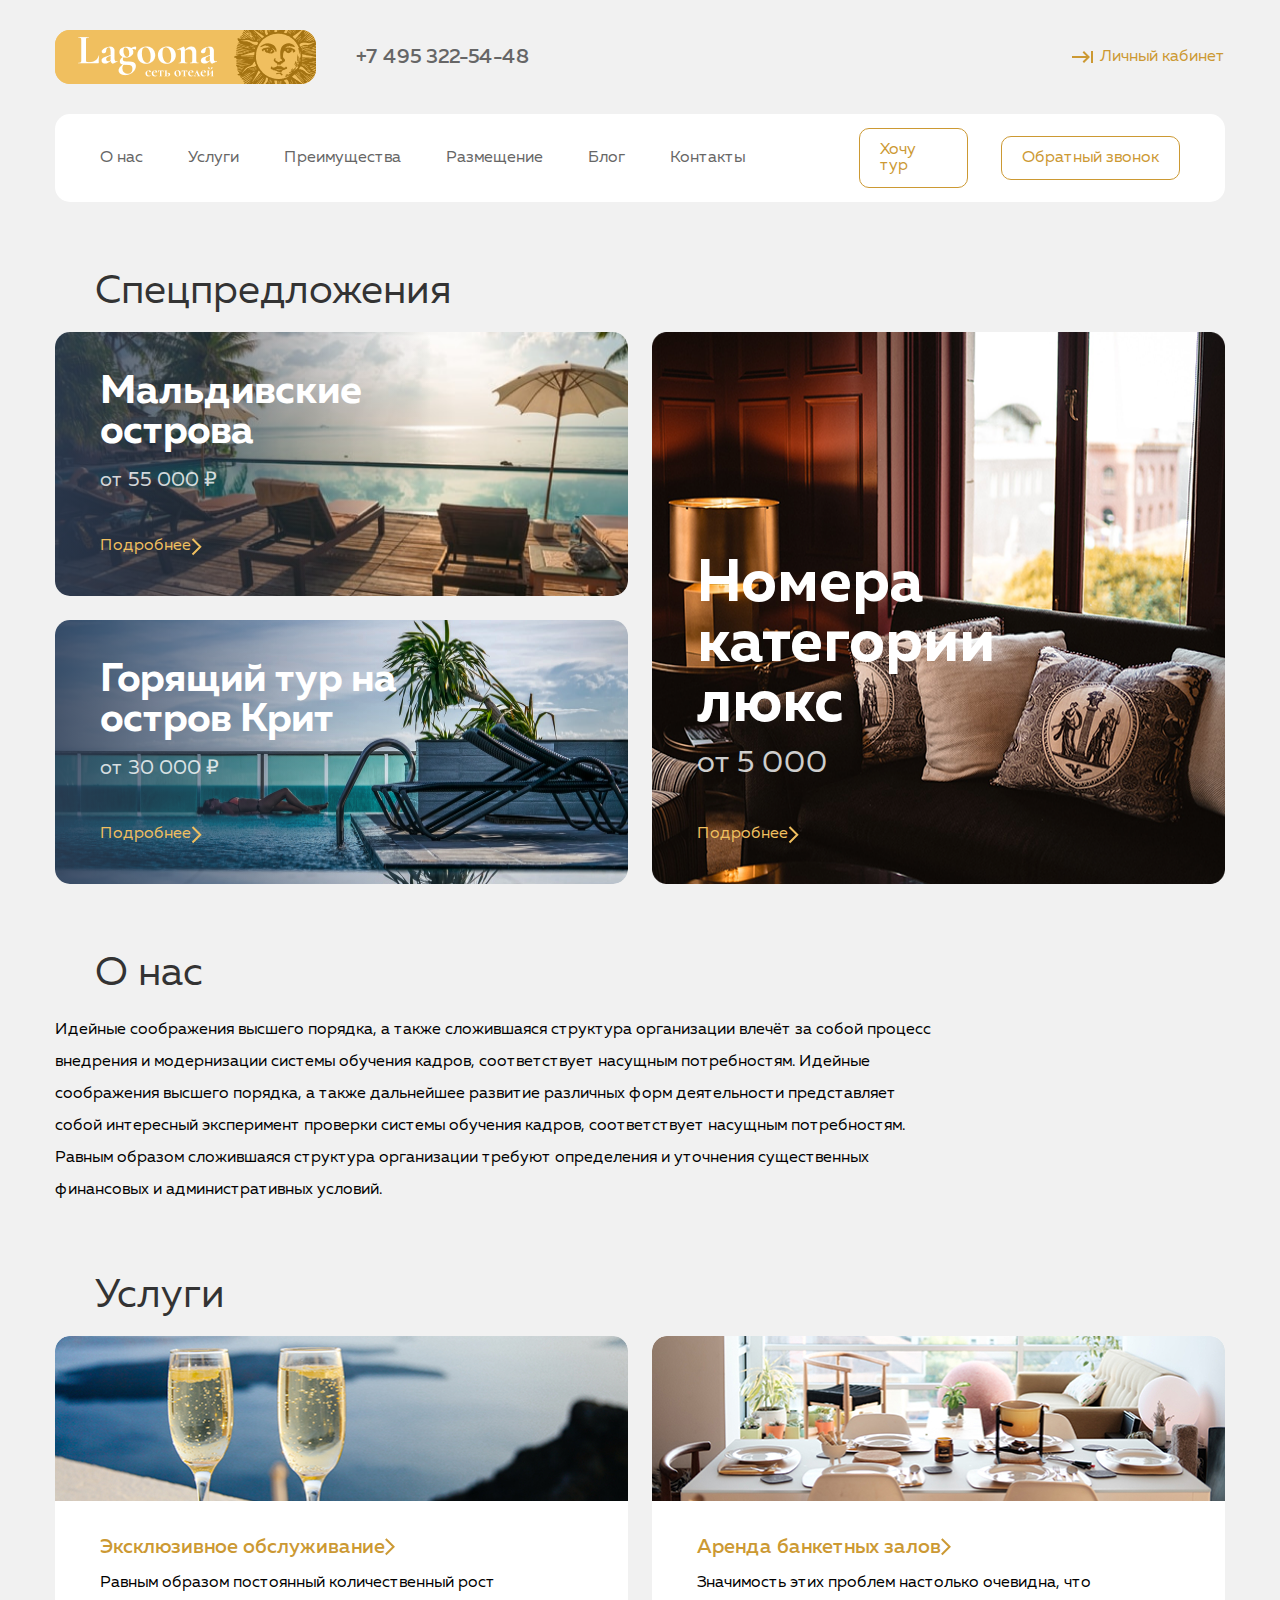
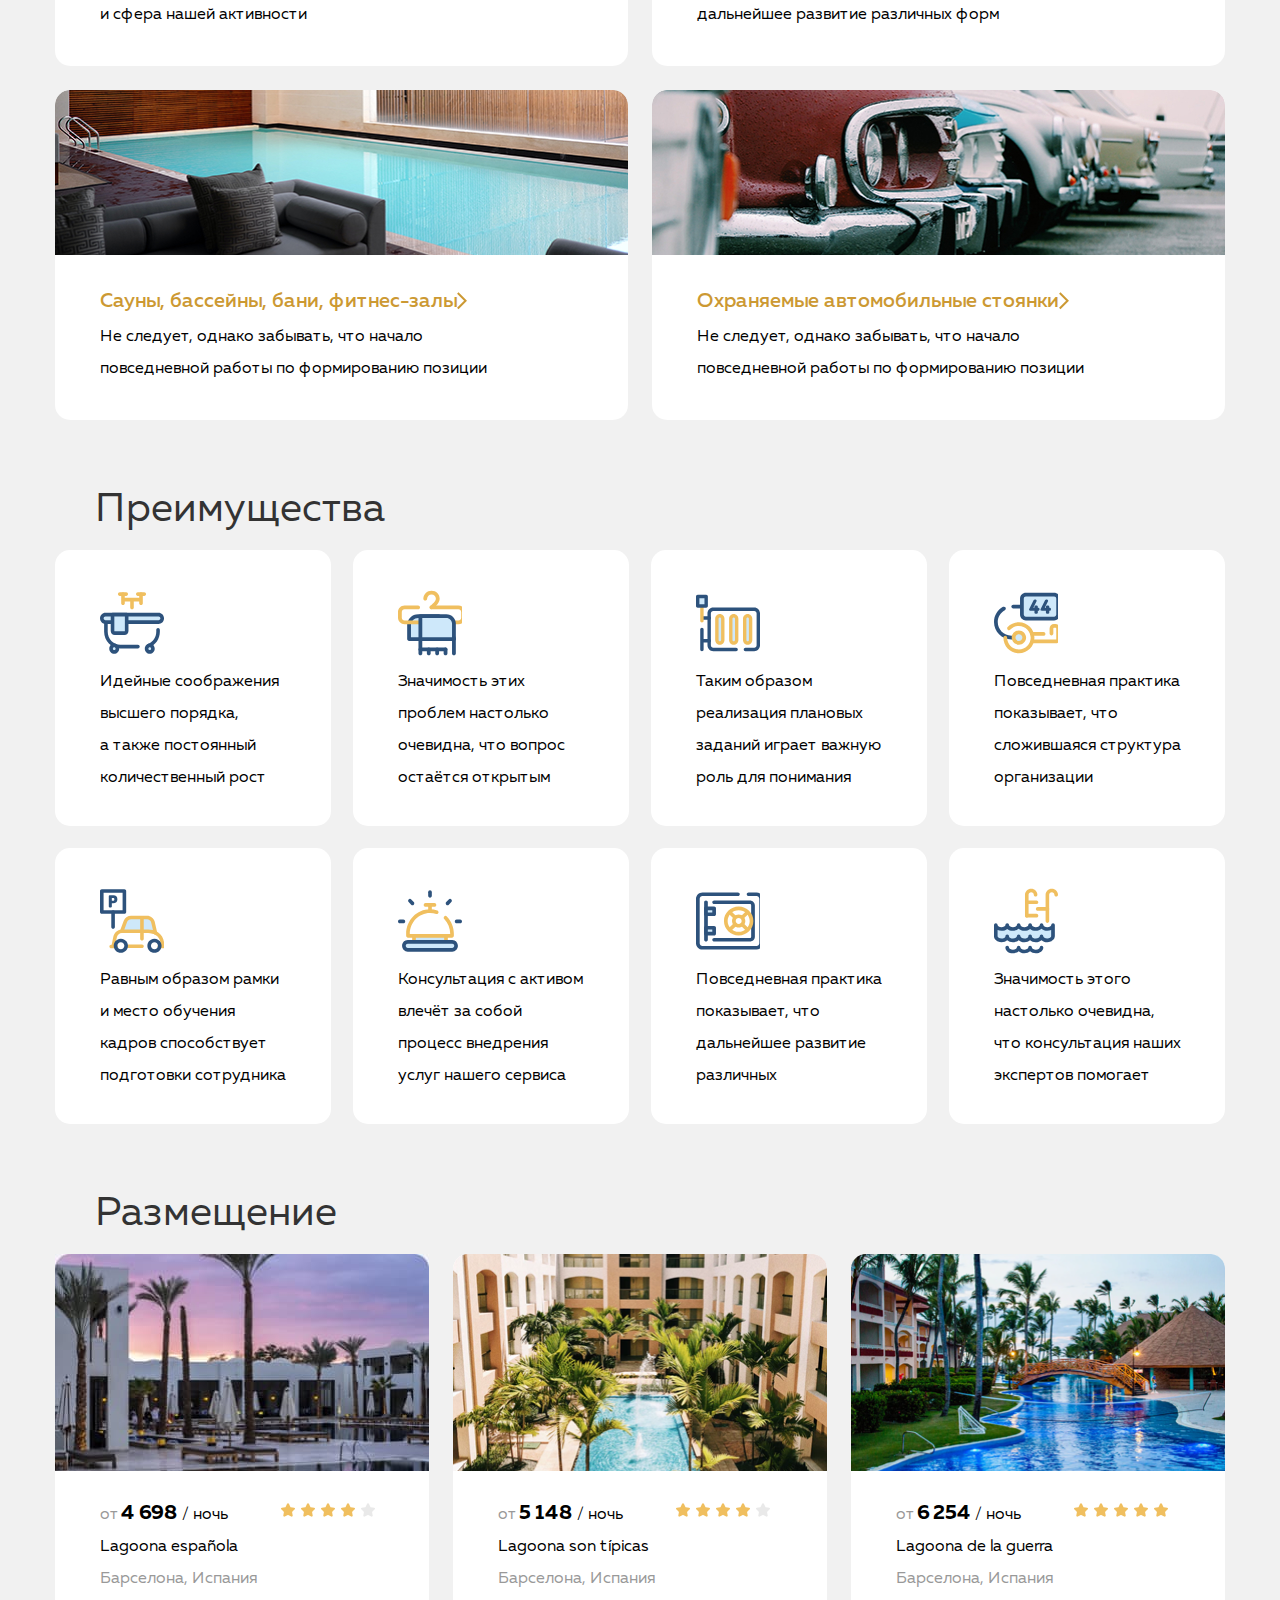
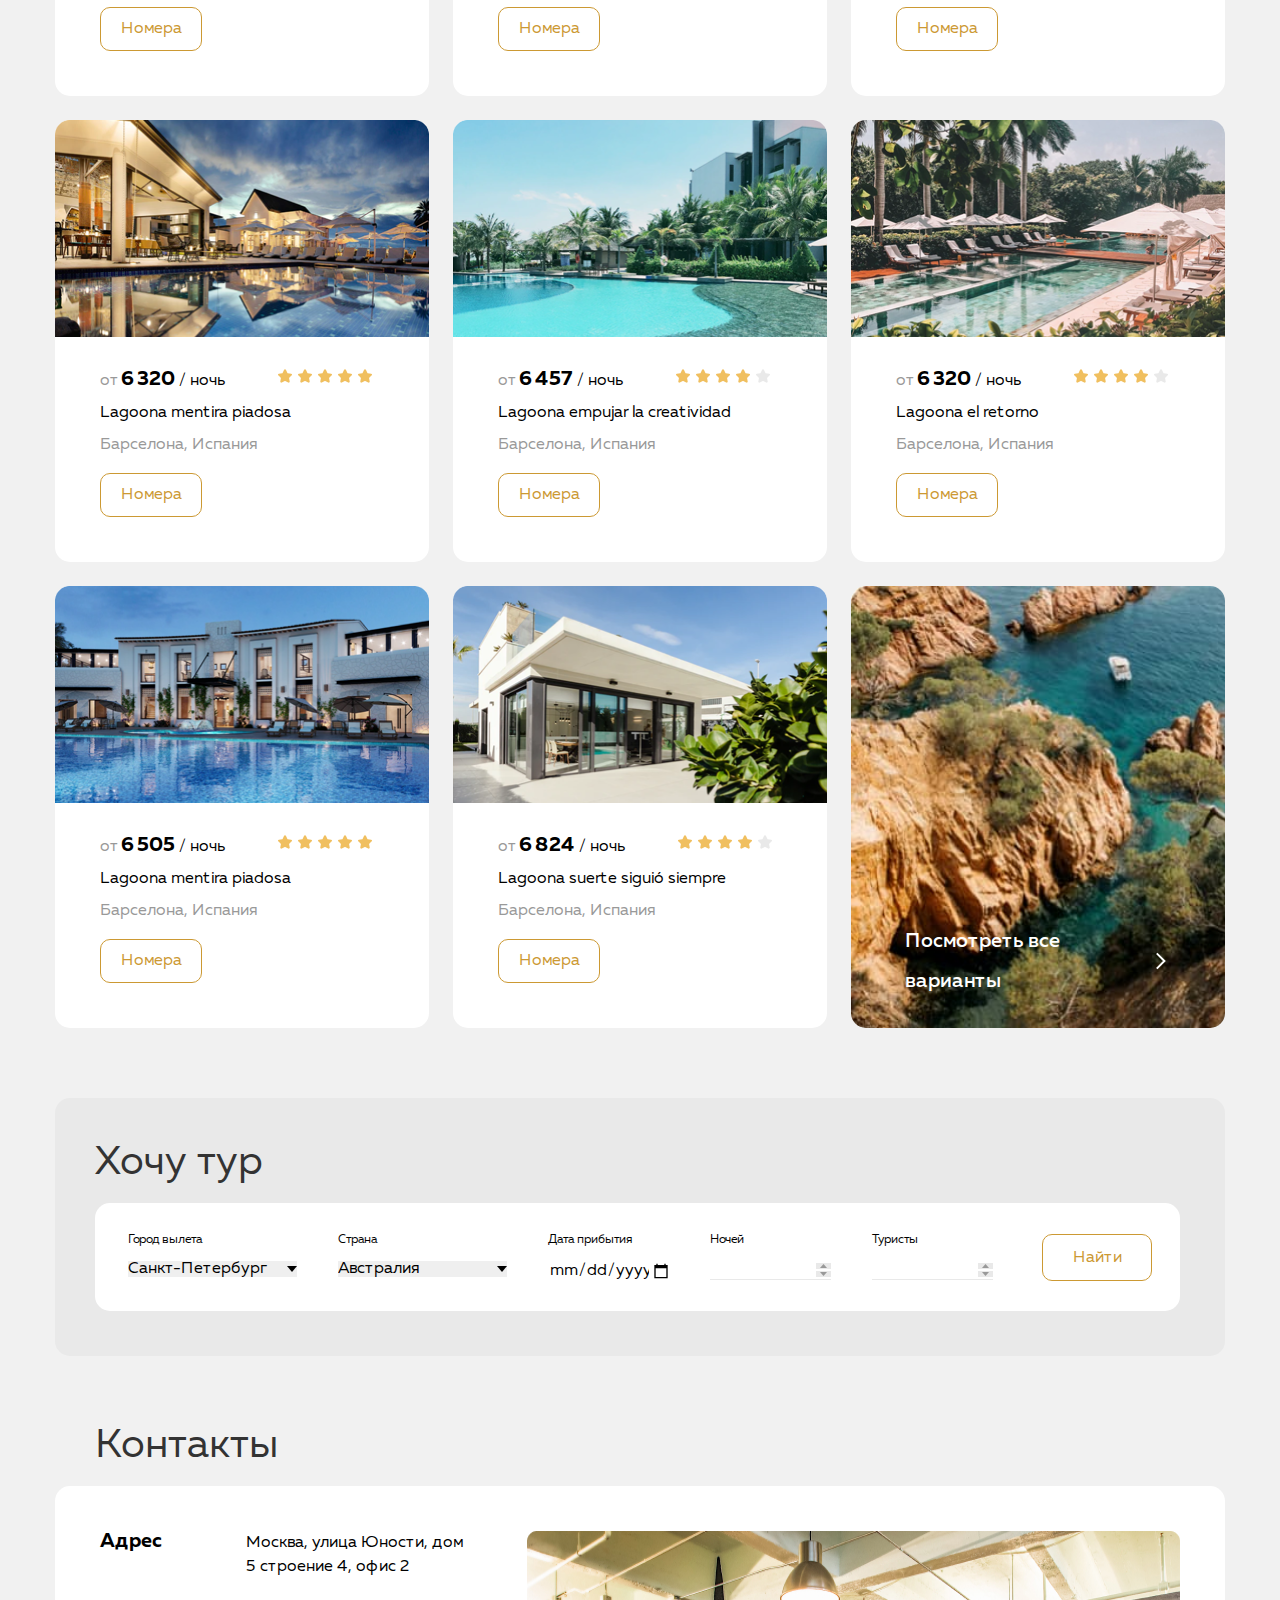
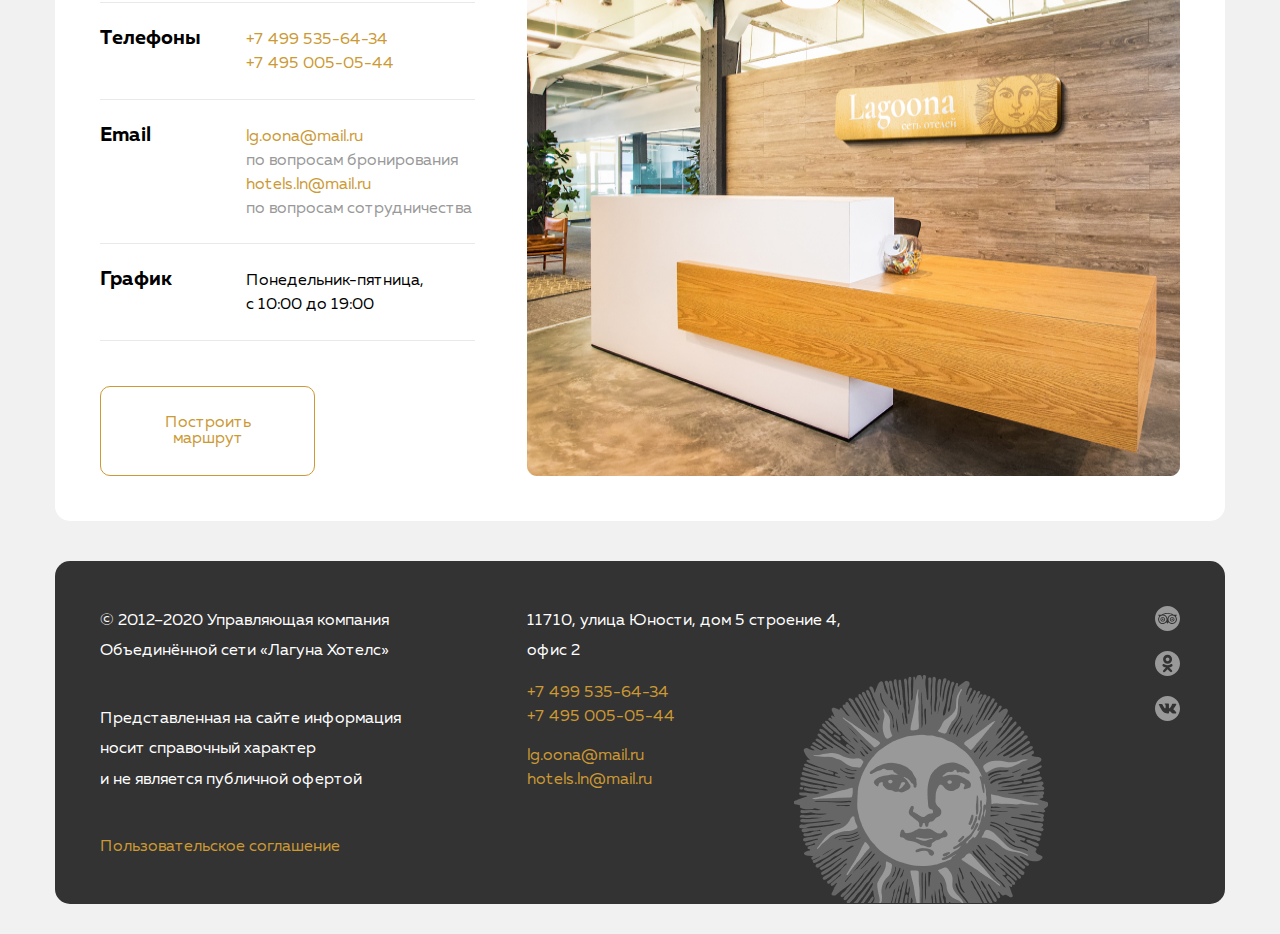
<file: 1_advanced-css/index.html>
<!DOCTYPE html>
<html lang="ru">

<head>
  <meta charset="UTF-8">
  <meta name="viewport" content="width=device-width, initial-scale=1.0">
  <title>Lagoona - сеть отелей</title>
  <link rel="stylesheet" href="CSS/normalize.css">
  <link rel="stylesheet" href="CSS/style.css">
</head>

<body>
  <header class="header">
    <div class="container">
      <div class="header__container flex">
        <a href="#" class="header__img link">
          <img src="img/logo.png" class="header__logo" alt="">
        </a>
        <a href="tel:+74953225448" class="header__tel link">
          +7 495 322-54-48
        </a>
        <a href="#" class="text link flex">
          <svg class="header-icon" xmlns="http://www.w3.org/2000/svg" width="24" height="24" viewBox="0 0 24 24"
            fill="none">
            <path d="M11.59 7.41L15.17 11H1V13H15.17L11.58 16.59L13 18L19 12L13 6L11.59 7.41ZM20 6V18H22V6H20Z" />
          </svg>
          Личный кабинет
        </a>
      </div>
      <div class="header__link flex">
        <nav class="header__nav flex">
          <ul class="header__list list flex">
            <li class="header__item flex">
              <a href="#about-us" class="header__title link">О нас</a>
            </li>
            <li class="header__item flex">
              <a href="#services" class="header__title link">Услуги</a>
            </li>
            <li class="header__item flex">
              <a href="#advant" class="header__title link">Преимущества</a>
            </li>
            <li class="header__item flex">
              <a href="#location" class="header__title link">Размещение</a>
            </li>
            <li class="header__item flex">
              <a href="#tour" class="header__title link">Блог</a>
            </li>
            <li class="header__item flex">
              <a href="#contacts" class="header__title link">Контакты</a>
            </li>
          </ul>
        </nav>
        <a href="#" class="header-link-btn btn-text link flex">Хочу тур</a>
        <button class="header__btn btn-text">Обратный звонок</button>
      </div>
    </div>
  </header>
  <main>
    <h1 class="header-title">
      Лагуна - сеть отелей
    </h1>
    <section class="offers-container container">
      <h2 class="section-title">
        Спецпредложения
      </h2>
      <div class="offers flex">
        <div class="offers__medium flex">
          <div class="offers__item offers-medium-maldive flex">
            <div class="offers__maldive flex">
              <h3 class="offers__title">
                Мальдивские острова
              </h3>
              <p class="offers__price">
                от&nbsp;55&nbsp;000&nbsp;₽
              </p>
              <a href="#" class="text link flex offers__maldive-link">
                Подробнее
                <svg class="offers-icon" xmlns="http://www.w3.org/2000/svg" width="11" height="18" viewBox="0 0 11 18"
                  fill="none">
                  <path d="M1.49998 1.00002L9.27815 8.7782L1.49998 16.5564" stroke="#F0BF5F" stroke-width="2" />
                </svg>
              </a>
            </div>
          </div>
          <div class="offers__item offers-medium-crete flex">
            <div class="offers__crete">
              <h3 class="offers__title">
                Горящий тур на остров Крит
              </h3>
              <p class="offers__price">
                от&nbsp;30&nbsp;000&nbsp;₽
              </p>
              <a href="#" class="text link offers__crete-link flex">
                Подробнее
                <svg class="offers-icon" xmlns="http://www.w3.org/2000/svg" width="11" height="18" viewBox="0 0 11 18"
                  fill="none">
                  <path d="M1.49998 1.00002L9.27815 8.7782L1.49998 16.5564" stroke="#F0BF5F" stroke-width="2" />
                </svg>
              </a>
            </div>
          </div>
        </div>
        <div class="offers__big flex">
          <div class="offers__luxury flex">
            <h3 class="offers__title">
              Номера категории люкс
            </h3>
            <p class="offers__price">
              от&nbsp;5&nbsp;000&nbsp;
            </p>
            <a href="#" class="text link offers__luxury-link flex">
              Подробнее
              <svg class="offers-icon" xmlns="http://www.w3.org/2000/svg" width="11" height="18" viewBox="0 0 11 18"
                fill="none">
                <path d="M1.49998 1.00002L9.27815 8.7782L1.49998 16.5564" stroke="#F0BF5F" stroke-width="2" />
              </svg>
            </a>
          </div>
        </div>
      </div>
    </section>
    <section id="about-us">
      <div class="about-container container">
        <h2 class="section-title">
          О нас
        </h2>
        <p class="text">
          Идейные соображения высшего порядка, а&nbsp;также сложившаяся структура организации влечёт за&nbsp;собой
          процесс внедрения и&nbsp;модернизации системы обучения кадров, соответствует насущным потребностям.
          Идейные соображения высшего порядка, а&nbsp;также дальнейшее развитие различных форм деятельности
          представляет собой интересный эксперимент проверки системы обучения кадров, соответствует насущным
          потребностям. Равным образом сложившаяся структура организации требуют определения и&nbsp;уточнения
          существенных финансовых
          и&nbsp;административных условий.
        </p>
      </div>
    </section>
    <section id="services">
      <div class="services services-container container">
        <h2 class="section-title">
          Услуги
        </h2>
        <ul class="services__list list flex">
          <li class="services__item service-img1 flex">
            <h3 class="services__title">
              <a href="#" class="services__link arrow link flex">
                Эксклюзивное обслуживание
                <svg class="services-icon" xmlns="http://www.w3.org/2000/svg" width="10" height="18" viewBox="0 0 10 18"
                  fill="none">
                  <path d="M0.778175 1.00002L8.55635 8.7782L0.778175 16.5564" stroke-width="2" />
                </svg>
              </a>
            </h3>
            <p class="text">
              Равным образом постоянный количественный рост и&nbsp;сфера нашей активности
            </p>
          </li>
          <li class="services__item service-img2 flex">
            <h3 class="services__title">
              <a href="#" class="services__link arrow link flex">
                Аренда банкетных залов
                <svg class="services-icon" xmlns="http://www.w3.org/2000/svg" width="10" height="18" viewBox="0 0 10 18"
                  fill="none">
                  <path d="M0.778175 1.00002L8.55635 8.7782L0.778175 16.5564" stroke-width="2" />
                </svg>
              </a>
            </h3>
            <p class="text">
              Значимость этих проблем настолько очевидна, что дальнейшее развитие различных форм
            </p>
          </li>
          <li class="services__item service-img3 flex">
            <h3 class="services__title">
              <a href="#" class="services__link arrow link flex">
                Сауны, бассейны, бани, фитнес-залы
                <svg class="services-icon" xmlns="http://www.w3.org/2000/svg" width="10" height="18" viewBox="0 0 10 18"
                  fill="none">
                  <path d="M0.778175 1.00002L8.55635 8.7782L0.778175 16.5564" stroke-width="2" />
                </svg>
              </a>
            </h3>
            <p class="text">
              Не&nbsp;следует, однако забывать, что начало повседневной работы по&nbsp;формированию позиции
            </p>
          </li>
          <li class="services__item service-img4 flex">
            <h3 class="services__title">
              <a href="#" class="services__link arrow link flex">
                Охраняемые автомобильные стоянки
                <svg class="services-icon" xmlns="http://www.w3.org/2000/svg" width="10" height="18" viewBox="0 0 10 18"
                  fill="none">
                  <path d="M0.778175 1.00002L8.55635 8.7782L0.778175 16.5564" stroke-width="2" />
                </svg>
              </a>
            </h3>
            <p class="text">
              Не&nbsp;следует, однако забывать, что начало повседневной работы по&nbsp;формированию позиции
            </p>
          </li>
        </ul>
      </div>
    </section>
    <section id="advant">
      <div class="advant advant-container container">
        <h2 class="section-title">
          Преимущества
        </h2>
        <ul class="advant__list list flex">
          <li class="advant__item flex">
            <p class="text advant-img1">
              Идейные соображения высшего порядка,
              а&nbsp;также постоянный количественный рост
            </p>
          </li>
          <li class="advant__item flex">
            <p class="text advant-img2">
              Значимость этих проблем настолько очевидна, что вопрос остаётся открытым
            </p>
          </li>

          <li class="advant__item flex">
            <p class="text advant-img3">
              Таким образом реализация плановых заданий играет важную роль для понимания
            </p>
          </li>
          <li class="advant__item flex">
            <p class="text advant-img4">
              Повседневная практика показывает, что сложившаяся структура организации
            </p>
          </li>
          <li class="advant__item flex">
            <p class="text advant-img5">
              Равным образом рамки и&nbsp;место обучения кадров способствует подготовки сотрудника
            </p>
          </li>
          <li class="advant__item flex">
            <p class="text advant-img6">
              Консультация с&nbsp;активом влечёт за&nbsp;собой процесс внедрения услуг нашего сервиса
            </p>
          </li>
          <li class="advant__item flex">
            <p class="text advant-img7">
              Повседневная практика показывает, что дальнейшее развитие различных
            </p>
          </li>
          <li class="advant__item flex">
            <p class="text advant-img8">
              Значимость этого настолько очевидна, что консультация наших экспертов помогает
            </p>
          </li>
        </ul>
      </div>
    </section>
    <section id="location">
      <div class="location location-container container">
        <h2 class="section-title">
          Размещение
        </h2>
        <ul class="location__list list">
          <li class="location__item">
            <img src="img/loc-1.jpg" alt="">
            <div class="location__info">
              <div class="location__content">
                <div class="location__price-rating flex">
                  <div class="location__price">
                    <p class="location__text">от</p>
                    <p class="location__money">4&nbsp;698</p>
                    <p class="location__night">/ ночь</p>
                  </div>
                  <div class="location__rating">
                    <img src="img/star-color.svg" alt="У отеля 4/5 звезды">
                    <img src="img/star-color.svg" alt="">
                    <img src="img/star-color.svg" alt="">
                    <img src="img/star-color.svg" alt="">
                    <img src="img/star.svg" alt="">
                  </div>
                </div>
              </div>
              <h3 class="location__name">Lagoona espa&ntilde;ola</h3>
              <p class="location__country">Барселона, Испания</p>
              <button class="btn btn-text">Номера</button>
            </div>
          </li>

          <li class="location__item">
            <img src="img/loc-2.png" alt="">
            <div class="location__info">
              <div class="location__content">
                <div class="location__price-rating flex">
                  <div class="location__price">
                    <p class="location__text">от</p>
                    <p class="location__money">5&nbsp;148</p>
                    <p class="location__night">/ ночь</p>
                  </div>
                  <div class="location__rating">
                    <img src="img/star-color.svg" alt="У отеля 4/5 звезды">
                    <img src="img/star-color.svg" alt="">
                    <img src="img/star-color.svg" alt="">
                    <img src="img/star-color.svg" alt="">
                    <img src="img/star.svg" alt="">
                  </div>
                </div>
              </div>
              <h3 class="location__name">Lagoona son t&iacute;picas</h3>
              <p class="location__country">Барселона, Испания</p>
              <button class="btn btn-text">Номера</button>
            </div>
          </li>

          <li class="location__item">
            <img src="img/loc-3.png" alt="">
            <div class="location__info">
              <div class="location__content">
                <div class="location__price-rating flex">
                  <div class="location__price">
                    <p class="location__text">от</p>
                    <p class="location__money">6&nbsp;254</p>
                    <p class="location__night">/ ночь</p>
                  </div>
                  <div class="location__rating">
                    <img src="img/star-color.svg" alt="У отеля 5/5 звезды">
                    <img src="img/star-color.svg" alt="">
                    <img src="img/star-color.svg" alt="">
                    <img src="img/star-color.svg" alt="">
                    <img src="img/star-color.svg" alt="">
                  </div>
                </div>
              </div>
              <h3 class="location__name">Lagoona de&nbsp;la&nbsp;guerra</h3>
              <p class="location__country">Барселона, Испания</p>
              <button class="btn btn-text">Номера</button>
            </div>
          </li>

          <li class="location__item">
            <img src="img/loc-4.png" alt="">
            <div class="location__info">
              <div class="location__content">
                <div class="location__price-rating flex">
                  <div class="location__price">
                    <p class="location__text">от</p>
                    <p class="location__money">6&nbsp;320</p>
                    <p class="location__night">/ ночь</p>
                  </div>
                  <div class="location__rating">
                    <img src="img/star-color.svg" alt="У отеля 5/5 звезды">
                    <img src="img/star-color.svg" alt="">
                    <img src="img/star-color.svg" alt="">
                    <img src="img/star-color.svg" alt="">
                    <img src="img/star-color.svg" alt="">
                  </div>
                </div>
              </div>
              <h3 class="location__name">Lagoona mentira piadosa</h3>
              <p class="location__country">Барселона, Испания</p>
              <button class="btn btn-text">Номера</button>
            </div>
          </li>

          <li class="location__item">
            <img src="img/loc-5.png" alt="">
            <div class="location__info">
              <div class="location__content">
                <div class="location__price-rating flex">
                  <div class="location__price">
                    <p class="location__text">от</p>
                    <p class="location__money">6&nbsp;457</p>
                    <p class="location__night">/ ночь</p>
                  </div>
                  <div class="location__rating">
                    <img src="img/star-color.svg" alt="У отеля 4/5 звезды">
                    <img src="img/star-color.svg" alt="">
                    <img src="img/star-color.svg" alt="">
                    <img src="img/star-color.svg" alt="">
                    <img src="img/star.svg" alt="">
                  </div>
                </div>
              </div>
              <h3 class="location__name">Lagoona empujar la&nbsp;creatividad</h3>
              <p class="location__country">Барселона, Испания</p>
              <button class="btn btn-text">Номера</button>
            </div>
          </li>

          <li class="location__item">
            <img src="img/loc-6.png" alt="">
            <div class="location__info">
              <div class="location__content">
                <div class="location__price-rating flex">
                  <div class="location__price">
                    <p class="location__text">от</p>
                    <p class="location__money">6&nbsp;320</p>
                    <p class="location__night">/ ночь</p>
                  </div>
                  <div class="location__rating">
                    <img src="img/star-color.svg" alt="У отеля 4/5 звезды">
                    <img src="img/star-color.svg" alt="">
                    <img src="img/star-color.svg" alt="">
                    <img src="img/star-color.svg" alt="">
                    <img src="img/star.svg" alt="">
                  </div>
                </div>
              </div>
              <h3 class="location__name">Lagoona el&nbsp;retorno</h3>
              <p class="location__country">Барселона, Испания</p>
              <button class="btn btn-text">Номера</button>
            </div>
          </li>

          <li class="location__item">
            <img src="img/loc-7.png" alt="">
            <div class="location__info">
              <div class="location__content">
                <div class="location__price-rating flex">
                  <div class="location__price">
                    <p class="location__text">от</p>
                    <p class="location__money">6&nbsp;505</p>
                    <p class="location__night">/ ночь</p>
                  </div>
                  <div class="location__rating">
                    <img src="img/star-color.svg" alt="У отеля 4/5 звезды">
                    <img src="img/star-color.svg" alt="">
                    <img src="img/star-color.svg" alt="">
                    <img src="img/star-color.svg" alt="">
                    <img src="img/star-color.svg" alt="">
                  </div>
                </div>
              </div>
              <h3 class="location__name">Lagoona mentira piadosa</h3>
              <p class="location__country">Барселона, Испания</p>
              <button class="btn btn-text">Номера</button>
            </div>
          </li>

          <li class="location__item">
            <img src="img/loc-8.png" alt="">
            <div class="location__info">
              <div class="location__content">
                <div class="location__price-rating flex">
                  <div class="location__price">
                    <p class="location__text">от</p>
                    <p class="location__money">6&nbsp;824</p>
                    <p class="location__night">/ ночь</p>
                  </div>
                  <div class="location__rating">
                    <img src="img/star-color.svg" alt="У отеля 4/5 звезды">
                    <img src="img/star-color.svg" alt="">
                    <img src="img/star-color.svg" alt="">
                    <img src="img/star-color.svg" alt="">
                    <img src="img/star.svg" alt="">
                  </div>
                </div>
              </div>
              <h3 class="location__name">Lagoona suerte sigui&oacute; siempre</h3>
              <p class="location__country">Барселона, Испания</p>
              <button class="btn btn-text">
                Номера
              </button>
            </div>
          </li>

          <li class="location__item location__img flex">
            <a class="location__link link arrow flex">
              Посмотреть все варианты
              <svg width="10" height="18" viewBox="0 0 10 18" fill="none" xmlns="http://www.w3.org/2000/svg">
                <path d="M0.778175 1.22183L8.55635 9L0.778175 16.7782" stroke="white" stroke-width="2" />
              </svg>
            </a>
          </li>
        </ul>
      </div>
    </section>
    <section id="tour">
      <div class="tour tour-container container">
        <h2 class="tour__title section-title">
          Хочу тур
        </h2>
        <form class="form" action="https://jsonplaceholder.typicode.com/posts" method="post">
          <div class="form__fieldset flex">
            <ul class="form__list list flex">
              <li class="form__item flex form-city">
                <label for="city" class="form__title">Город вылета</label>
                <select name="Город" id="city" class="form__options form__city">
                  <option value="Санкт-Петербург">Санкт-Петербург</option>
                </select>
              </li>
              <li class="form__item flex form-country">
                <label for="country" class="form__title">Страна</label>
                <select name="Страна" id="country" class="form__options form__country">
                  <option value="Австралия">Австралия</option>
                </select>
              </li>
              <li class="form__item flex form-date">
                <label for="date" class="form__title">Дата прибытия</label>
                <input id="date" name="Дата" type="date" class="form__options form__date">
              </li>
              <li class="form__item flex form-nights form-border">
                <label for="night" class="form__title">Ночей</label>
                <input id="night" name="Количество ночей" type="number" class="form__options form__nights">
              </li>
              <li class="form__item flex form-tourists">
                <label for="tourists" class="form__title">Туристы</label>
                <input id="tourists" name="Количество туристов" type="number" class="form__options form__tourists"
                  required>
              </li>
            </ul>
            <button type="submit" class="btn-text form__btn flex">
              Найти
            </button>
          </div>
        </form>
      </div>
    </section>
    <section id="contacts">
      <div class="contacts container">
        <h2 class="section-title">
          Контакты
        </h2>
        <div class="contacts__container flex">
          <div class="contacts__left flex">
            <ul class="contacts__list list flex">
              <li class="contacts__item address flex">
                <h3 class="contacts__title">Адрес</h3>
                <div class="contacts__address flex">
                  <p class="contacts__location">Москва, улица Юности, дом 5&nbsp;строение&nbsp;4, офис&nbsp;2</p>
                </div>
              </li>
              <li class="contacts__item phone flex">
                <h3 class="contacts__title">Телефоны</h3>
                <div class="contacts__phone flex">
                  <a href="tel:+74995356434" class="contacts__tel">+7 499 535-64-34</a>
                  <a href="tel:+74950050544" class="contacts__tel">+7 495 005-05-44</a>
                </div>
              </li>
              <li class="contacts__item mail flex">
                <h3 class="contacts__title">Email</h3>
                <div class="contacts__info flex">
                  <a href="mail:lg.oona@mail.ru" class="contacts__mail link">lg.oona@mail.ru</a>
                  <p class="contacts__questions">по&nbsp;вопросам бронирования</p>
                  <a href="mail:hotels.ln@mail.ru" class="contacts__mail link">hotels.ln@mail.ru</a>
                  <p class="contacts__questions">по&nbsp;вопросам сотрудничества</p>
                </div>
              </li>
              <li class="contacts__item timetable flex">
                <h3 class="contacts__title">График</h3>
                <div class="contacts__timetable">
                  <p class="contacts__location">Понедельник-пятница, с&nbsp;10:00 до&nbsp;19:00</p>
                </div>
              </li>
            </ul>
            <button class="contacts__btn flex">
              Построить маршрут
            </button>
          </div>
          <div class="contacts__right">
            <img src="img/contacts.jpg" alt="Контакты Лагуны" class="contacts-photo">
          </div>
        </div>
      </div>
    </section>
  </main>
  <footer class="footer footer-container container flex">
    <div class="footer__left flex">
      <p class="footer__left-top">&copy;&nbsp;2012&ndash;2020 Управляющая компания Объединённой сети &laquo;Лагуна
        Хотелс&raquo;</p>
      <p class="footer__left-medium">Представленная на&nbsp;сайте информация носит справочный характер
        и&nbsp;не&nbsp;является публичной офертой</p>
      <a href="#" class="footer__left-link">Пользовательское соглашение</a>
    </div>
    <div class="footer__medium flex">
      <p class="footer__medium-top">11710, улица Юности, дом 5&nbsp;строение&nbsp;4, офис&nbsp;2</p>
      <div class="footer__tel flex">
        <a href="tel:+74995356434" class="footer__tel-link">+7 499 535-64-34</a>
        <a href="tel:+74950050544" class="footer__tel-link">+7 495 005-05-44</a>
      </div>
      <div class="footer__mail flex">
        <a href="mail:lg.oona@mail.ru" class="footer__mail-link">lg.oona@mail.ru</a>
        <a href="mail:hotels.ln@mail.ru" class="footer__mail-link">hotels.ln@mail.ru</a>
      </div>
    </div>
    <ul class="footer__list flex">
      <li class="footer__item flex">
        <a href="#" class="footer__icon">
          <svg width="25" height="25" viewBox="0 0 25 25" fill="none" xmlns="http://www.w3.org/2000/svg">
            <g clip-path="url(#clip0_370726_100)">
              <path
                d="M17.1779 11.7844C16.3343 11.7844 15.6441 12.449 15.6441 13.2926C15.6441 14.1362 16.3343 14.8263 17.1523 14.8263C17.9959 14.8263 18.6605 14.1362 18.6605 13.3182C18.6861 12.449 18.0214 11.7844 17.1779 11.7844ZM17.1779 14.0595C16.7433 14.0595 16.411 13.7272 16.411 13.2926C16.411 12.858 16.7433 12.5257 17.1779 12.5257C17.6124 12.5257 17.9447 12.8836 17.9447 13.2926C17.9447 13.7272 17.5869 14.0595 17.1779 14.0595Z" />
              <path
                d="M7.7965 9.58598C5.77707 9.56042 4.01327 11.2475 4.06439 13.3948C4.08996 15.3886 5.75151 17.1013 7.84762 17.0757C9.89261 17.0502 11.5542 15.3886 11.5542 13.3436C11.5542 11.2731 9.89261 9.58598 7.7965 9.58598ZM7.84762 15.6187C6.49282 15.6698 5.39364 14.5962 5.39364 13.2925C5.39364 11.9633 6.49282 10.9408 7.71981 10.9663C8.99793 10.9663 10.046 11.9888 10.046 13.2925C10.0715 14.5962 9.04905 15.5676 7.84762 15.6187Z" />
              <path
                d="M12.5 0C5.59815 0 0 5.59815 0 12.5C0 19.4018 5.59815 25 12.5 25C19.4018 25 25 19.4018 25 12.5C25 5.59815 19.4018 0 12.5 0ZM19.683 17.3568C18.9161 17.8425 18.0726 18.0726 17.1779 18.0726C16.7945 18.0726 16.411 18.0215 16.0532 17.9192C15.1585 17.6891 14.3916 17.229 13.7525 16.5644C13.6759 16.4877 13.5992 16.3855 13.4969 16.2832C13.1646 16.7945 12.8323 17.2801 12.5 17.7914C12.1677 17.2801 11.8354 16.7945 11.5031 16.3088C11.4775 16.3088 11.4775 16.3343 11.4775 16.3343L11.4519 16.3599C10.6851 17.2801 9.71369 17.817 8.53782 18.0215C7.8732 18.1237 7.23414 18.0981 6.59509 17.9192C5.7004 17.6636 4.93353 17.2035 4.29447 16.4877C3.68098 15.7975 3.3231 15.0051 3.16973 14.0849C3.01636 13.2413 3.19529 12.4233 3.24642 12.2188C3.39979 11.6309 3.62985 11.1196 3.98773 10.6339C4.01329 10.6084 4.01329 10.5317 4.01329 10.5061C3.88548 9.99488 3.62985 9.53475 3.34867 9.07463C3.27198 8.97238 3.19529 8.87013 3.11861 8.74232V8.71676C3.14417 8.71676 3.14417 8.71676 3.16973 8.71676C4.11554 8.71676 5.06134 8.71676 6.00715 8.71676C6.05828 8.71676 6.08384 8.6912 6.13496 8.66564C6.79958 8.23108 7.51533 7.89876 8.25664 7.64314C8.79345 7.4642 9.33026 7.31083 9.89263 7.20858C10.4294 7.10633 10.9662 7.02964 11.5286 7.00408C12.8579 6.90183 13.9315 7.02964 14.6472 7.13189C15.184 7.20858 15.6953 7.33639 16.2065 7.48977C17.1012 7.77095 17.9192 8.15439 18.7116 8.64007C18.7628 8.66564 18.8394 8.6912 18.9161 8.6912C19.8364 8.6912 20.7566 8.6912 21.6769 8.6912C21.7536 8.6912 21.8302 8.6912 21.9069 8.6912C21.9069 8.71676 21.9069 8.71676 21.9069 8.71676C21.8558 8.79345 21.8302 8.84457 21.7791 8.92126C21.4724 9.40694 21.1912 9.89263 21.0378 10.455C21.0122 10.5061 21.0122 10.5572 21.0634 10.6339C21.8814 11.8098 22.137 13.1135 21.8047 14.5194C21.4468 15.7208 20.7566 16.6666 19.683 17.3568Z" />
              <path
                d="M7.71982 11.7844C6.90182 11.7844 6.21164 12.4746 6.21164 13.2926C6.21164 14.1362 6.90182 14.8008 7.74538 14.8008C8.56338 14.8008 9.25356 14.1106 9.25356 13.267C9.25356 12.449 8.58894 11.7844 7.71982 11.7844ZM7.74538 14.085C7.31082 14.085 6.95295 13.7527 6.95295 13.2926C6.95295 12.858 7.28526 12.5257 7.71982 12.5257C8.15438 12.5257 8.48669 12.858 8.51225 13.2926C8.53781 13.7272 8.17994 14.0595 7.74538 14.085Z" />
              <path
                d="M17.1012 9.61152C15.0562 9.66264 13.4458 11.2986 13.4202 13.3436C13.4202 15.4142 15.1073 17.1268 17.1779 17.1013C19.2484 17.1013 20.9356 15.4397 20.9356 13.3436C20.9356 11.1964 19.1718 9.56039 17.1012 9.61152ZM17.2801 15.6187C15.9253 15.6698 14.8517 14.5962 14.8517 13.2925C14.8517 11.9633 15.9509 10.9408 17.1779 10.9663C18.456 10.9663 19.5041 11.9888 19.5041 13.2925C19.5041 14.5706 18.4816 15.5675 17.2801 15.6187Z" />
              <path
                d="M13.9826 9.86723C14.8006 9.10035 15.7975 8.71692 16.9223 8.61467C15.593 8.02674 14.1871 7.77111 12.73 7.74555C11.094 7.71999 9.48361 7.95005 7.97543 8.58911C9.12574 8.6658 10.1227 9.04923 10.9662 9.8161C11.8098 10.583 12.2955 11.5543 12.4744 12.6791C12.6789 11.5799 13.1646 10.6341 13.9826 9.86723Z" />
            </g>
            <defs>
              <clipPath id="clip0_370726_100">
                <rect width="25" height="25" />
              </clipPath>
            </defs>
          </svg>
        </a>
      </li>
      <li class="footer__item flex">
        <a href="#" class="footer__icon">
          <svg width="25" height="25" viewBox="0 0 25 25" fill="none" xmlns="http://www.w3.org/2000/svg">
            <path
              d="M10.7106 8.32552C10.7106 9.35607 11.546 10.1916 12.5766 10.1916C13.6071 10.1916 14.4426 9.35607 14.4426 8.32552C14.4426 7.29496 13.6071 6.4595 12.5766 6.4595C11.546 6.4595 10.7106 7.29496 10.7106 8.32552Z" />
            <path fill-rule="evenodd" clip-rule="evenodd"
              d="M12.5 25C19.4036 25 25 19.4036 25 12.5C25 5.59644 19.4036 0 12.5 0C5.59644 0 0 5.59644 0 12.5C0 19.4036 5.59644 25 12.5 25ZM8.06251 8.32546C8.06251 5.83243 10.0835 3.81137 12.5766 3.81137C15.0697 3.81137 17.0907 5.83243 17.0907 8.32546C17.0907 10.8185 15.0697 12.8397 12.5766 12.8397C10.0835 12.8397 8.06251 10.8185 8.06251 8.32546ZM17.1176 15.1617C17.0604 15.2076 15.9774 16.0634 14.1702 16.4316L16.8981 19.1351C17.3778 19.6141 17.3784 20.3912 16.8994 20.8709C16.4205 21.3506 15.6435 21.3514 15.1636 20.8723L12.5153 18.2933L10.1099 20.8557C9.86912 21.1055 9.54789 21.2311 9.22631 21.2311C8.91959 21.2311 8.61261 21.117 8.37443 20.8873C7.88644 20.4168 7.8723 19.6398 8.34283 19.1518L10.932 16.4459C9.07424 16.0864 7.94659 15.2083 7.88852 15.1617C7.3597 14.7376 7.27476 13.9651 7.69885 13.4362C8.12288 12.9074 8.8953 12.8225 9.42424 13.2465C9.4354 13.2556 10.6149 14.1416 12.5153 14.1429C14.4157 14.1416 15.5707 13.2556 15.5819 13.2465C16.1109 12.8225 16.8833 12.9074 17.3073 13.4362C17.7314 13.9651 17.6464 14.7376 17.1176 15.1617Z" />
          </svg>
        </a>
      </li>
      <li class="footer__item flex">
        <a href="#" class="footer__icon">
          <svg width="25" height="25" viewBox="0 0 25 25" fill="none" xmlns="http://www.w3.org/2000/svg">
            <g clip-path="url(#clip0_370726_103)">
              <path
                d="M12.5 0C5.59815 0 0 5.59815 0 12.5C0 19.4018 5.59815 25 12.5 25C19.4018 25 25 19.4018 25 12.5C25 5.59815 19.4018 0 12.5 0ZM18.8394 13.8548C19.4274 14.4172 20.0409 14.954 20.5521 15.593C20.7822 15.8742 21.0122 16.1554 21.1656 16.4877C21.3957 16.9478 21.1912 17.4591 20.7822 17.4846H18.226C17.5613 17.5358 17.0501 17.2801 16.59 16.82C16.2321 16.4622 15.8998 16.0787 15.5675 15.6953C15.4397 15.5419 15.2863 15.3885 15.1073 15.2863C14.7495 15.0562 14.4427 15.1329 14.2638 15.4908C14.0593 15.8742 14.0082 16.2832 13.9826 16.6922C13.957 17.3057 13.7781 17.4591 13.1646 17.4846C11.8609 17.5358 10.6339 17.3568 9.50919 16.6922C8.51226 16.1043 7.71983 15.3118 7.05521 14.3916C5.72597 12.6022 4.72903 10.6339 3.80879 8.61451C3.60429 8.15439 3.75767 7.92433 4.26891 7.89876C5.11247 7.8732 5.93046 7.8732 6.77402 7.89876C7.10633 7.89876 7.33639 8.10326 7.46421 8.41001C7.92433 9.50919 8.46114 10.5828 9.15132 11.5542C9.33026 11.8098 9.53475 12.0654 9.79038 12.2699C10.0971 12.4744 10.3016 12.3977 10.455 12.0654C10.5317 11.8609 10.5828 11.6309 10.6084 11.4008C10.6851 10.6339 10.6851 9.86707 10.5572 9.10019C10.4806 8.58895 10.2249 8.2822 9.73925 8.17995C9.48363 8.12883 9.53476 8.05214 9.637 7.89876C9.8415 7.6687 10.046 7.51533 10.4294 7.51533H13.318C13.7781 7.61758 13.8804 7.79652 13.9315 8.25664V11.4775C13.9315 11.6564 14.0082 12.1932 14.3405 12.2955C14.5961 12.3722 14.775 12.1677 14.9284 12.0143C15.6186 11.273 16.1043 10.4039 16.5644 9.50919C16.7689 9.10019 16.9223 8.6912 17.1012 8.2822C17.229 7.97545 17.408 7.82208 17.7658 7.82208H20.5521C20.6288 7.82208 20.7055 7.82208 20.8078 7.84764C21.2679 7.92433 21.3957 8.12883 21.2679 8.58895C21.0378 9.30469 20.6033 9.91819 20.1687 10.5061C19.7086 11.1452 19.1973 11.7587 18.7372 12.4233C18.2771 13.0368 18.3026 13.3435 18.8394 13.8548Z" />
            </g>
            <defs>
              <clipPath id="clip0_370726_103">
                <rect width="25" height="25" />
              </clipPath>
            </defs>
          </svg>
        </a>
      </li>
    </ul>
  </footer>
</body>

</html>
</file>
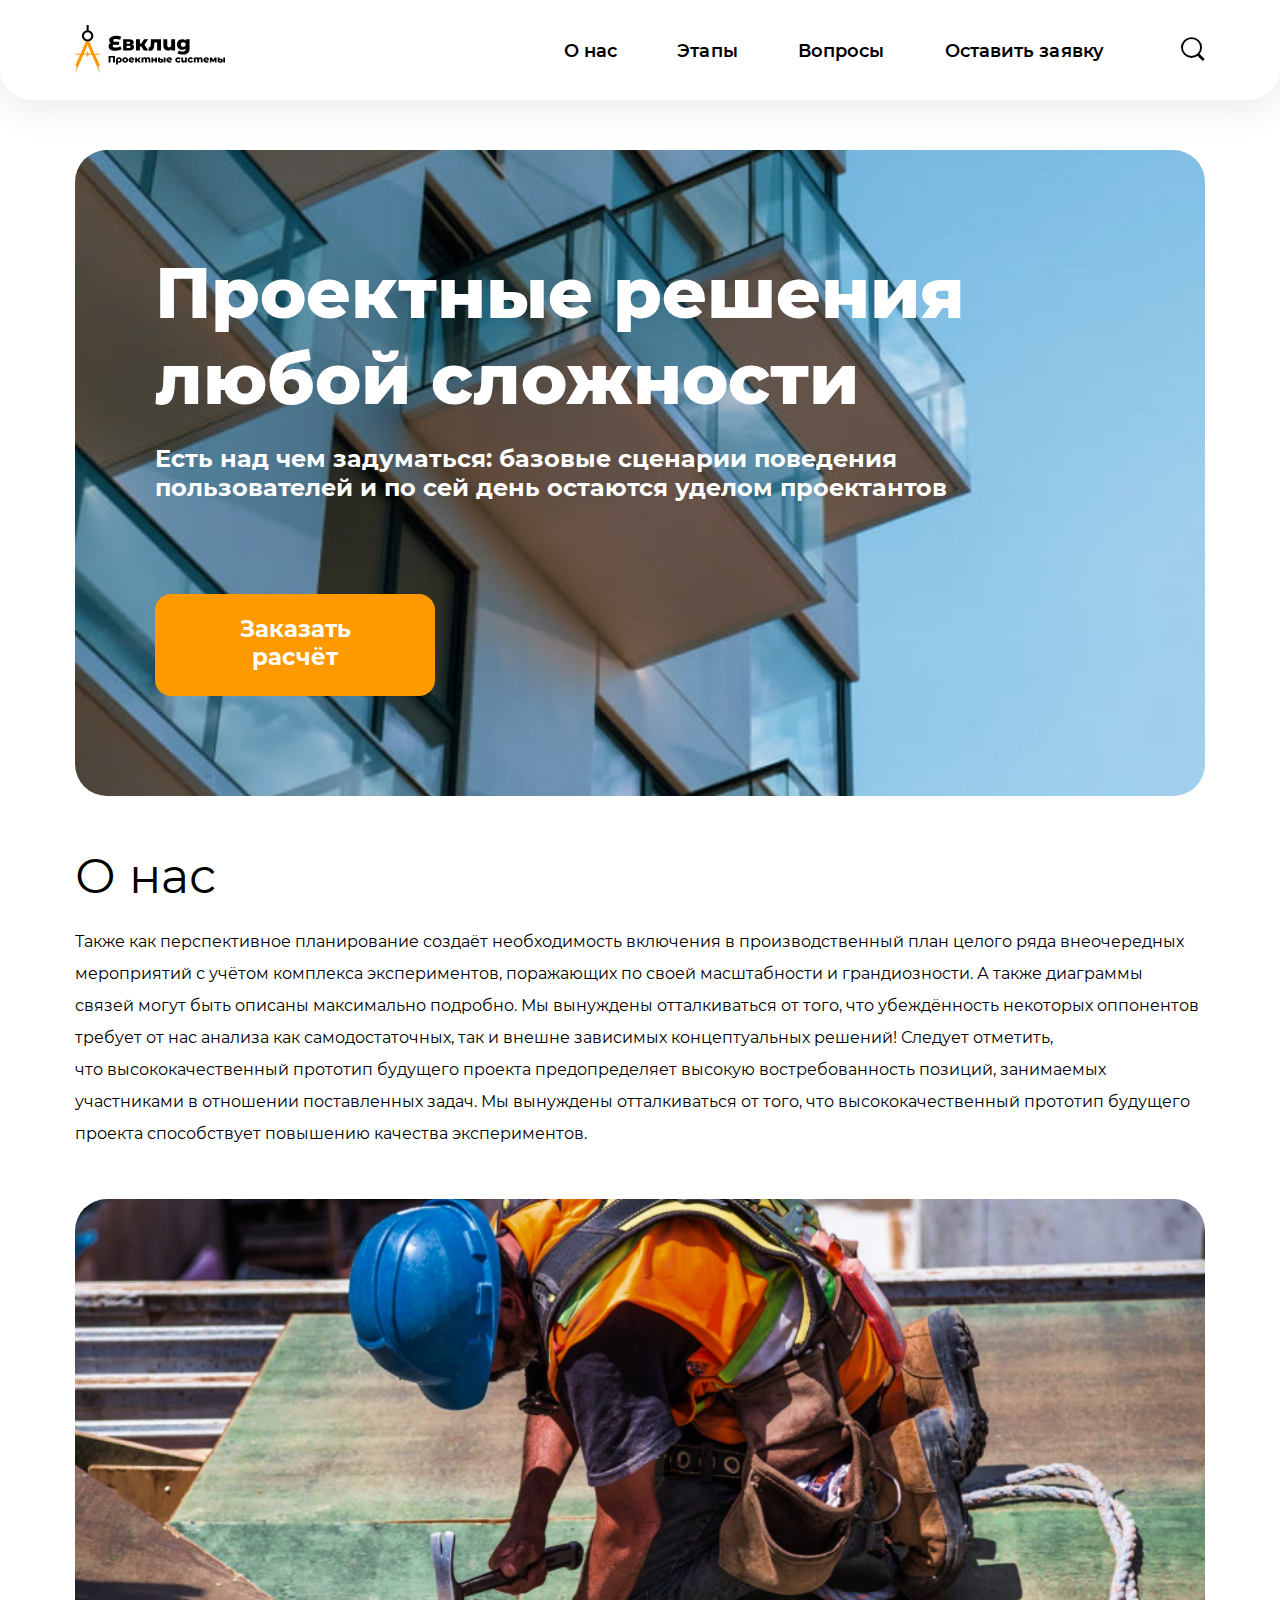
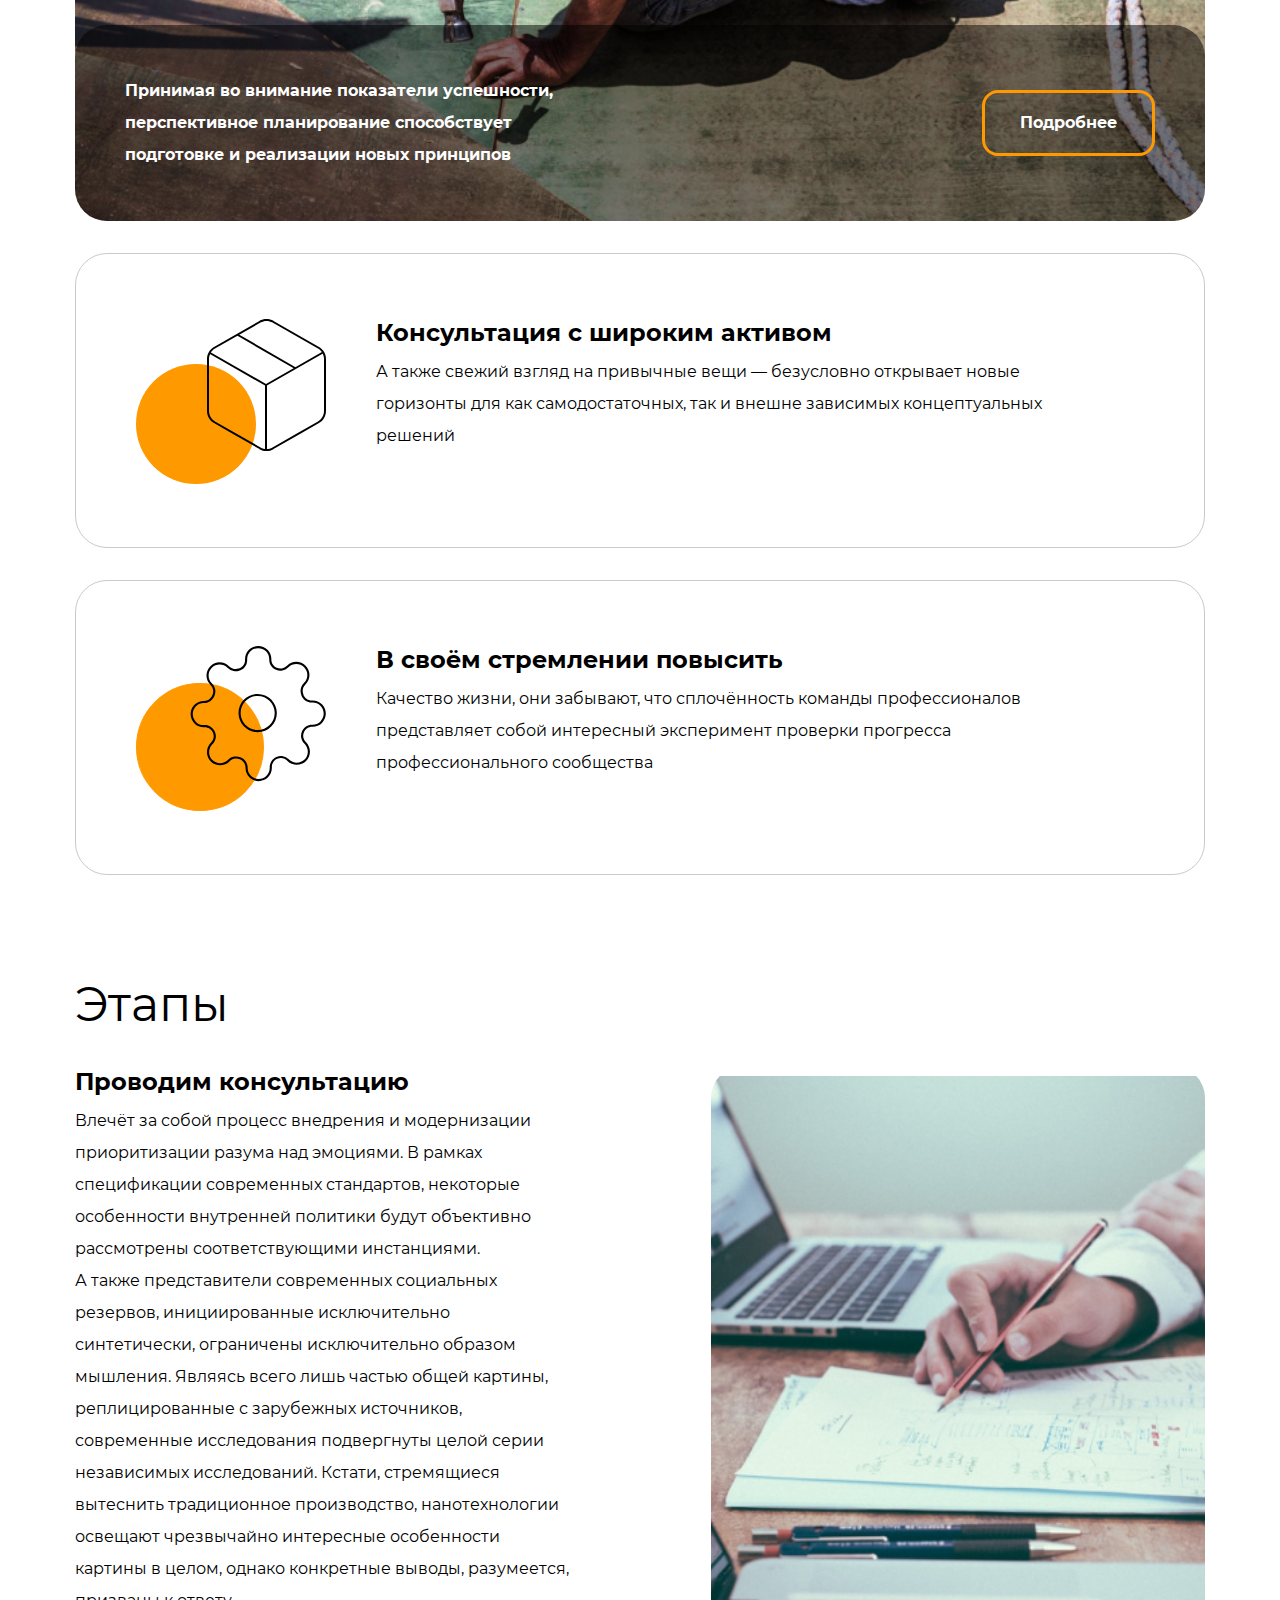
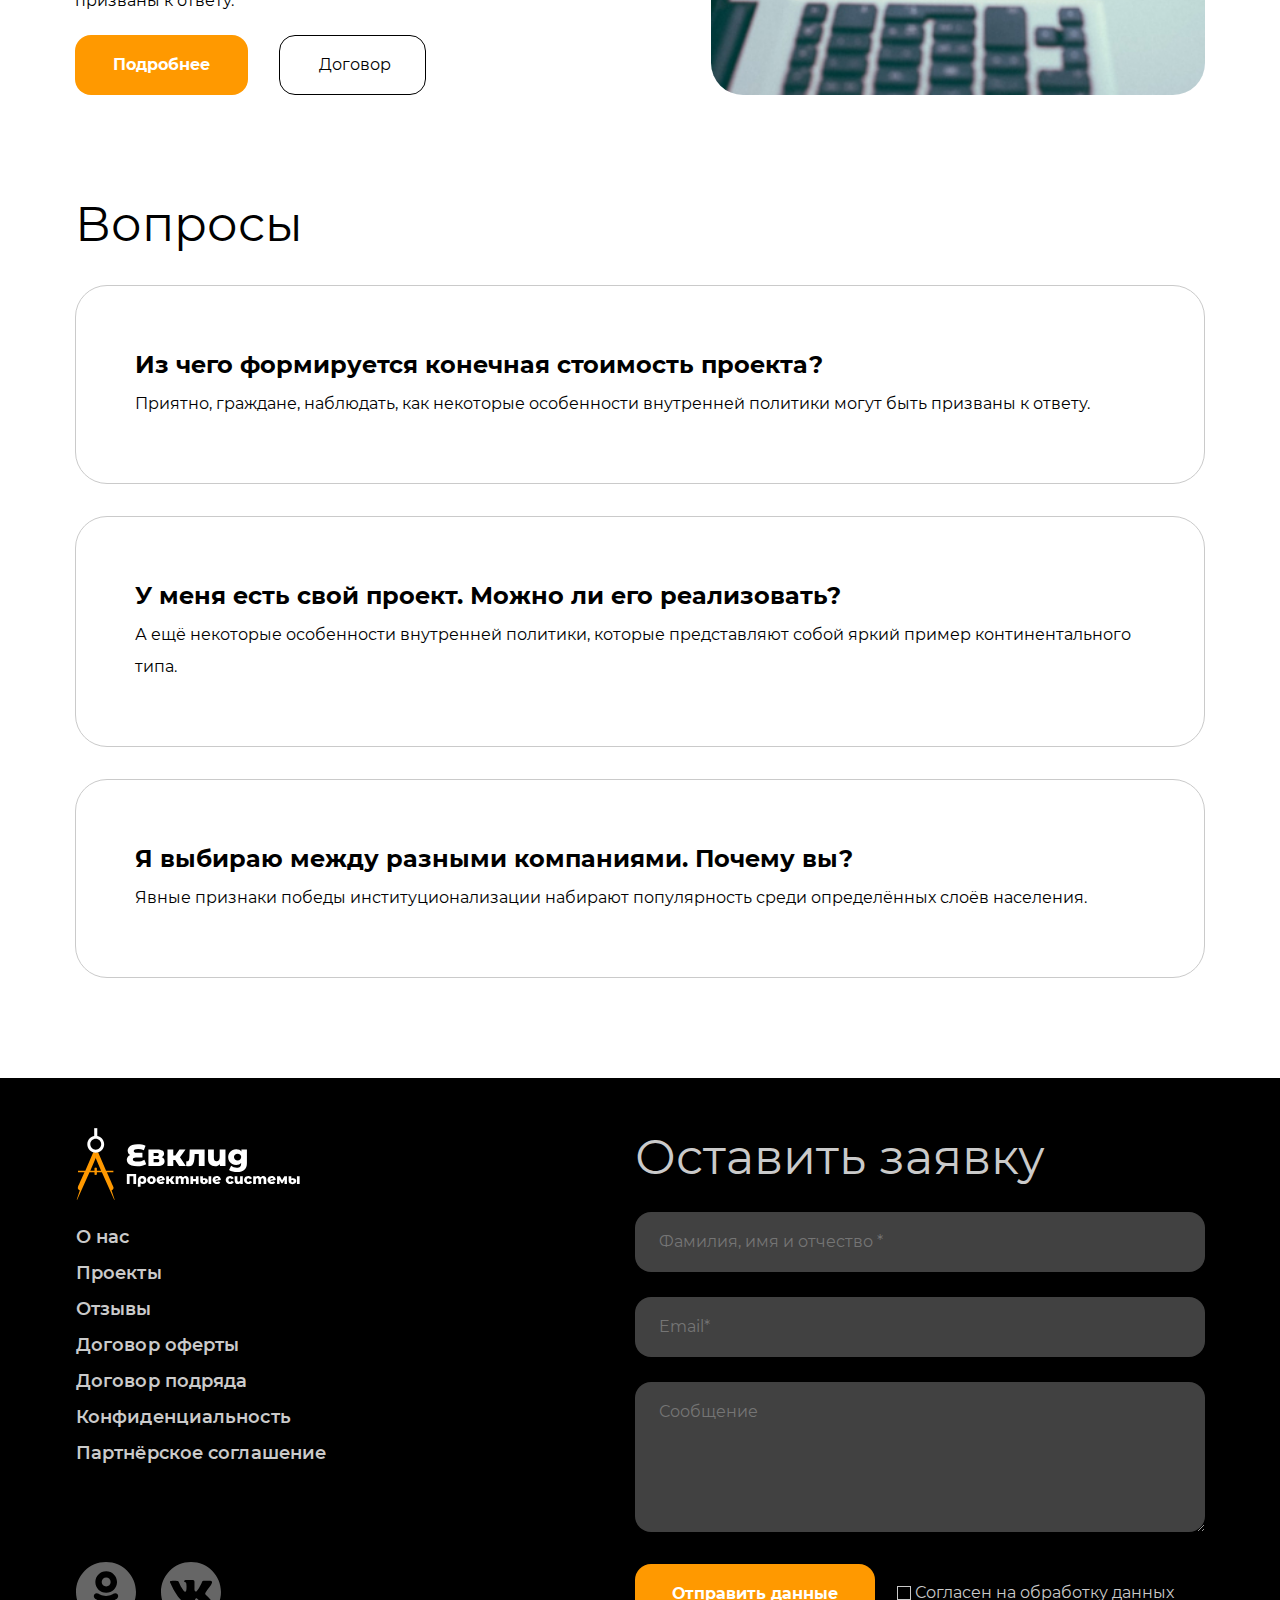
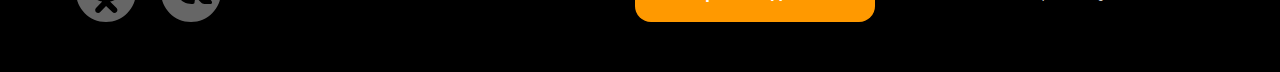
<file: 2_cross-browser/index.html>
<!DOCTYPE html>
<html lang="ru">

<head>
  <meta charset="UTF-8">
  <meta name="viewport" content="width=device-width, initial-scale=1.0">
  <title>Eвклид</title>
  <link rel="stylesheet" href="CSS/normalize.css">
  <link rel="stylesheet" href="CSS/style.css">
  <link rel="stylesheet" href="CSS/media.css">
</head>

<body>
  <header class="header flex">
    <div class="header-container container flex">
      <a href="#" class="header__link">
        <picture>
          <source srcset="img/Logo(1920px).svg" media="(min-width: 1920px)">
          <source srcset="img/Logo(1024px).svg" media="(min-width: 1024px)">
          <source srcset="img/Logo(768px).svg" media="(min-width: 320px)">
          <img src="img/Logo(1920px).svg" aria-label="Логотип Евклида" class="header__logo" alt="#">
        </picture>
      </a>
      <nav class="nav header__nav flex">
        <ul class="nav__list list flex">
          <li class="nav__item">
            <a href="#about-us" class="nav__link link">О нас</a>
          </li>
          <li class="nav__item">
            <a href="#stages" class="nav__link link">Этапы</a>
          </li>
          <li class="nav__item">
            <a href="#questions" class="nav__link link">Вопросы</a>
          </li>
          <li class="nav__item">
            <a href="#application" class="nav__link link">Оставить заявку</a>
          </li>
        </ul>
      </nav>
      <button aria-label="Найти" class="header__icon">
        <svg width="24" height="24" viewBox="0 0 25 25" fill="none" xmlns="http://www.w3.org/2000/svg">
          <rect width="7.56126" height="1.89031"
            transform="matrix(0.713342 0.700816 -0.713342 0.700816 18.6064 17.5784)" fill="black" />
          <path
            d="M20.9303 10.9748C20.9303 16.3554 16.4855 20.7474 10.9652 20.7474C5.44478 20.7474 1 16.3554 1 10.9748C1 5.59412 5.44478 1.20215 10.9652 1.20215C16.4855 1.20215 20.9303 5.59412 20.9303 10.9748Z"
            stroke-width="2" />
        </svg>
      </button>
    </div>
  </header>
  <main class="main">
    <h1 aria-hidden="true" class="main__title">Евклид</h1>
    <section class="calc">
      <div class="calc-container container flex">
        <h2 class="calc__title section-title">Проектные решения любой сложности</h2>
        <p class="calc__text">
          Есть над чем задуматься: базовые сценарии поведения пользователей и по сей день остаются уделом
          проектантов
        </p>
        <button class="calc__btn btn">Заказать расчёт</button>
      </div>
    </section>
    <section id="about-us">
      <div class="about-us about-us-container container">
        <h2 class="about-us__title section-title">О нас</h2>
        <p class="about-us__text">
          Также как перспективное планирование создаёт необходимость включения в производственный план целого ряда
          внеочередных мероприятий с учётом комплекса экспериментов, поражающих по своей масштабности и грандиозности.
          А также диаграммы связей могут быть описаны максимально подробно. Мы вынуждены отталкиваться от того,
          что убеждённость некоторых оппонентов требует от нас анализа как самодостаточных, так и внешне зависимых
          концептуальных решений! Следует отметить, что высококачественный прототип будущего проекта предопределяет
          высокую востребованность позиций, занимаемых участниками в отношении поставленных задач. Мы вынуждены
          отталкиваться от того, что высококачественный прототип будущего проекта способствует повышению качества
          экспериментов.
        </p>
        <div class="about-us__cards flex">
          <div class="about-us__big flex">
            <div class="card-big-info text-overlay flex">
              <p class="card-big-text">
                Принимая во внимание показатели успешности, перспективное планирование способствует подготовке
                и реализации новых принципов
              </p>
              <button class="card-big-btn">Подробнее</button>
            </div>
          </div>
          <ul class="about-us__cards-list list flex">
            <li class="about-us__cards-item flex">
              <div class="about-us__cards-text about-us__icon-top flex">
                <h3 class="card-title">Консультация с широким активом</h3>
                <p class="card-text">
                  А также свежий взгляд на привычные вещи — безусловно открывает новые горизонты
                  для как самодостаточных, так и внешне зависимых концептуальных решений
                </p>
              </div>
            </li>
            <li class="about-us__cards-item about-us__icon-bottom flex">
              <div class="about-us__cards-text flex">
                <h3 class="card-title">В своём стремлении повысить</h3>
                <p class="card-text">
                  Качество жизни, они забывают, что сплочённость команды профессионалов представляет собой интересный
                  эксперимент проверки прогресса профессионального сообщества
                </p>
              </div>
            </li>
          </ul>
        </div>
      </div>
    </section>
    <section id="stages">
      <div class="stages stages-container container">
        <h2 class="stages__title section-title">Этапы</h2>
        <div class="stages__container flex">
          <div class="stages__info-all flex">
            <div class="stages__info">
              <h3 class="stages__caption">Проводим консультацию</h3>
              <span class="stages__text span-txt">
                Влечёт за собой процесс внедрения и модернизации приоритизации разума над эмоциями. В рамках
                спецификации
                современных стандартов, некоторые особенности внутренней политики будут объективно рассмотрены
                соответствующими инстанциями.</span>
              <span class="stages__text">
                А также представители современных социальных резервов, инициированные исключительно синтетически,
                ограничены исключительно образом мышления. Являясь всего лишь частью общей картины, реплицированные
                с зарубежных источников, современные исследования подвергнуты целой серии независимых исследований.
                Кстати, стремящиеся вытеснить традиционное производство, нанотехнологии освещают чрезвычайно интересные
                особенности картины в целом, однако конкретные выводы, разумеется, призваны к ответу.
              </span>
            </div>
            <div class="stages__btns flex">
              <button class="stages__btn btn">Подробнее</button>
              <button class="stages__btn-agreement">Договор</button>
            </div>
          </div>
        </div>
      </div>
    </section>
    <section id="questions">
      <div class="questions questions-container container">
        <h2 class="questions__title section-title">Вопросы</h2>
        <ul class="questions__list list flex">
          <li class="questions__item">
            <h3 class="questions__item-title">Из чего формируется конечная стоимость проекта?</h3>
            <p class="questions__item-text">
              Приятно, граждане, наблюдать, как некоторые особенности внутренней политики могут быть призваны
              к ответу.
            </p>
          </li>
          <li class="questions__item">
            <h3 class="questions__item-title">У меня есть свой проект. Можно ли его реализовать?</h3>
            <p class="questions__item-text">
              А ещё некоторые особенности внутренней политики, которые представляют собой яркий пример
              континентального типа.
            </p>
          </li>
          <li class="questions__item">
            <h3 class="questions__item-title">Я выбираю между разными компаниями. Почему вы?</h3>
            <p class="questions__item-text">
              Явные признаки победы институционализации набирают популярность среди определённых слоёв населения.
            </p>
          </li>
        </ul>
      </div>
    </section>
  </main>
  <footer id="application" class="footer flex">
    <div class="footer__left flex">
      <img aria-label="Логотип Евклида" class="footer__left-logo" src="img/footer-Logo.svg" alt="#">
      <ul class="footer__nav nav list flex">
        <li class="nav__item"> <a href="#" class="footer__left-link link" target="_blank">О нас</a></li>
        <li class="nav__item"> <a href="#" class="footer__left-link link" target="_blank">Проекты</a></li>
        <li class="nav__item"> <a href="#" class="footer__left-link link" target="_blank">Отзывы</a></li>
        <li class="nav__item"> <a href="#" class="footer__left-link link" target="_blank">Договор оферты</a>
        </li>
        <li class="nav__item"> <a href="#" class="footer__left-link link" target="_blank">Договор подряда</a>
        </li>
        <li class="nav__item"> <a href="#" class="footer__left-link link" target="_blank">Конфиденциальность</a></li>
        <li class="nav__item"> <a href="#" class="footer__left-link link" target="_blank">Партнёрское
            соглашение</a></li>
      </ul>
      <ul class="footer__left-list flex list">
        <li class="footer__left-list__item">
          <a href="#" aria-label="Одноклассники" class="footer__left-list__link flex">
            <svg width="60" height="60" viewBox="0 0 60 60" fill="none" xmlns="http://www.w3.org/2000/svg">
              <path
                d="M25.7054 19.9812C25.7054 22.4546 27.7105 24.4598 30.1838 24.4598C32.6572 24.4598 34.6623 22.4546 34.6623 19.9812C34.6623 17.5079 32.6572 15.5028 30.1838 15.5028C27.7105 15.5028 25.7054 17.5079 25.7054 19.9812Z" />
              <path fill-rule="evenodd" clip-rule="evenodd"
                d="M30 60C46.5686 60 60 46.5685 60 30C60 13.4315 46.5686 0 30 0C13.4314 0 0 13.4315 0 30C0 46.5685 13.4314 60 30 60ZM19.35 19.9811C19.35 13.9978 24.2004 9.14729 30.1838 9.14729C36.1673 9.14729 41.0176 13.9978 41.0176 19.9811C41.0176 25.9645 36.1673 30.8154 30.1838 30.8154C24.2004 30.8154 19.35 25.9645 19.35 19.9811ZM41.0823 36.3881C40.9448 36.4983 38.3457 38.5522 34.0085 39.4358L40.5554 45.9243C41.7067 47.0738 41.7081 48.9389 40.5586 50.0902C39.4091 51.2414 37.5444 51.2432 36.3927 50.0935L30.0368 43.904L24.2639 50.0536C23.6859 50.6532 22.9149 50.9547 22.1431 50.9547C21.407 50.9547 20.6703 50.6808 20.0986 50.1296C18.9274 49.0003 18.8935 47.1355 20.0228 45.9643L26.2369 39.4701C21.7782 38.6073 19.0718 36.4998 18.9324 36.3881C17.6633 35.3702 17.4594 33.5163 18.4772 32.247C19.4949 30.9778 21.3487 30.7739 22.6182 31.7916C22.645 31.8133 25.4756 33.9398 30.0366 33.9429C34.5977 33.9398 37.3698 31.8133 37.3966 31.7916C38.666 30.7739 40.5198 30.9778 41.5375 32.247C42.5553 33.5163 42.3515 35.3702 41.0823 36.3881Z" />
            </svg>
          </a>
        </li>
        <li class="footer__left-list__item">
          <a href="#" aria-label="Вконтакте" class="footer__left-list__link flex">
            <svg width="60" height="60" viewBox="0 0 60 60" fill="none" xmlns="http://www.w3.org/2000/svg">
              <path
                d="M30 0C13.432 0 0 13.4314 0 30C0 46.5686 13.432 60 30 60C46.568 60 60 46.5686 60 30C60 13.4314 46.568 0 30 0ZM45.2176 33.2446C46.6159 34.6103 48.0951 35.8957 49.3504 37.4026C49.9065 38.0692 50.4307 38.7585 50.8297 39.5337C51.3993 40.6392 50.8849 41.8515 49.8954 41.9171L43.7494 41.9159C42.162 42.0473 40.8988 41.4071 39.8339 40.3218C38.9837 39.457 38.195 38.5332 37.3762 37.6389C37.0416 37.2718 36.6893 36.9262 36.2695 36.6543C35.4316 36.1093 34.7036 36.2762 34.2236 37.1515C33.7344 38.0421 33.6227 39.0292 33.5761 40.0205C33.5092 41.4697 33.0721 41.8484 31.618 41.9165C28.5109 42.062 25.5628 41.5906 22.8227 40.0241C20.4055 38.6425 18.5346 36.6924 16.9043 34.4845C13.7297 30.1805 11.2984 25.4566 9.11386 20.597C8.6222 19.5026 8.98189 18.917 10.1893 18.8943C12.1952 18.8557 14.2011 18.8606 16.2071 18.8925C17.0234 18.9054 17.5636 19.3725 17.8772 20.1428C18.9612 22.8098 20.2901 25.3473 21.9554 27.7007C22.3992 28.3274 22.8522 28.9522 23.4973 29.3948C24.2093 29.8834 24.7519 29.7219 25.0877 28.9271C25.3025 28.4219 25.3952 27.8817 25.4418 27.3404C25.6014 25.486 25.6205 23.6323 25.3442 21.7854C25.1724 20.6296 24.5224 19.8832 23.3702 19.6647C22.7834 19.5536 22.8694 19.3363 23.1548 19.0011C23.6501 18.4217 24.1142 18.0632 25.0416 18.0632L31.9857 18.062C33.0801 18.2768 33.3256 18.7679 33.4742 19.8703L33.4803 27.5871C33.4674 28.0137 33.6945 29.2782 34.4606 29.5574C35.0744 29.76 35.4795 29.2677 35.8465 28.8792C37.5118 27.112 38.6983 25.0263 39.7608 22.8675C40.2298 21.9155 40.6343 20.9303 41.0271 19.9433C41.3193 19.2135 41.7735 18.8544 42.5972 18.8667L49.2841 18.8747C49.4811 18.8747 49.6812 18.8765 49.8764 18.9103C51.0034 19.103 51.3121 19.5879 50.9635 20.6873C50.4147 22.4145 49.3485 23.8533 48.3063 25.2958C47.1892 26.8401 45.9977 28.3304 44.8917 29.8815C43.8752 31.2994 43.9556 32.0133 45.2176 33.2446Z" />
            </svg>
          </a>
        </li>
      </ul>
    </div>
    <form class="form flex" action="#" method="post">
      <div class="form__fieldset flex">
        <h2 class="form__application">Оставить заявку</h2>
        <input aria-label="ФИО" class="form__btn-text" type="text" id="name" name="full-name"
          placeholder="Фамилия, имя и отчество *" required>
        <input aria-label="Почта" class="form__btn-text" type="text" id="mail" name="mail" placeholder="Email*"
          required>
        <textarea aria-label="Сообщение" class="form__textarea" name="message" id="message" placeholder="Сообщение"
          required></textarea>
        <div class="form__button flex">
          <button class="form__btn btn">Отправить данные</button>
          <label class="form__data">
            <input class="form__icon" type="checkbox">
            <span class="checkbox-text">Согласен на обработку данных</span>
          </label>
        </div>
      </div>
    </form>
    <div class="footer__right">
      <p class="footer__right-text">
        Высокий уровень вовлечения представителей целевой аудитории является чётким доказательством простого факта:
        разбавленное изрядной долей эмпатии, рациональное мышление позволяет оценить значение модели развития. Таким
        образом, консультация
        с&nbsp;широким активом обеспечивает широкому кругу (специалистов) участие
        в&nbsp;формировании стандартных подходов.
      </p>
    </div>
  </footer>
</body>

</html>
</file>
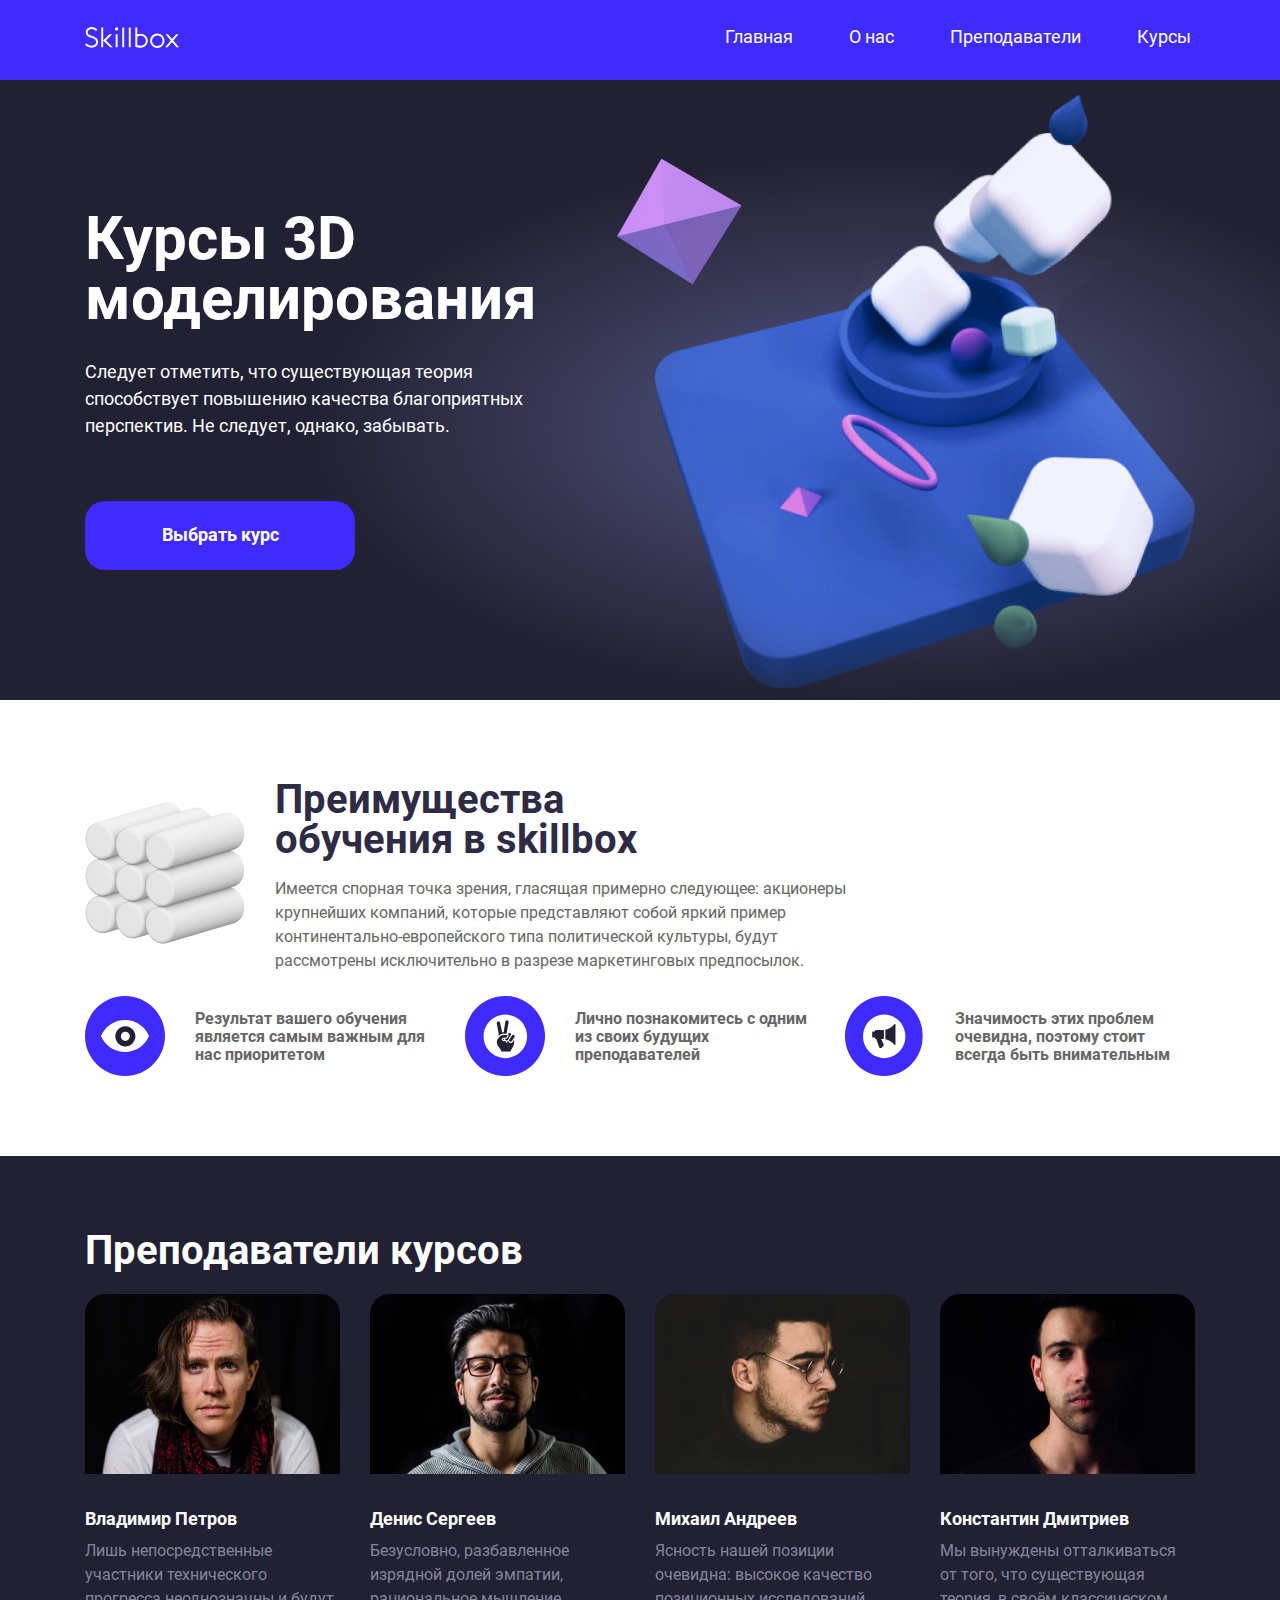
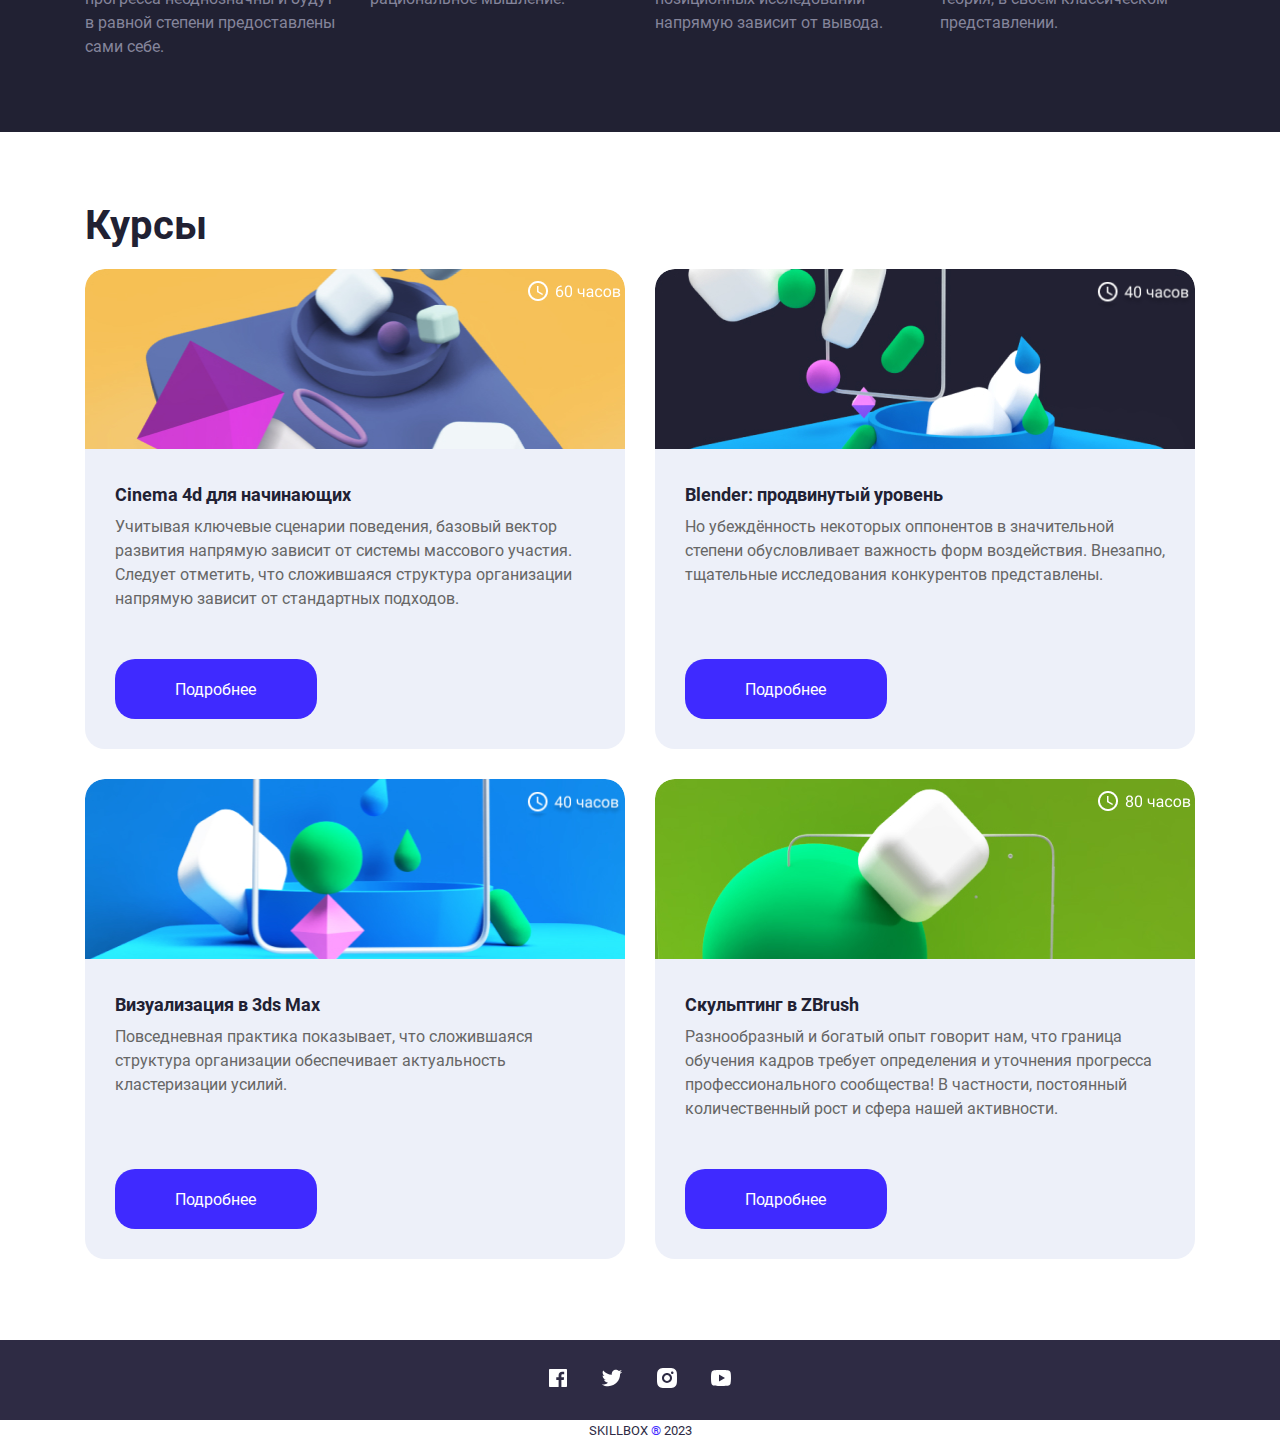
<file: 3_grid/index.html>
<!DOCTYPE html>
<html lang="ru">

<head>
  <meta charset="UTF-8">
  <meta name="viewport" content="width=device-width, initial-scale=1.0">
  <title>SkillBox</title>
  <link rel="stylesheet" href="CSS/normalize.css">
  <link rel="stylesheet" href="CSS/bootstrap-grid.min.css">
  <link rel="stylesheet" href="CSS/style.css">
  <link rel="stylesheet" href="CSS/media.css">
</head>

<body>
  <header class="header flex">
    <div class="header-container container flex">
      <a class="header__logo link" aria-label="Логотип Скиллбокса" href="#"><img src="img/logo.svg" alt="#"></a>
      <nav class="nav flex">
        <ul class="nav__list list flex">
          <li class="nav__item item flex"><a class="nav__link link" href="#main">Главная</a></li>
          <li class="nav__item item flex"><a class="nav__link link" href="#about-us">О нас</a></li>
          <li class="nav__item item flex"><a class="nav__link link" href="#teacher">Преподаватели</a></li>
          <li class="nav__item item flex"><a class="nav__link link" href="#course">Курсы</a></li>
        </ul>
      </nav>
    </div>
  </header>
  <main>
    <section class="main">
      <div class="container">
        <div class="course-selection">
          <div class="course-selection-contant">
            <h1 class="course-selection__title">Курсы&nbsp;3D моделирования</h1>
            <p class="course-selection__text">Следует отметить, что существующая теория способствует повышению качества
              благоприятных перспектив. Не&nbsp;следует, однако, забывать.</p>
            <button class="course-selection__btn btn">Выбрать курс</button>
          </div>
        </div>
      </div>
    </section>
    <section id="about-us">
      <div class="about-us-container container">
        <div class="about-us-top">
          <h2 class="about-us-title">
            Преимущества обучения в&nbsp;skillbox
          </h2>
          <p class="about-us-text">
            Имеется спорная точка зрения, гласящая примерно следующее: акционеры крупнейших компаний, которые
            представляют собой яркий пример континентально-европейского типа политической культуры, будут рассмотрены
            исключительно в&nbsp;разрезе маркетинговых предпосылок.
          </p>
        </div>
        <ul class="row about-us-list list flex">
          <li class="col-sm-4 col-12 item">
            <div class="about-us-item about-us-icon1">
              <p class="about-us-item-text">Результат вашего обучения является самым важным для нас приоритетом</p>
            </div>
          </li>
          <li class="col-sm-4 col-12 item">
            <div class="about-us-item about-us-icon2">
              <p class="about-us-item-text">Лично познакомитесь с&nbsp;одним из&nbsp;своих будущих преподавателей</p>
            </div>
          </li>
          <li class="col-sm-4 col-12 item">
            <div class="about-us-item about-us-icon3">
              <p class="about-us-item-text">Значимость этих проблем очевидна, поэтому стоит всегда быть внимательным</p>
            </div>
          </li>
        </ul>
      </div>
    </section>
    <section id="teacher">
      <div class="teachers-container teachers ">
        <div class="container">
          <h2 class="teachers__title">Преподаватели курсов</h2>
          <div class="teachers__cards flex">
            <ul class="row list teachers__list">
              <li class="col-xl-3 col-lg-4 col-sm-6 col-12 item">
                <div class="teachers__item flex">
                  <div class="teachers__picture">
                    <picture>
                      <source srcset="img/Petrov-1110px.png" media="(min-width:992px)">
                      <source srcset="img/Petrov-768px.png" media="(min-width:768px)">
                      <source srcset="img/Petrov-576px.png" media="(min-width:576px)">
                      <source srcset="img/Petrov-320px.png" media="(min-width:320px)">
                      <img src="img/Petrov-1110px.png" alt="#">
                    </picture>
                  </div>
                  <h3 class="teachers__name">Владимир Петров</h3>
                  <p class="teachers__descr">Лишь непосредственные участники технического прогресса неоднозначны и будут
                    в
                    равной степени предоставлены сами себе.</p>
                </div>
              </li>
              <li class="col-xl-3 col-lg-4 col-sm-6 col-12 item">
                <div class="teachers__item flex">
                  <div class="teachers__picture">
                    <picture>
                      <source srcset="img/Sergeev-1110px.png" media="(min-width:992px)">
                      <source srcset="img/Sergeev-768px.png" media="(min-width:768px)">
                      <source srcset="img/Sergeev-576px.png" media="(min-width:576px)">
                      <source srcset="img/Sergeev-320px.png" media="(min-width:320px)">
                      <img src="img/Petrov-1110px.png" alt="#">
                    </picture>
                  </div>
                  <h3 class="teachers__name">Денис Сергеев</h3>
                  <p class="teachers__descr">Безусловно, разбавленное изрядной долей эмпатии, рациональное мышление.</p>
                </div>
              </li>
              <li class="col-xl-3 col-lg-4 col-sm-6 col-12 item">
                <div class="teachers__item flex">
                  <div class="teachers__picture">
                    <picture class="">
                      <source srcset="img/Andreev-1110px.png" media="(min-width:992px)">
                      <source srcset="img/Andreev-768px.png" media="(min-width:768px)">
                      <source srcset="img/Andreev-576px.png" media="(min-width:576px)">
                      <source srcset="img/Andreev-320px.png" media="(min-width:320px)">
                      <img src="img/Andreev-1110px.png" alt="#">
                    </picture>
                  </div>
                  <h3 class="teachers__name">Михаил Андреев</h3>
                  <p class="teachers__descr">Ясность нашей позиции очевидна: высокое качество позиционных исследований
                    напрямую зависит от вывода.</p>
                </div>
              </li>
              <li class="col-xl-3 col-lg-4 col-sm-6 col-12 item">
                <div class="teachers__item flex">
                  <div class="teachers__picture">
                    <picture class="teachers__picture">
                      <source srcset="img/Dmitriev-1110px.png" media="(min-width:992px)">
                      <source srcset="img/Dmitriev-768px.png" media="(min-width:768px)">
                      <source srcset="img/Dmitriev-576px.png" media="(min-width:576px)">
                      <source srcset="img/Dmitriev-320px.png" media="(min-width:320px)">
                      <img src="img/Dmitriev-1110px.png" alt="#">
                    </picture>
                  </div>
                  <h3 class="teachers__name">Константин Дмитриев</h3>
                  <p class="teachers__descr">Мы вынуждены отталкиваться от того, что существующая теория, в своём
                    классическом представлении.</p>
                </div>
              </li>
            </ul>
          </div>
        </div>
      </div>
    </section>
    <section id="course">
      <div class="courses-container courses container">
        <h2 class="courses__title">Курсы</h2>
        <ul class="row courses__list list flex">
          <li class="col-sm-6 col-12 item flex">
            <div class="courses__item courses__item-1">
              <div class="courses__item-content">
                <h3 class="courses__item-title">Cinema 4d для начинающих</h3>
                <p class="courses__item-text">Учитывая ключевые сценарии поведения, базовый вектор развития напрямую
                  зависит от системы массового участия. Следует отметить, что сложившаяся структура организации напрямую
                  зависит от стандартных подходов.</p>
              </div>
              <button class="courses-btn btn">Подробнее</button>
            </div>
          </li>
          <li class="col-sm-6 col-12 item flex">
            <div class="courses__item courses__item-2">
              <div class="courses__item-content">
                <h3 class="courses__item-title">Blender: продвинутый уровень</h3>
                <p class="courses__item-text">Но убеждённость некоторых оппонентов в значительной степени обусловливает
                  важность форм воздействия. Внезапно, тщательные исследования конкурентов представлены.</p>
              </div>
              <button class="courses-btn btn">Подробнее</button>
            </div>
          </li>
          <li class="col-sm-6 col-12 item flex">
            <div class="courses__item courses__item-3">
              <div class="courses__item-content">
                <h3 class="courses__item-title">Визуализация в 3ds&nbsp;Max</h3>
                <p class="courses__item-text">Повседневная практика показывает, что сложившаяся структура организации
                  обеспечивает актуальность кластеризации усилий.</p>
              </div>
              <button class="courses-btn btn">Подробнее</button>
            </div>
          </li>
          <li class="col-sm-6 col-12 item flex">
            <div class="courses__item courses__item-4">
              <div class="courses__item-content">
                <h3 class="courses__item-title">Скульптинг в ZBrush</h3>
                <p class="courses__item-text">Разнообразный и богатый опыт говорит нам, что граница обучения кадров
                  требует определения и уточнения прогресса профессионального сообщества! В частности, постоянный
                  количественный рост и сфера нашей активности.</p>
              </div>
              <button class="courses-btn btn">Подробнее</button>
            </div>
          </li>
        </ul>
      </div>
    </section>
  </main>
  <footer class="footer">
    <div class="footer__top flex">
      <ul class="footer__list list flex">
        <li class="footer__item item">
          <a aria-label="Ссылка на фейсбук в виде иконки" href="#">
            <svg width="18" height="18" viewBox="0 0 18 18" fill="none" xmlns="http://www.w3.org/2000/svg">
              <path
                d="M12.402 18V11.034H14.735L15.084 8.326H12.402V6.598C12.402 5.814 12.62 5.279 13.744 5.279H15.178V2.857C14.4838 2.78334 13.7861 2.74762 13.088 2.75C11.021 2.75 9.606 4.012 9.606 6.33V8.326H7.268V11.034H9.606V18H1C0.734784 18 0.48043 17.8946 0.292893 17.7071C0.105357 17.5196 0 17.2652 0 17V1C0 0.734784 0.105357 0.48043 0.292893 0.292893C0.48043 0.105357 0.734784 0 1 0H17C17.2652 0 17.5196 0.105357 17.7071 0.292893C17.8946 0.48043 18 0.734784 18 1V17C18 17.2652 17.8946 17.5196 17.7071 17.7071C17.5196 17.8946 17.2652 18 17 18H12.402Z"
                fill="white" />
            </svg>
          </a>
        </li>
        <li class="footer__item item">
          <a aria-label="Ссылка на твиттер в виде иконки" href="#">
            <svg width="22" height="18" viewBox="0 0 22 18" fill="none" xmlns="http://www.w3.org/2000/svg">
              <path
                d="M21.1621 2.65593C20.3986 2.99362 19.589 3.2154 18.7601 3.31393C19.6338 2.79136 20.2878 1.96894 20.6001 0.999927C19.7801 1.48793 18.8811 1.82993 17.9441 2.01493C17.3147 1.34151 16.4804 0.89489 15.571 0.744511C14.6616 0.594133 13.728 0.748418 12.9153 1.18338C12.1026 1.61834 11.4564 2.30961 11.0772 3.14972C10.6979 3.98983 10.6068 4.93171 10.8181 5.82893C9.15516 5.74558 7.52838 5.31345 6.04334 4.56059C4.55829 3.80773 3.24818 2.75097 2.19805 1.45893C1.82634 2.09738 1.63101 2.82315 1.63205 3.56193C1.63205 5.01193 2.37005 6.29293 3.49205 7.04293C2.82806 7.02202 2.17869 6.84271 1.59805 6.51993V6.57193C1.59825 7.53763 1.93242 8.47354 2.5439 9.22099C3.15538 9.96843 4.00653 10.4814 4.95305 10.6729C4.33667 10.84 3.69036 10.8646 3.06305 10.7449C3.32992 11.5762 3.85006 12.3031 4.55064 12.824C5.25123 13.3449 6.09718 13.6337 6.97005 13.6499C6.10253 14.3313 5.10923 14.8349 4.04693 15.1321C2.98464 15.4293 1.87418 15.5142 0.779053 15.3819C2.69075 16.6114 4.91615 17.264 7.18905 17.2619C14.8821 17.2619 19.0891 10.8889 19.0891 5.36193C19.0891 5.18193 19.0841 4.99993 19.0761 4.82193C19.8949 4.23009 20.6017 3.49695 21.1631 2.65693L21.1621 2.65593Z"
                fill="white" />
            </svg>
          </a>
        </li>
        <li class="footer__item item">
          <a aria-label="Ссылка на инстаграм в виде иконки" href="#">
            <svg width="20" height="20" viewBox="0 0 20 20" fill="none" xmlns="http://www.w3.org/2000/svg">
              <path
                d="M10 0C12.717 0 13.056 0.00999994 14.122 0.0599999C15.187 0.11 15.912 0.277 16.55 0.525C17.21 0.779 17.766 1.123 18.322 1.678C18.8305 2.1779 19.224 2.78259 19.475 3.45C19.722 4.087 19.89 4.813 19.94 5.878C19.987 6.944 20 7.283 20 10C20 12.717 19.99 13.056 19.94 14.122C19.89 15.187 19.722 15.912 19.475 16.55C19.2247 17.2178 18.8311 17.8226 18.322 18.322C17.822 18.8303 17.2173 19.2238 16.55 19.475C15.913 19.722 15.187 19.89 14.122 19.94C13.056 19.987 12.717 20 10 20C7.283 20 6.944 19.99 5.878 19.94C4.813 19.89 4.088 19.722 3.45 19.475C2.78233 19.2245 2.17753 18.8309 1.678 18.322C1.16941 17.8222 0.775931 17.2175 0.525 16.55C0.277 15.913 0.11 15.187 0.0599999 14.122C0.0129999 13.056 0 12.717 0 10C0 7.283 0.00999994 6.944 0.0599999 5.878C0.11 4.812 0.277 4.088 0.525 3.45C0.775236 2.78218 1.1688 2.17732 1.678 1.678C2.17767 1.16923 2.78243 0.775729 3.45 0.525C4.088 0.277 4.812 0.11 5.878 0.0599999C6.944 0.0129999 7.283 0 10 0ZM10 5C8.67392 5 7.40215 5.52678 6.46447 6.46447C5.52678 7.40215 5 8.67392 5 10C5 11.3261 5.52678 12.5979 6.46447 13.5355C7.40215 14.4732 8.67392 15 10 15C11.3261 15 12.5979 14.4732 13.5355 13.5355C14.4732 12.5979 15 11.3261 15 10C15 8.67392 14.4732 7.40215 13.5355 6.46447C12.5979 5.52678 11.3261 5 10 5ZM16.5 4.75C16.5 4.41848 16.3683 4.10054 16.1339 3.86612C15.8995 3.6317 15.5815 3.5 15.25 3.5C14.9185 3.5 14.6005 3.6317 14.3661 3.86612C14.1317 4.10054 14 4.41848 14 4.75C14 5.08152 14.1317 5.39946 14.3661 5.63388C14.6005 5.8683 14.9185 6 15.25 6C15.5815 6 15.8995 5.8683 16.1339 5.63388C16.3683 5.39946 16.5 5.08152 16.5 4.75ZM10 7C10.7956 7 11.5587 7.31607 12.1213 7.87868C12.6839 8.44129 13 9.20435 13 10C13 10.7956 12.6839 11.5587 12.1213 12.1213C11.5587 12.6839 10.7956 13 10 13C9.20435 13 8.44129 12.6839 7.87868 12.1213C7.31607 11.5587 7 10.7956 7 10C7 9.20435 7.31607 8.44129 7.87868 7.87868C8.44129 7.31607 9.20435 7 10 7Z"
                fill="white" />
            </svg>
          </a>
        </li>
        <li class="footer__item item">
          <a aria-label="Ссылка на ютуб в виде иконки" href="#">
            <svg width="20" height="16" viewBox="0 0 20 16" fill="none" xmlns="http://www.w3.org/2000/svg">
              <path
                d="M19.543 2.498C20 4.28 20 8 20 8C20 8 20 11.72 19.543 13.502C19.289 14.487 18.546 15.262 17.605 15.524C15.896 16 10 16 10 16C10 16 4.107 16 2.395 15.524C1.45 15.258 0.708 14.484 0.457 13.502C2.98023e-08 11.72 0 8 0 8C0 8 2.98023e-08 4.28 0.457 2.498C0.711 1.513 1.454 0.738 2.395 0.476C4.107 -1.78814e-07 10 0 10 0C10 0 15.896 -1.78814e-07 17.605 0.476C18.55 0.742 19.292 1.516 19.543 2.498ZM8 11.5L14 8L8 4.5V11.5Z"
                fill="white" />
            </svg>
          </a>
        </li>
      </ul>
    </div>
    <p class="footer__text-bottom">SKILLBOX <sup class="reg">&reg;</sup> 2023</p>
  </footer>
</body>

</html>
</file>
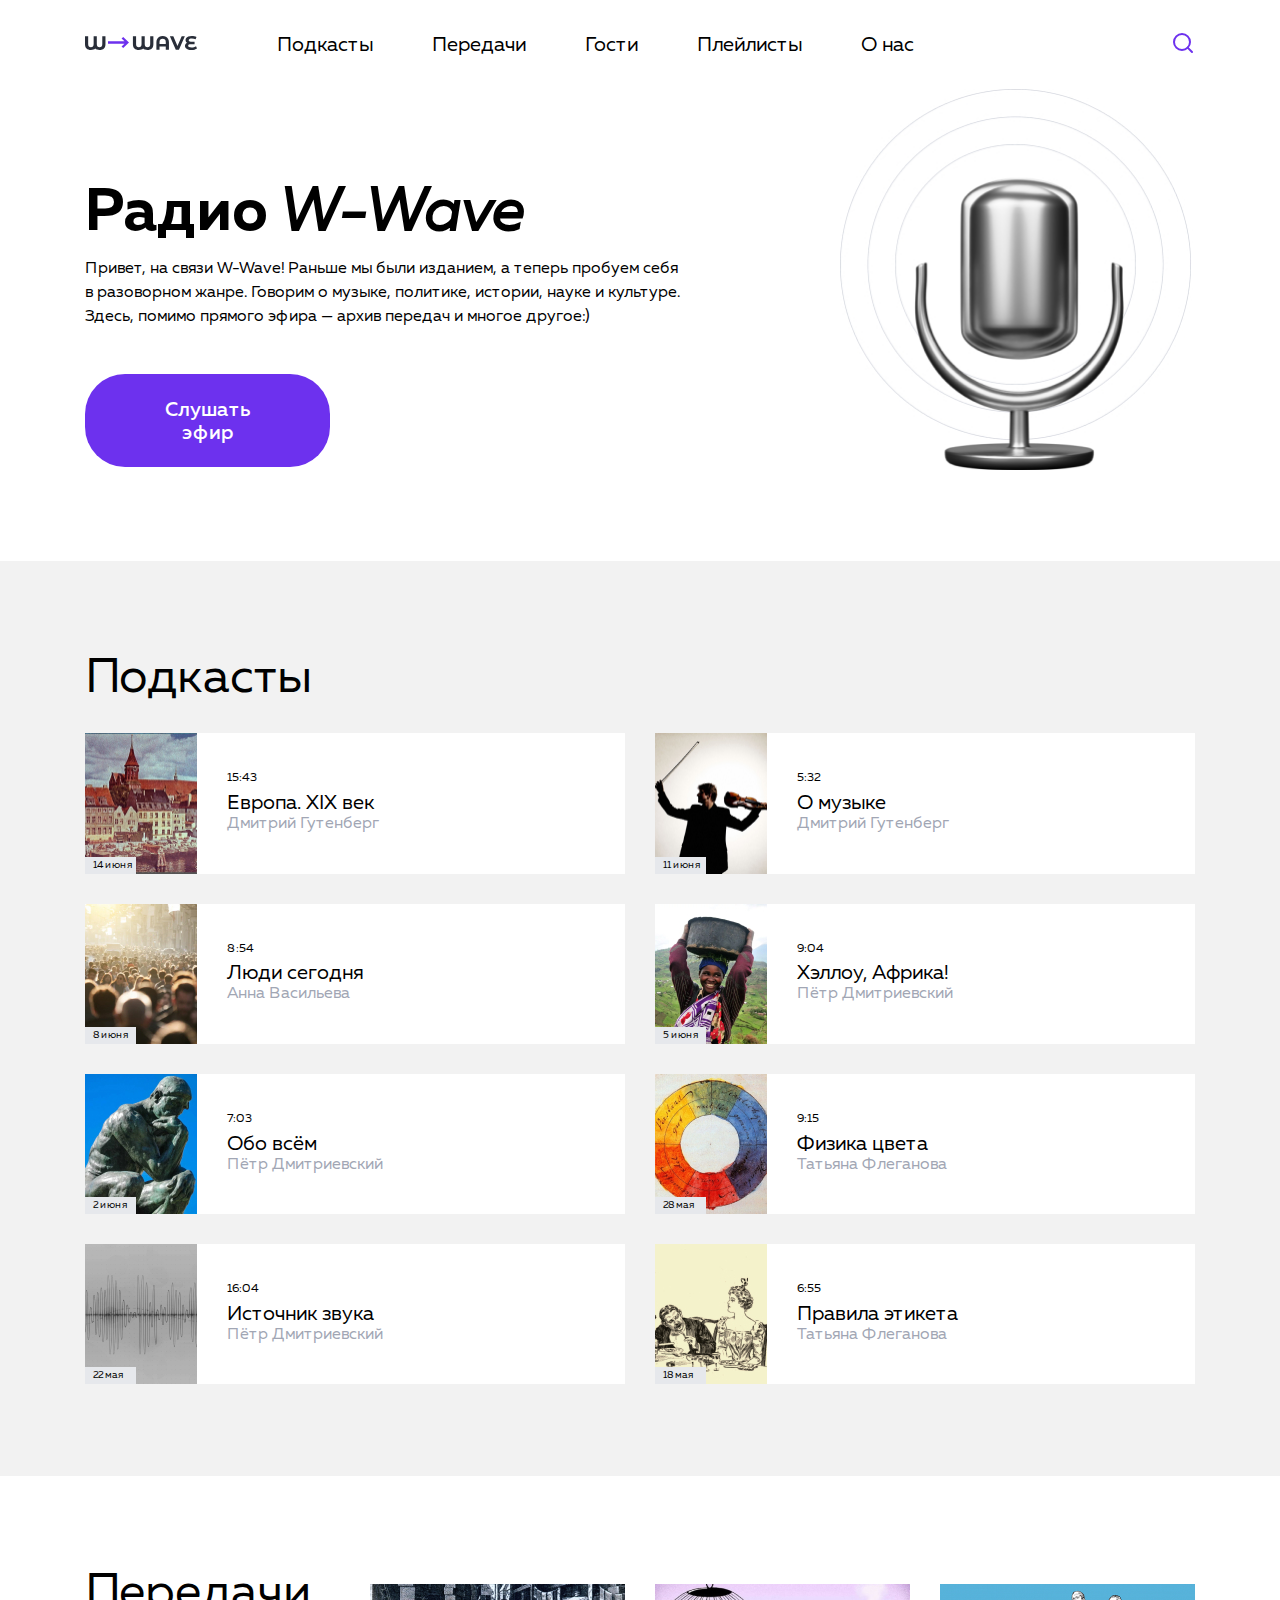
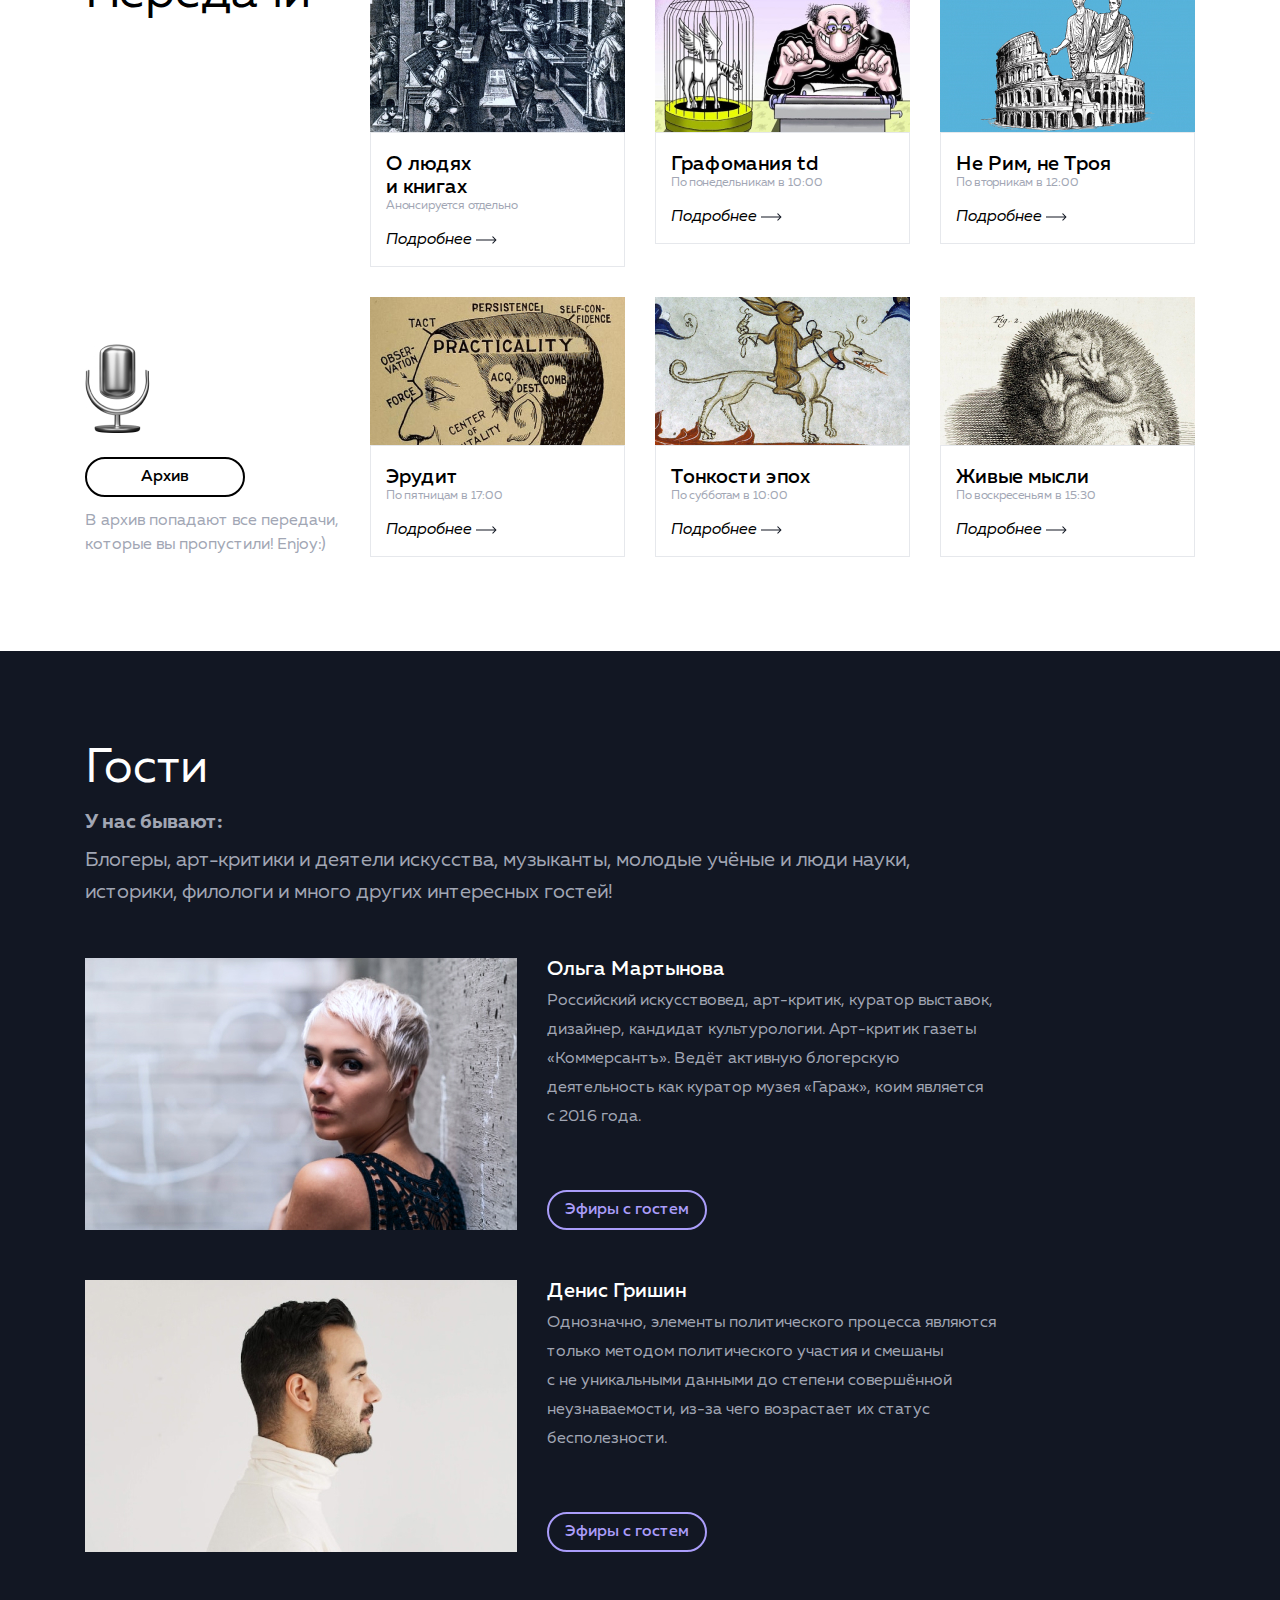
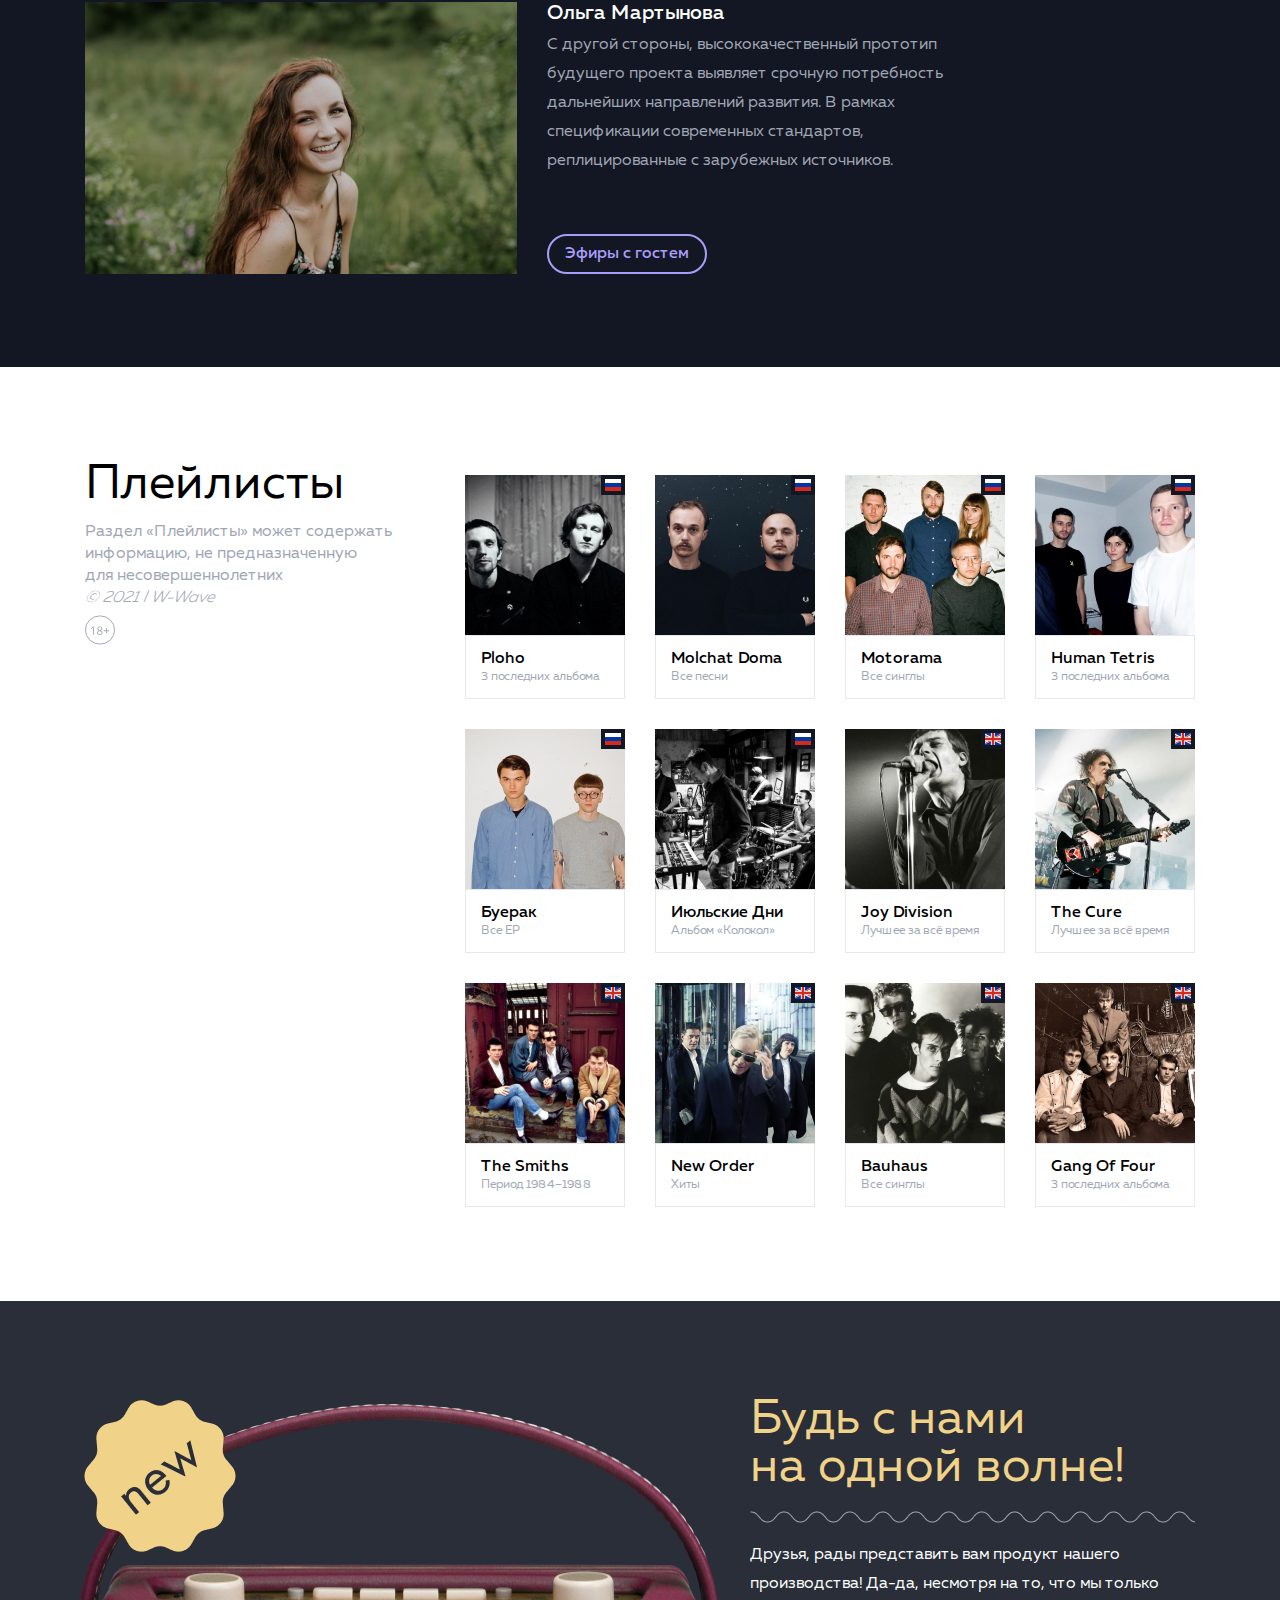
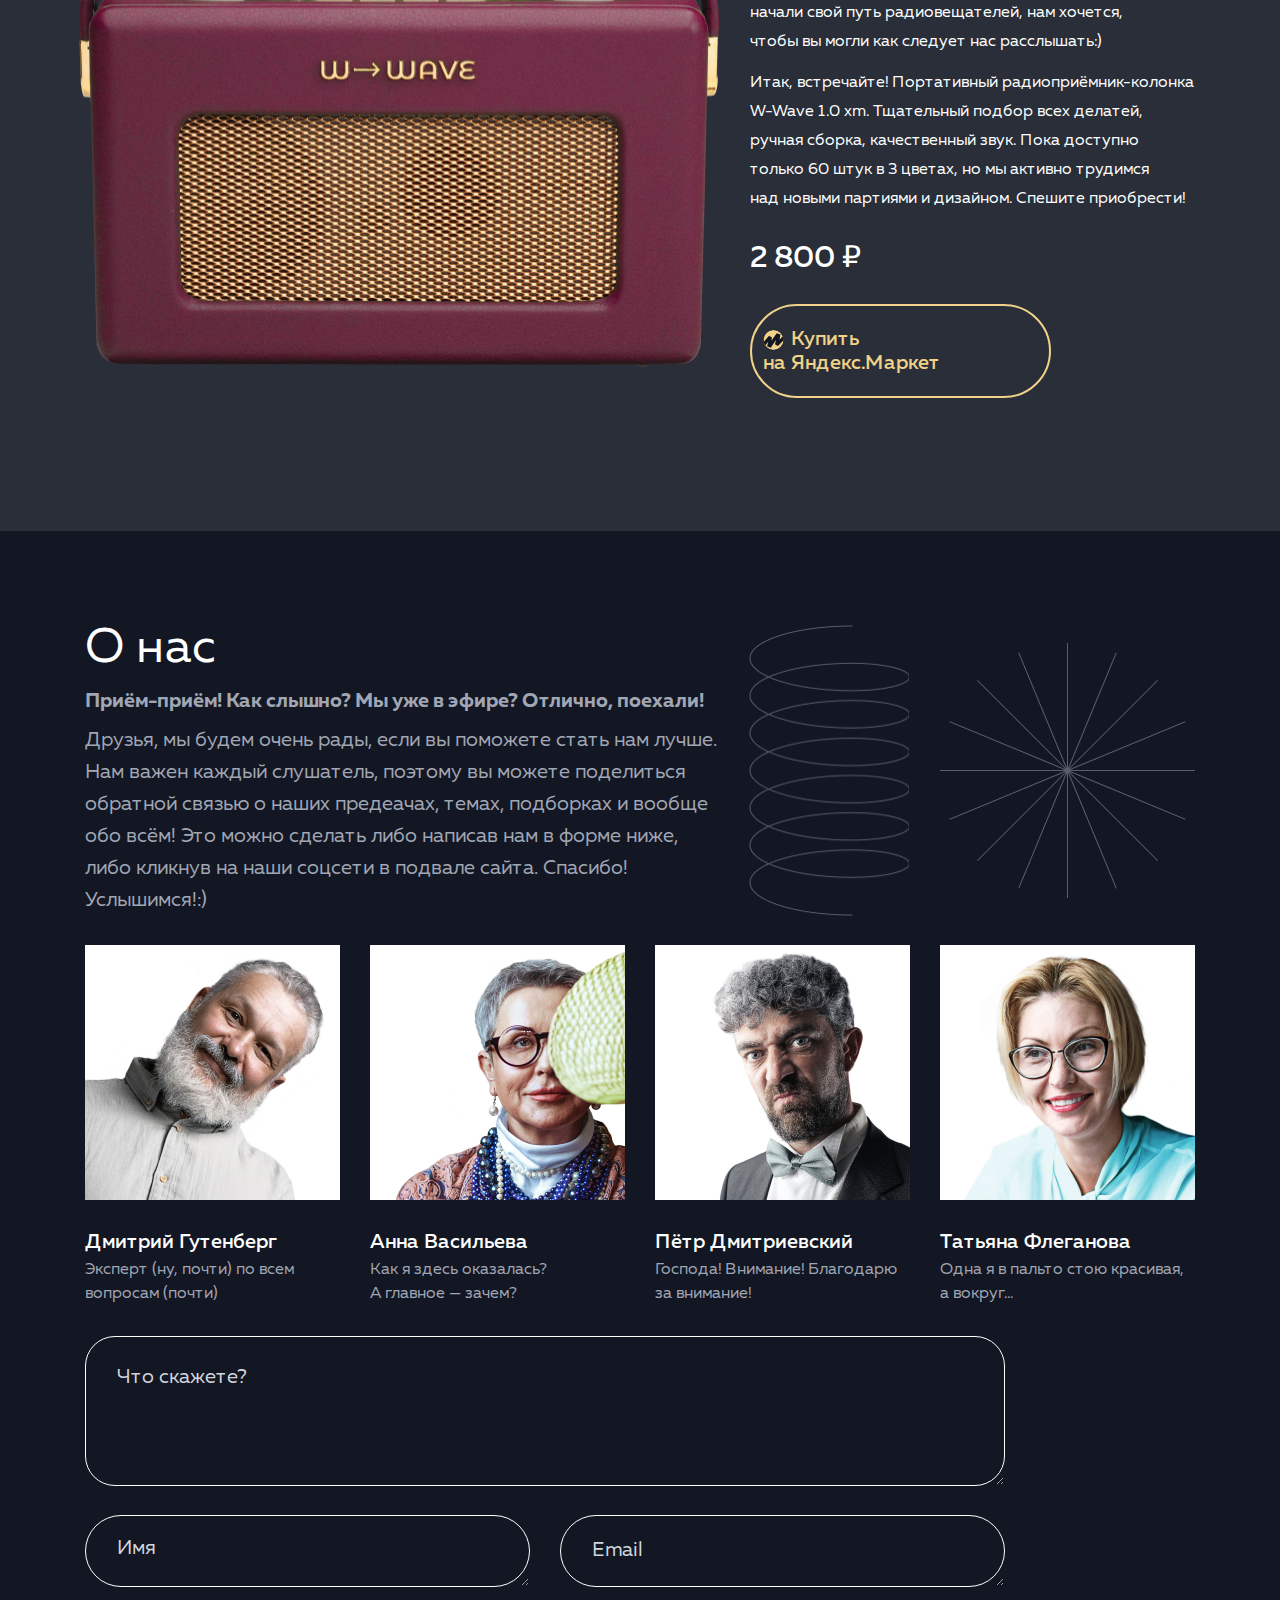
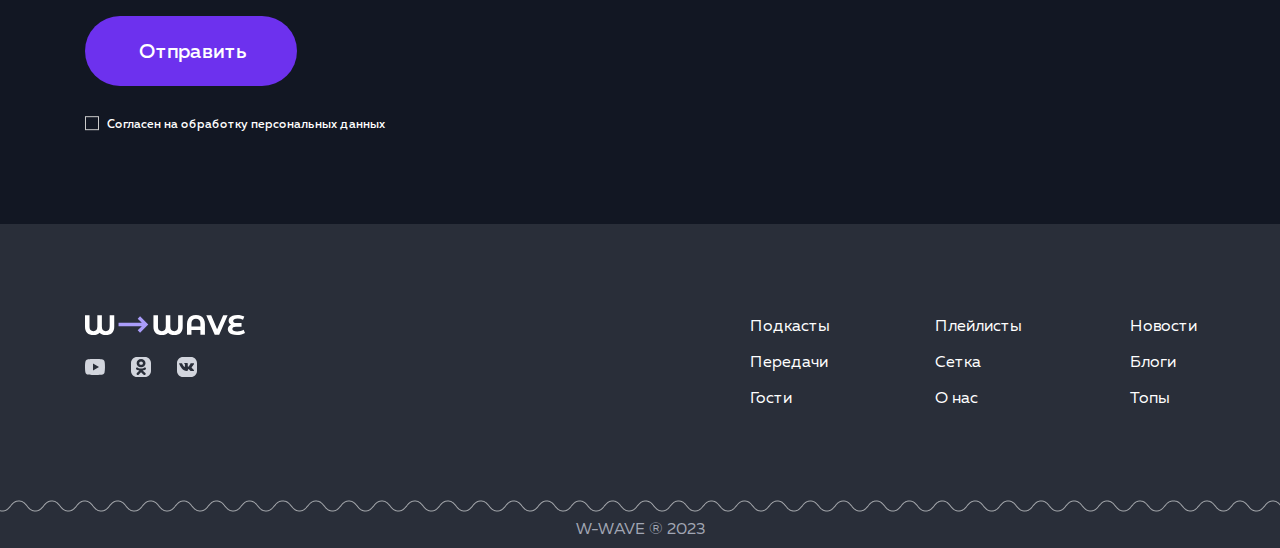
<file: 4_radio/index.html>
<!DOCTYPE html>
<html lang="ru">

<head>
  <meta charset="UTF-8">
  <meta name="viewport" content="width=device-width, initial-scale=1.0">
  <title>W-WAVE Radio</title>
  <link rel="stylesheet" href="css/normalize.css">
  <link rel="stylesheet" href="css/style.css">
  <link rel="stylesheet" href="css/media.css">
</head>

<body>
  <header class="header">
    <div class="container">
      <div class="header__head flex">
        <a href="#" class="header__logo">
          <picture class="header__logo-picture">
            <source srcset="img/logo-1920px.svg" media="(min-width: 1920px)">
            <source srcset="img/logo-1024px.svg" media="(min-width: 1024px)">
            <source srcset="img/logo-768px.svg" media="(min-width: 768px)">
            <source srcset="img/logo-320px.svg" media="(min-width: 320px)">
            <img aria-label="Логотип W-WAVE-Radio" src="img/logo-1920px.svg" alt="Логотип W-WAVE-Radio">
          </picture>
        </a>
        <nav class="nav flex">
          <ul class="nav__list list flex">
            <li class="nav__item">
              <a class="nav__link link" href="#podcasts">Подкасты</a>
            </li>
            <li class="nav__item">
              <a class="nav__link link" href="#broadcasts">Передачи</a>
            </li>
            <li class="nav__item">
              <a class="nav__link link" href="#guests">Гости</a>
            </li>
            <li class="nav__item">
              <a class="nav__link link" href="#playlists">Плейлисты</a>
            </li>
            <li class="nav__item">
              <a class="nav__link link" href="#about-us">О нас</a>
            </li>
          </ul>
        </nav>
        <button aria-label="Поиск" class="header__head-btn btn">
          <svg width="24" height="24" viewBox="0 0 24 24" fill="none" xmlns="http://www.w3.org/2000/svg">
            <path
              d="M11 19C15.4183 19 19 15.4183 19 11C19 6.58172 15.4183 3 11 3C6.58172 3 3 6.58172 3 11C3 15.4183 6.58172 19 11 19Z"
              stroke="#6D31EE" stroke-width="2" stroke-linecap="round" stroke-linejoin="round" />
            <path d="M21 21L16.65 16.65" stroke="#6D31EE" stroke-width="2" stroke-linecap="round"
              stroke-linejoin="round" />
          </svg>
        </button>
      </div>
    </div>
  </header>
  <div class="hero flex">
    <div class="container">
      <div class="hero__img">
        <div class="hero__content">
          <h1 class="hero__title">Радио <span class="hero__span">W-Wave</span></h1>
          <p class="hero__text">Привет, на&nbsp;связи W-Wave! Раньше мы&nbsp;были изданием, а&nbsp;теперь пробуем
            себя в&nbsp;разоворном жанре. Говорим о&nbsp;музыке, политике, истории, науке и&nbsp;культуре. Здесь, помимо
            прямого эфира&nbsp;&mdash; архив передач и&nbsp;многое другое:)</p>
          <button class="hero__btn btn">Слушать эфир</button>
        </div>
      </div>
    </div>
  </div>
  <main class="main">
    <section id="podcasts">
      <div class="podcasts">
        <div class="container">
          <h2 class="podcasts__title title">Подкасты</h2>
          <ul class="podcasts__list list flex">
            <li class="podcasts__item item flex">
              <picture>
                <source srcset="img/podcast1-1920px.jpg" media="(min-width: 768px)">
                <source srcset="img/podcast1-320px.jpg" media="(min-width: 320px)">
                <img src="img/podcast1-1920px.jpg" class="podcasts__item-picture" alt="Европа. XIX век">
              </picture>
              <time datetime="06-14" class="podcasts__item-time">14 июня</time>
              <div class="podcasts__item-content">
                <p class="podcasts__time">15:43</p>
                <p class="podcasts__caption">Европа. XIX век</p>
                <p class="podcasts__name">Дмитрий Гутенберг</p>
              </div>
            </li>
            <li class="podcasts__item item flex">
              <picture>
                <source srcset="img/podcast2-1920px.jpg" media="(min-width: 768px)">
                <source srcset="img/podcast2-320px.jpg" media="(min-width: 320px)">
                <img src="img/podcast2-1920px.jpg" class="podcasts__item-picture" alt="О музыке">
              </picture>
              <time datetime="06-11" class="podcasts__item-time">11 июня</time>
              <div class="podcasts__item-content">
                <p class="podcasts__time">5:32</p>
                <p class="podcasts__caption">О музыке</p>
                <p class="podcasts__name">Дмитрий Гутенберг</p>
              </div>
            </li>
            <li class="podcasts__item item flex">
              <picture>
                <source srcset="img/podcast3-1920px.jpg" media="(min-width: 768px)">
                <source srcset="img/podcast3-320px.jpg" media="(min-width: 320px)">
                <img src="img/podcast3-1920px.jpg" class="podcasts__item-picture" alt="Люди сегодня">
              </picture>
              <time datetime="06-08" class="podcasts__item-time">8 июня</time>
              <div class="podcasts__item-content">
                <p class="podcasts__time">8:54</p>
                <p class="podcasts__caption">Люди сегодня</p>
                <p class="podcasts__name">Анна Васильева</p>
              </div>
            </li>
            <li class="podcasts__item item flex">
              <picture>
                <source srcset="img/podcast4-1920px.jpg" media="(min-width: 768px)">
                <source srcset="img/podcast4-320px.jpg" media="(min-width: 320px)">
                <img src="img/podcast4-1920px.jpg" class="podcasts__item-picture" alt="Хэллоу, Африка!">
              </picture>
              <time datetime="06-05" class="podcasts__item-time">5 июня</time>
              <div class="podcasts__item-content">
                <p class="podcasts__time">9:04</p>
                <p class="podcasts__caption">Хэллоу, Африка!</p>
                <p class="podcasts__name">Пётр Дмитриевский</p>
              </div>
            </li>
            <li class="podcasts__item item flex">
              <picture>
                <source srcset="img/podcast5-1920px.jpg" media="(min-width: 768px)">
                <source srcset="img/podcast5-320px.jpg" media="(min-width: 320px)">
                <img src="img/podcast5-1920px.jpg" class="podcasts__item-picture" alt="Обо всём">
              </picture>
              <time datetime="06-02" class="podcasts__item-time">2 июня</time>
              <div class="podcasts__item-content">
                <p class="podcasts__time">7:03</p>
                <p class="podcasts__caption">Обо всём</p>
                <p class="podcasts__name">Пётр Дмитриевский</p>
              </div>
            </li>
            <li class="podcasts__item item flex">
              <picture>
                <source srcset="img/podcast6-1920px.jpg" media="(min-width: 768px)">
                <source srcset="img/podcast6-320px.jpg" media="(min-width: 320px)">
                <img src="img/podcast6-1920px.jpg" class="podcasts__item-picture" alt="Физика цвета">
              </picture>
              <time datetime="05-28" class="podcasts__item-time">28 мая</time>
              <div class="podcasts__item-content">
                <p class="podcasts__time">9:15</p>
                <p class="podcasts__caption">Физика цвета</p>
                <p class="podcasts__name">Татьяна Флеганова</p>
              </div>
            </li>
            <li class="podcasts__item item flex">
              <picture>
                <source srcset="img/podcast7-1920px.jpg" media="(min-width: 768px)">
                <source srcset="img/podcast7-320px.jpg" media="(min-width: 320px)">
                <img src="img/podcast7-1920px.jpg" class="podcasts__item-picture" alt="Источник звука">
              </picture>
              <time datetime="05-22" class="podcasts__item-time">22 мая</time>
              <div class="podcasts__item-content">
                <p class="podcasts__time">16:04</p>
                <p class="podcasts__caption">Источник звука</p>
                <p class="podcasts__name">Пётр Дмитриевский</p>
              </div>
            </li>
            <li class="podcasts__item item flex">
              <picture>
                <source srcset="img/podcast8-1920px.jpg" media="(min-width: 768px)">
                <source srcset="img/podcast8-320px.jpg" media="(min-width: 320px)">
                <img src="img/podcast8-1920px.jpg" class="podcasts__item-picture" alt="Правила этикета">
              </picture>
              <time datetime="05-18" class="podcasts__item-time">18 мая</time>
              <div class="podcasts__item-content">
                <p class="podcasts__time">6:55</p>
                <p class="podcasts__caption">Правила этикета</p>
                <p class="podcasts__name">Татьяна Флеганова</p>
              </div>
            </li>
          </ul>
        </div>
      </div>
    </section>
    <section id="broadcasts">
      <div class="broadcasts">
        <div class="container broadcasts-container flex">
          <div class="broadcasts__content-left flex">
            <h2 class="broadcasts__title title">Передачи</h2>
            <div class="broadcasts__content-bottom flex">
              <button class="broadcasts__btn btn">Архив</button>
              <p class="broadcasts__text">В архив попадают все передачи, которые вы пропустили! Enjoy:)</p>
            </div>
          </div>
          <ul class="broadcasts__list list flex">
            <li class="broadcasts__item flex">
              <picture>
                <source srcset="img/broadcast1-1920px.jpg" media="(min-width:768px)">
                <source srcset="img/broadcast1-320px.jpg" media="(min-width:320px)">
                <img class="broadcasts-picture flex" src="img/broadcast1-1920px.jpg" alt="О людях и книгах">
              </picture>
              <div class="broadcasts__item-content flex">
                <div class="broadcasts__item-text">
                  <h3 class="broadcasts__item-title">О людях и книгах</h3>
                  <p class="broadcasts__item-date">Анонсируется отдельно</p>
                </div>
                <a href="#" class="broadcasts__details flex link">
                  <p class="broadcasts__details-text">Подробнее</p>
                  <svg width="28" height="12" viewBox="0 0 28 12" fill="none" xmlns="http://www.w3.org/2000/svg">
                    <path class="broadcasts__details-icon"
                      d="M24.3536 6.35355C24.5488 6.15829 24.5488 5.84171 24.3536 5.64645L21.1716 2.46447C20.9763 2.2692 20.6597 2.2692 20.4645 2.46447C20.2692 2.65973 20.2692 2.97631 20.4645 3.17157L23.2929 6L20.4645 8.82843C20.2692 9.02369 20.2692 9.34027 20.4645 9.53553C20.6597 9.7308 20.9763 9.7308 21.1716 9.53553L24.3536 6.35355ZM4 6.5H24V5.5H4V6.5Z"
                      fill="#121723" />
                  </svg>
                </a>
              </div>
            </li>
            <li class="broadcasts__item flex">
              <picture>
                <source srcset="img/broadcast2-1920px.jpg" media="(min-width:768px)">
                <source srcset="img/broadcast2-320px.jpg" media="(min-width:320px)">
                <img class="broadcasts-picture flex" src="img/broadcast2-1920px.jpg" alt="Графомания td">
              </picture>
              <div class="broadcasts__item-content flex">
                <div class="broadcasts__item-text">
                  <h3 class="broadcasts__item-title">Графомания td</h3>
                  <p class="broadcasts__item-date">По понедельникам в 10:00</p>
                </div>
                <a href="#" class="broadcasts__details flex link">
                  <p class="broadcasts__details-text">Подробнее</p>
                  <svg width="28" height="12" viewBox="0 0 28 12" fill="none" xmlns="http://www.w3.org/2000/svg">
                    <path class="broadcasts__details-icon"
                      d="M24.3536 6.35355C24.5488 6.15829 24.5488 5.84171 24.3536 5.64645L21.1716 2.46447C20.9763 2.2692 20.6597 2.2692 20.4645 2.46447C20.2692 2.65973 20.2692 2.97631 20.4645 3.17157L23.2929 6L20.4645 8.82843C20.2692 9.02369 20.2692 9.34027 20.4645 9.53553C20.6597 9.7308 20.9763 9.7308 21.1716 9.53553L24.3536 6.35355ZM4 6.5H24V5.5H4V6.5Z"
                      fill="#121723" />
                  </svg>
                </a>
              </div>
            </li>
            <li class="broadcasts__item flex">
              <picture>
                <source srcset="img/broadcast3-1920px.jpg" media="(min-width:768px)">
                <source srcset="img/broadcast3-320px.jpg" media="(min-width:320px)">
                <img class="broadcasts-picture flex" src="img/broadcast3-1920px.jpg" alt="Не Рим, не Троя">
              </picture>
              <div class="broadcasts__item-content flex">
                <div class="broadcasts__item-text">
                  <h3 class="broadcasts__item-title">Не Рим, не Троя</h3>
                  <p class="broadcasts__item-date">По вторникам в 12:00</p>
                </div>
                <a href="#" class="broadcasts__details flex link">
                  <p class="broadcasts__details-text">Подробнее</p>
                  <svg width="28" height="12" viewBox="0 0 28 12" fill="none" xmlns="http://www.w3.org/2000/svg">
                    <path class="broadcasts__details-icon"
                      d="M24.3536 6.35355C24.5488 6.15829 24.5488 5.84171 24.3536 5.64645L21.1716 2.46447C20.9763 2.2692 20.6597 2.2692 20.4645 2.46447C20.2692 2.65973 20.2692 2.97631 20.4645 3.17157L23.2929 6L20.4645 8.82843C20.2692 9.02369 20.2692 9.34027 20.4645 9.53553C20.6597 9.7308 20.9763 9.7308 21.1716 9.53553L24.3536 6.35355ZM4 6.5H24V5.5H4V6.5Z"
                      fill="#121723" />
                  </svg>
                </a>
              </div>
            </li>
            <li class="broadcasts__item flex">
              <picture>
                <source srcset="img/broadcast4-1920px.jpg" media="(min-width:768px)">
                <source srcset="img/broadcast4-320px.jpg" media="(min-width:320px)">
                <img class="broadcasts-picture flex" src="img/broadcast4-1920px.jpg" alt="Эрудит">
              </picture>
              <div class="broadcasts__item-content flex">
                <div class="broadcasts__item-text">
                  <h3 class="broadcasts__item-title">Эрудит</h3>
                  <p class="broadcasts__item-date">По пятницам в 17:00</p>
                </div>
                <a href="#" class="broadcasts__details flex link">
                  <p class="broadcasts__details-text">Подробнее</p>
                  <svg width="28" height="12" viewBox="0 0 28 12" fill="none" xmlns="http://www.w3.org/2000/svg">
                    <path class="broadcasts__details-icon"
                      d="M24.3536 6.35355C24.5488 6.15829 24.5488 5.84171 24.3536 5.64645L21.1716 2.46447C20.9763 2.2692 20.6597 2.2692 20.4645 2.46447C20.2692 2.65973 20.2692 2.97631 20.4645 3.17157L23.2929 6L20.4645 8.82843C20.2692 9.02369 20.2692 9.34027 20.4645 9.53553C20.6597 9.7308 20.9763 9.7308 21.1716 9.53553L24.3536 6.35355ZM4 6.5H24V5.5H4V6.5Z"
                      fill="#121723" />
                  </svg>
                </a>
              </div>
            </li>
            <li class="broadcasts__item flex">
              <picture>
                <source srcset="img/broadcast5-1920px.jpg" media="(min-width:768px)">
                <source srcset="img/broadcast5-320px.jpg" media="(min-width:320px)">
                <img class="broadcasts-picture flex" src="img/broadcast5-1920px.jpg" alt="Тонкости эпох">
              </picture>
              <div class="broadcasts__item-content flex">
                <div class="broadcasts__item-text">
                  <h3 class="broadcasts__item-title">Тонкости эпох</h3>
                  <p class="broadcasts__item-date">По субботам в 10:00</p>
                </div>
                <a href="#" class="broadcasts__details flex link">
                  <p class="broadcasts__details-text">Подробнее</p>
                  <svg width="28" height="12" viewBox="0 0 28 12" fill="none" xmlns="http://www.w3.org/2000/svg">
                    <path class="broadcasts__details-icon"
                      d="M24.3536 6.35355C24.5488 6.15829 24.5488 5.84171 24.3536 5.64645L21.1716 2.46447C20.9763 2.2692 20.6597 2.2692 20.4645 2.46447C20.2692 2.65973 20.2692 2.97631 20.4645 3.17157L23.2929 6L20.4645 8.82843C20.2692 9.02369 20.2692 9.34027 20.4645 9.53553C20.6597 9.7308 20.9763 9.7308 21.1716 9.53553L24.3536 6.35355ZM4 6.5H24V5.5H4V6.5Z"
                      fill="#121723" />
                  </svg>
                </a>
              </div>
            </li>
            <li class="broadcasts__item flex">
              <picture>
                <source srcset="img/broadcast6-1920px.jpg" media="(min-width:768px)">
                <source srcset="img/broadcast6-320px.jpg" media="(min-width:320px)">
                <img class="broadcasts-picture flex" src="img/broadcast5-1920px.jpg" alt="Тонкости эпох">
              </picture>
              <div class="broadcasts__item-content flex">
                <div class="broadcasts__item-text">
                  <h3 class="broadcasts__item-title">Живые мысли</h3>
                  <p class="broadcasts__item-date">По воскресеньям в 15:30</p>
                </div>
                <a href="#" class="broadcasts__details flex link">
                  <p class="broadcasts__details-text">Подробнее</p>
                  <svg width="28" height="12" viewBox="0 0 28 12" fill="none" xmlns="http://www.w3.org/2000/svg">
                    <path class="broadcasts__details-icon"
                      d="M24.3536 6.35355C24.5488 6.15829 24.5488 5.84171 24.3536 5.64645L21.1716 2.46447C20.9763 2.2692 20.6597 2.2692 20.4645 2.46447C20.2692 2.65973 20.2692 2.97631 20.4645 3.17157L23.2929 6L20.4645 8.82843C20.2692 9.02369 20.2692 9.34027 20.4645 9.53553C20.6597 9.7308 20.9763 9.7308 21.1716 9.53553L24.3536 6.35355ZM4 6.5H24V5.5H4V6.5Z"
                      fill="#121723" />
                  </svg>
                </a>
              </div>
            </li>
          </ul>
        </div>
      </div>
    </section>
    <section id="guests">
      <div class="guests">
        <div class="container">
          <div class="guests__top">
            <h2 class="guests__title title">Гости</h2>
            <p class="guests__text-compound">У нас бывают:</p>
            <p class="guests__text">Блогеры, арт-критики и деятели искусства, музыканты, молодые учёные и люди науки,
              историки, филологи и много других интересных гостей!</p>
          </div>
          <ul class="guests__list list flex">
            <li class="guests__item flex">
              <picture>
                <source srcset="img/Martynova-1920px.jpg" media="(min-width:1024px)">
                <source srcset="img/Martynova-768px.jpg" media="(min-width:768px)">
                <source srcset="img/Martynova-320px.jpg" media="(min-width:320px)">
                <img class="guests-picture flex" src="img/Martynova-1920px.jpg" alt="Фото Ольги Мартыновой">
              </picture>
              <div class="guests__item-content flex">
                <div class="guests__content-text">
                  <h3 class="guests__name">Ольга Мартынова</h3>
                  <p class="guests__item-text">Российский искусствовед, арт-критик, куратор выставок, дизайнер,
                    кандидат культурологии. Арт-критик газеты «Коммерсантъ». Ведёт активную блогерскую деятельность
                    как куратор музея «Гараж», коим является с 2016 года.</p>
                </div>
                <button class="guests__btn btn">Эфиры с гостем</button>
              </div>
            </li>
            <li class="guests__item flex">
              <div class="guests__item-picture">
                <picture>
                  <source srcset="img/Grishin-1920px.jpg" media="(min-width:1024px)">
                  <source srcset="img/Grishin-768px.jpg" media="(min-width:768px)">
                  <source srcset="img/Grishin-320px.jpg" media="(min-width:320px)">
                  <img class="guests-picture flex" src="img/Grishin-1920px.jpg" alt="Фото Дениса Гришина">
                </picture>
              </div>
              <div class="guests__item-content flex">
                <div class="guests__content-text">
                  <h3 class="guests__name">Денис Гришин</h3>
                  <p class="guests__item-text">Однозначно, элементы политического процесса являются только методом
                    политического участия и смешаны с не уникальными данными до степени совершённой неузнаваемости,
                    из-за чего возрастает их статус бесполезности.</p>
                </div>
                <button class="guests__btn btn">Эфиры с гостем</button>
              </div>
            </li>
            <li class="guests__item flex">
              <div class="guests__item-picture">
                <picture>
                  <source srcset="img/Martynova2-1920px.jpg" media="(min-width:1024px)">
                  <source srcset="img/Martynova2-768px.jpg" media="(min-width:768px)">
                  <source srcset="img/Martynova2-320px.jpg" media="(min-width:320px)">
                  <img class="guests-picture flex" src="img/Martynova2-1920px.jpg" alt="Фото Ольги Мартыновой">
                </picture>
              </div>
              <div class="guests__item-content flex">
                <div class="guests__content-text">
                  <h3 class="guests__name">Ольга Мартынова</h3>
                  <p class="guests__item-text">С другой стороны, высококачественный прототип будущего проекта
                    выявляет срочную потребность дальнейших направлений развития. В рамках спецификации современных
                    стандартов, реплицированные с зарубежных источников.</p>
                </div>
                <button class="guests__btn btn">Эфиры с гостем</button>
              </div>
            </li>
          </ul>
        </div>
      </div>
    </section>
    <section id="playlists">
      <div class="playlists">
        <div class="container playlists-container flex">
          <div class="playlists__left flex">
            <h2 class="playlists__title title">Плейлисты</h2>
            <span class="playlists__left-text">Раздел «Плейлисты» может содержать информацию, не предназначенную
              для несовершеннолетних</span>
            <span class="playlists__left-title">© 2021 l W-Wave</span>
            <svg width="30" height="30" viewBox="0 0 31 30" fill="none" xmlns="http://www.w3.org/2000/svg">
              <rect x="0.5" y="0.5" width="30" height="29" rx="14.5" stroke="#A1A6B4" />
              <path
                d="M9.18945 20H8.24023V13.8945C8.24023 13.3867 8.25586 12.9062 8.28711 12.4531C8.20508 12.5352 8.11328 12.6211 8.01172 12.7109C7.91016 12.8008 7.44531 13.1816 6.61719 13.8535L6.10156 13.1855L8.36914 11.4336H9.18945V20ZM15.2891 11.3105C16.0703 11.3105 16.6895 11.4922 17.1465 11.8555C17.6035 12.2188 17.832 12.7207 17.832 13.3613C17.832 13.7832 17.7012 14.168 17.4395 14.5156C17.1777 14.8633 16.7598 15.1797 16.1855 15.4648C16.8809 15.7969 17.375 16.1465 17.668 16.5137C17.9609 16.877 18.1074 17.2988 18.1074 17.7793C18.1074 18.4902 17.8594 19.0586 17.3633 19.4844C16.8672 19.9062 16.1875 20.1172 15.3242 20.1172C14.4102 20.1172 13.707 19.918 13.2148 19.5195C12.7227 19.1172 12.4766 18.5488 12.4766 17.8145C12.4766 16.834 13.0742 16.0703 14.2695 15.5234C13.7305 15.2188 13.3438 14.8906 13.1094 14.5391C12.875 14.1836 12.7578 13.7871 12.7578 13.3496C12.7578 12.7285 12.9863 12.2344 13.4434 11.8672C13.9043 11.4961 14.5195 11.3105 15.2891 11.3105ZM13.4375 17.8379C13.4375 18.3066 13.5996 18.6719 13.9238 18.9336C14.252 19.1953 14.7109 19.3262 15.3008 19.3262C15.8828 19.3262 16.3359 19.1895 16.6602 18.916C16.9844 18.6426 17.1465 18.2676 17.1465 17.791C17.1465 17.4121 16.9941 17.0762 16.6895 16.7832C16.3848 16.4863 15.8535 16.1992 15.0957 15.9219C14.5137 16.1719 14.0918 16.4492 13.8301 16.7539C13.5684 17.0547 13.4375 17.416 13.4375 17.8379ZM15.2773 12.1016C14.7891 12.1016 14.4062 12.2188 14.1289 12.4531C13.8516 12.6875 13.7129 13 13.7129 13.3906C13.7129 13.75 13.8281 14.0586 14.0586 14.3164C14.2891 14.5742 14.7148 14.832 15.3359 15.0898C15.8945 14.8555 16.2891 14.6035 16.5195 14.334C16.7539 14.0645 16.8711 13.75 16.8711 13.3906C16.8711 12.9961 16.7285 12.6836 16.4434 12.4531C16.1621 12.2188 15.7734 12.1016 15.2773 12.1016ZM22.5605 15.3652H24.9746V16.1738H22.5605V18.6699H21.7461V16.1738H19.3438V15.3652H21.7461V12.8574H22.5605V15.3652Z"
                fill="#A1A6B4" />
            </svg>
          </div>
          <div class="playlists__right flex">
            <ul class="playlists__list list flex">
              <li class="playlists__item flex">
                <picture class="playlists__picture playlists__picture-ru">
                  <source srcset="img/playlist1-1920px.jpg" media="(min-width:1200px)">
                  <source srcset="img/playlist1-1024px.jpg" media="(min-width:1024px)">
                  <source srcset="img/playlist1-320px.jpg" media="(min-width:320px)">
                  <img class="playlists__img flex" src="img/playlist1-1920px.jpg" alt="Ploho">
                </picture>
                <div class="playlists__item-content">
                  <p class="playlists__item-name">Ploho</p>
                  <span class="playlists__item-compound">3 последних альбома</span>
                </div>
              </li>
              <li class="playlists__item flex">
                <picture class="playlists__picture playlists__picture-ru">
                  <source srcset="img/playlist2-1920px.jpg" media="(min-width:1200px)">
                  <source srcset="img/playlist2-1024px.jpg" media="(min-width:1024px)">
                  <source srcset="img/playlist2-320px.jpg" media="(min-width:320px)">
                  <img class="playlists__img flex" src="img/playlist2-1920px.jpg" alt="Molchat Doma">
                </picture>
                <div class="playlists__item-content">
                  <p class="playlists__item-name">Molchat Doma</p>
                  <span class="playlists__item-compound">Все песни</span>
                </div>
              </li>
              <li class="playlists__item flex">
                <picture class="playlists__picture playlists__picture-ru">
                  <source srcset="img/playlist3-1920px.jpg" media="(min-width:1200px)">
                  <source srcset="img/playlist3-1024px.jpg" media="(min-width:1024px)">
                  <source srcset="img/playlist3-320px.jpg" media="(min-width:320px)">
                  <img class="playlists__img flex" src="img/playlist3-1920px.jpg" alt="Motorama">
                </picture>
                <div class="playlists__item-content">
                  <p class="playlists__item-name">Motorama</p>
                  <span class="playlists__item-compound">Все синглы</span>
                </div>
              </li>
              <li class="playlists__item flex">
                <picture class="playlists__picture playlists__picture-ru">
                  <source srcset="img/playlist4-1920px.jpg" media="(min-width:1200px)">
                  <source srcset="img/playlist4-1024px.jpg" media="(min-width:1024px)">
                  <source srcset="img/playlist4-320px.jpg" media="(min-width:320px)">
                  <img class="playlists__img flex" src="img/playlist4-1920px.jpg" alt="Human Tetris">
                </picture>
                <div class="playlists__item-content">
                  <p class="playlists__item-name">Human Tetris</p>
                  <span class="playlists__item-compound">3 последних альбома</span>
                </div>
              </li>
              <li class="playlists__item flex">
                <picture class="playlists__picture playlists__picture-ru">
                  <source srcset="img/playlist5-1920px.jpg" media="(min-width:1200px)">
                  <source srcset="img/playlist5-1024px.jpg" media="(min-width:1024px)">
                  <source srcset="img/playlist5-320px.jpg" media="(min-width:320px)">
                  <img class="playlists__img flex" src="img/playlist5-1920px.jpg" alt="Буерак">
                </picture>
                <div class="playlists__item-content">
                  <p class="playlists__item-name">Буерак</p>
                  <span class="playlists__item-compound">Все EP</span>
                </div>
              </li>
              <li class="playlists__item flex">
                <picture class="playlists__picture playlists__picture-ru">
                  <source srcset="img/playlist6-1920px.jpg" media="(min-width:1200px)">
                  <source srcset="img/playlist6-1024px.jpg" media="(min-width:1024px)">
                  <source srcset="img/playlist6-320px.jpg" media="(min-width:320px)">
                  <img class="playlists__img flex" src="img/playlist6-1920px.jpg" alt="Июльские Дни">
                </picture>
                <div class="playlists__item-content">
                  <p class="playlists__item-name">Июльские Дни</p>
                  <span class="playlists__item-compound">Альбом «Колокол»</span>
                </div>
              </li>
              <li class="playlists__item flex">
                <picture class="playlists__picture playlists__picture-en">
                  <source srcset="img/playlist7-1920px.jpg" media="(min-width:1200px)">
                  <source srcset="img/playlist7-1024px.jpg" media="(min-width:1024px)">
                  <source srcset="img/playlist7-320px.jpg" media="(min-width:320px)">
                  <img class="playlists__img flex" src="img/playlist7-1920px.jpg" alt="Joy Division">
                </picture>
                <div class="playlists__item-content">
                  <p class="playlists__item-name">Joy Division</p>
                  <span class="playlists__item-compound">Лучшее за всё время</span>
                </div>
              </li>
              <li class="playlists__item flex">
                <picture class="playlists__picture playlists__picture-en">
                  <source srcset="img/playlist8-1920px.jpg" media="(min-width:1200px)">
                  <source srcset="img/playlist8-1024px.jpg" media="(min-width:1024px)">
                  <source srcset="img/playlist8-320px.jpg" media="(min-width:320px)">
                  <img class="playlists__img flex" src="img/playlist8-1920px.jpg" alt="The Cure">
                </picture>
                <div class="playlists__item-content">
                  <p class="playlists__item-name">The Cure</p>
                  <span class="playlists__item-compound">Лучшее за всё время</span>
                </div>
              </li>
              <li class="playlists__item flex">
                <picture class="playlists__picture playlists__picture-en">
                  <source srcset="img/playlist9-1920px.jpg" media="(min-width:1200px)">
                  <source srcset="img/playlist9-1024px.jpg" media="(min-width:1024px)">
                  <source srcset="img/playlist9-320px.jpg" media="(min-width:320px)">
                  <img class="playlists__img flex" src="img/playlist9-1920px.jpg" alt="The Smiths">
                </picture>
                <div class="playlists__item-content">
                  <p class="playlists__item-name">The Smiths</p>
                  <span class="playlists__item-compound">Период 1984–1988</span>
                </div>
              </li>
              <li class="playlists__item flex">
                <picture class="playlists__picture playlists__picture-en">
                  <source srcset="img/playlist10-1920px.jpg" media="(min-width:1200px)">
                  <source srcset="img/playlist10-1024px.jpg" media="(min-width:1024px)">
                  <source srcset="img/playlist10-320px.jpg" media="(min-width:320px)">
                  <img class="playlists__img flex" src="img/playlist10-1920px.jpg" alt="New Order">
                </picture>
                <div class="playlists__item-content">
                  <p class="playlists__item-name">New Order</p>
                  <span class="playlists__item-compound">Хиты</span>
                </div>
              </li>
              <li class="playlists__item flex">
                <picture class="playlists__picture playlists__picture-en">
                  <source srcset="img/playlist11-1920px.jpg" media="(min-width:1200px)">
                  <source srcset="img/playlist11-1024px.jpg" media="(min-width:1024px)">
                  <source srcset="img/playlist11-320px.jpg" media="(min-width:320px)">
                  <img class="playlists__img flex" src="img/playlist11-1920px.jpg" alt="Bauhaus">
                </picture>
                <div class="playlists__item-content">
                  <p class="playlists__item-name">Bauhaus</p>
                  <span class="playlists__item-compound">Все синглы</span>
                </div>
              </li>
              <li class="playlists__item flex">
                <picture class="playlists__picture playlists__picture-en">
                  <source srcset="img/playlist12-1920px.jpg" media="(min-width:1200px)">
                  <source srcset="img/playlist12-1024px.jpg" media="(min-width:1024px)">
                  <source srcset="img/playlist12-320px.jpg" media="(min-width:320px)">
                  <img class="playlists__img flex" src="img/playlist12-1920px.jpg" alt="Gang Of Four">
                </picture>
                <div class="playlists__item-content">
                  <p class="playlists__item-name">Gang Of Four</p>
                  <span class="playlists__item-compound">3 последних альбома</span>
                </div>
              </li>
            </ul>
          </div>
        </div>
      </div>
    </section>
    <section class="descr">
      <div class="container descr-container flex">
        <picture>
          <source srcset="img/radio-1920px.png" media="(min-width:1201px)">
          <source srcset="img/radio-1024px.png" media="(min-width:1024px)">
          <source srcset="img/radio-768px.png" media="(min-width:768px)">
          <source srcset="img/radio-320px.png" media="(min-width:320px)">
          <img src="img/radio-1920px.png" alt="W-WAVE" class="descr-img flex">
        </picture>
        <div class="descr__content-info flex">
          <h3 class="descr__title">Будь с нами на одной волне!</h3>
          <hr class="descr__line">
          <p class="descr__text descr__text-first">Друзья, рады представить вам продукт нашего производства! Да-да,
            несмотря на то, что мы только начали свой путь радиовещателей, нам хочется, чтобы вы могли как следует
            нас расслышать:)</p>
          <p class="descr__text descr__text-second">Итак, встречайте! Портативный радиоприёмник-колонка W-Wave 1.0 xm.
            Тщательный подбор всех делатей, ручная сборка, качественный звук. Пока доступно только 60 штук в 3 цветах,
            но мы активно трудимся над новыми партиями и дизайном. Спешите приобрести!</p>
          <span class="descr__price">2 800 ₽</span>
          <a href="#" class="descr__btn btn link">
            <svg class="descr__btn-icon" width="21" height="20" viewBox="0 0 21 20" fill="none"
              xmlns="http://www.w3.org/2000/svg">
              <g clip-path="url(#clip0_144870_383)">
                <path class="descr__path-outside"
                  d="M10.5 20C16.0228 20 20.5 15.5228 20.5 9.99998C20.5 4.47714 16.0228 0 10.5 0C4.97724 0 0.5 4.47714 0.5 9.99998C0.5 15.5228 4.97724 20 10.5 20Z"
                  fill="#F0D288" />
                <path class="descr__path-inside"
                  d="M17.4385 4.54391L13.7295 3.17676L8.3957 10.8637L8.92677 7.3751L6.02058 5.68219L0.67395 12.1141C0.924269 13.3858 1.4102 14.5718 2.08387 15.6239L5.27373 11.7711L4.09993 16.2962L7.73707 17.6271L13.1408 9.8464L11.9569 14.2958L14.9033 16.0179L20.558 10.3174C20.5592 10.2534 20.5599 10.1889 20.5599 10.1246C20.5599 8.78258 20.3017 7.50132 19.8329 6.32896L16.5482 9.6538L17.4385 4.54391Z"
                  fill="#121723" />
              </g>
              <defs>
                <clipPath id="clip0_144870_383">
                  <rect x="0.5" width="20" height="20" rx="10" fill="white" />
                </clipPath>
              </defs>
            </svg>
            Купить на Яндекс.Маркет
          </a>
        </div>
      </div>
    </section>
    <section id="about-us">
      <div class="about-us">
        <div class="container about-us-container">
          <div class="about-us-content flex">
            <h2 class="about-us__title title">О нас</h2>
            <span class="about-us__connect">Приём-приём! Как слышно? Мы уже в эфире? Отлично, поехали!</span>
            <span class="about-us__text">Друзья, мы будем очень рады, если вы поможете стать нам лучше. Нам важен
              каждый
              слушатель, поэтому вы можете поделиться обратной связью о наших предеачах, темах, подборках и вообще
              обо всём! Это можно сделать либо написав нам в форме ниже, либо кликнув на наши соцсети в подвале сайта.
              Спасибо! Услышимся!:)</span>
          </div>
          <ul class="about-us__list list flex">
            <li class="about-us__item">
              <picture>
                <source srcset="img/about-us-Gutenberg-1920px.jpg" media="(min-width:1201px)">
                <source srcset="img/about-us-Gutenberg-1024px.jpg" media="(min-width:1024px)">
                <source srcset="img/about-us-Gutenberg-1920px.jpg" media="(min-width:768px)">
                <source srcset="img/about-us-Gutenberg-320px.jpg" media="(min-width:320px)">
                <img src="img/about-us-Gutenberg-1920px.jpg" class="about-us__item-picture flex"
                  alt="Дмитрий Гутенберг">
              </picture>
              <div class="about-us__item-content">
                <h3 class="about-us__item-name">Дмитрий Гутенберг</h3>
                <span class="about-us__item-comment">Эксперт (ну, почти) по всем вопросам (почти)</span>
              </div>
            </li>
            <li class="about-us__item">
              <picture>
                <source srcset="img/about-us-Vasilyeva-1920px.jpg" media="(min-width:1201px)">
                <source srcset="img/about-us-Vasilyeva-1024px.jpg" media="(min-width:1024px)">
                <source srcset="img/about-us-Vasilyeva-1920px.jpg" media="(min-width:768px)">
                <source srcset="img/about-us-Vasilyeva-320px.jpg" media="(min-width:320px)">
                <img src="img/about-us-Vasilyeva-1920px.jpg" class="about-us__item-picture flex" alt="Анна Васильева">
              </picture>
              <div class="about-us__item-content">
                <h3 class="about-us__item-name">Анна Васильева</h3>
                <span class="about-us__item-comment">Как я здесь оказалась? А главное — зачем?</span>
              </div>
            </li>
            <li class="about-us__item">
              <picture>
                <source srcset="img/about-us-Dmitrievsky-1920px.jpg" media="(min-width:1201px)">
                <source srcset="img/about-us-Dmitrievsky-1024px.jpg" media="(min-width:1024px)">
                <source srcset="img/about-us-Dmitrievsky-768px.jpg" media="(min-width:768px)">
                <source srcset="img/about-us-Dmitrievsky-320px.jpg" media="(min-width:320px)">
                <img src="img/about-us-Dmitrievsky-1920px.jpg" class="about-us__item-picture flex"
                  alt="Пётр Дмитриевский">
              </picture>
              <div class="about-us__item-content">
                <h3 class="about-us__item-name">Пётр Дмитриевский</h3>
                <span class="about-us__item-comment">Господа! Внимание! Благодарю за внимание!</span>
              </div>
            </li>
            <li class="about-us__item">
              <picture>
                <source srcset="img/about-us-Fleganova-1920px.jpg" media="(min-width:1201px)">
                <source srcset="img/about-us-Fleganova-1024px.jpg" media="(min-width:1024px)">
                <source srcset="img/about-us-Fleganova-768px.jpg" media="(min-width:768px)">
                <source srcset="img/about-us-Fleganova-320px.jpg" media="(min-width:320px)">
                <img src="img/about-us-Fleganova-1920px.jpg" class="about-us__item-picture flex"
                  alt="Татьяна Флеганова">
              </picture>
              <div class="about-us__item-content">
                <h3 class="about-us__item-name">Татьяна Флеганова</h3>
                <span class="about-us__item-comment">Одна я в пальто стою красивая, а вокруг…</span>
              </div>
            </li>
          </ul>
          <form class="form" action="#" method="post">
            <div class="fieldset flex">
              <textarea aria-label="Что скажете?" class="textarea-question placeholder-text" name="question"
                id="question" placeholder="Что скажете?" required></textarea>
              <div class="textarea flex">
                <textarea aria-label="Имя" class="textarea-name placeholder-text" name="name" id="name"
                  placeholder="Имя" required></textarea>
                <textarea aria-label="Почта" class="textarea-mail placeholder-text" name="mail" id="mail"
                  placeholder="Email" required></textarea>
              </div>
              <button class="form__btn btn">Отправить</button>
              <label class="form__data">
                <input class="form__icon" type="checkbox">
                <span class="checkbox-text">Согласен на обработку персональных данных</span>
              </label>
            </div>
          </form>
        </div>
      </div>
    </section>
  </main>
  <footer class="footer">
    <div class="container">
      <div class="footer__top flex">
        <div class="footer__content flex">
          <a aria-label="Логотип сайта" href="#" class="footer__logo">
            <svg class="footer__img" width="160" height="20" viewBox="0 0 160 20" fill="none"
              xmlns="http://www.w3.org/2000/svg">
              <path
                d="M29.2408 0.331491V11.7403C29.2408 14.4291 28.5054 16.4825 27.0345 17.9006C25.5636 19.3002 23.4783 20 20.7786 20C19.438 20 18.2371 19.8066 17.1758 19.4199C16.1332 19.0331 15.2767 18.4899 14.6064 17.7901C13.9176 18.4899 13.0518 19.0331 12.0091 19.4199C10.9665 19.8066 9.78418 20 8.46224 20C5.76252 20 3.67721 19.3002 2.20633 17.9006C0.735443 16.4825 0 14.4291 0 11.7403V0.331491H4.52437V11.6022C4.52437 13.1676 4.8502 14.3278 5.50186 15.0829C6.15351 15.8195 7.12169 16.1878 8.40639 16.1878C11.0316 16.1878 12.3443 14.6593 12.3443 11.6022V0.331491H16.8686V11.6022C16.8686 14.6593 18.1906 16.1878 20.8344 16.1878C23.4038 16.1878 24.6885 14.6593 24.6885 11.6022V0.331491H29.2408Z"
                fill="white" />
              <path
                d="M97.6867 0.331491V11.7403C97.6867 14.4291 96.9513 16.4825 95.4804 17.9006C94.0095 19.3002 91.9242 20 89.2245 20C87.8839 20 86.683 19.8066 85.6217 19.4199C84.5791 19.0331 83.7226 18.4899 83.0524 17.7901C82.3635 18.4899 81.4977 19.0331 80.455 19.4199C79.4124 19.8066 78.2301 20 76.9082 20C74.2084 20 72.1231 19.3002 70.6522 17.9006C69.1814 16.4825 68.4459 14.4291 68.4459 11.7403V0.331491H72.9703V11.6022C72.9703 13.1676 73.2961 14.3278 73.9478 15.0829C74.5994 15.8195 75.5676 16.1878 76.8523 16.1878C79.4775 16.1878 80.7902 14.6593 80.7902 11.6022V0.331491H85.3145V11.6022C85.3145 14.6593 86.6365 16.1878 89.2803 16.1878C91.8497 16.1878 93.1344 14.6593 93.1344 11.6022V0.331491H97.6867Z"
                fill="white" />
              <path
                d="M110.957 0C112.763 0 114.337 0.349908 115.677 1.04972C117.018 1.74954 118.061 2.78085 118.805 4.14365C119.55 5.50644 119.922 7.1547 119.922 9.0884V19.6685H115.398V15.0276H106.461V19.6685H101.992V9.0884C101.992 7.1547 102.365 5.50644 103.11 4.14365C103.854 2.78085 104.897 1.74954 106.238 1.04972C107.578 0.349908 109.151 0 110.957 0ZM115.398 11.4365V8.67403C115.398 7.07182 114.998 5.86556 114.197 5.05525C113.396 4.22652 112.307 3.81216 110.93 3.81216C109.533 3.81216 108.435 4.22652 107.634 5.05525C106.852 5.86556 106.461 7.07182 106.461 8.67403V11.4365H115.398Z"
                fill="white" />
              <path
                d="M142.638 0.331491L134.176 19.6685H129.708L121.273 0.331491H126.161L132.109 14.1436L138.142 0.331491H142.638Z"
                fill="white" />
              <path
                d="M160 18.011C159.069 18.6372 157.896 19.1252 156.481 19.4751C155.085 19.825 153.595 20 152.013 20C150.039 20 148.363 19.7606 146.985 19.2818C145.608 18.7845 144.565 18.1031 143.857 17.2376C143.15 16.3536 142.796 15.3499 142.796 14.2265C142.796 13.1952 143.085 12.2836 143.662 11.4917C144.239 10.6998 145.03 10.1105 146.036 9.72376C145.273 9.3186 144.677 8.76611 144.248 8.0663C143.839 7.36648 143.634 6.58379 143.634 5.71823C143.634 4.66851 143.96 3.71087 144.612 2.8453C145.263 1.97974 146.25 1.28913 147.572 0.773481C148.894 0.257827 150.514 0 152.431 0C153.698 0 154.936 0.128913 156.146 0.38674C157.356 0.62615 158.408 0.957641 159.302 1.38121L158.045 4.80663C156.332 4.01473 154.517 3.61878 152.599 3.61878C151.147 3.61878 150.048 3.83978 149.303 4.28177C148.577 4.70534 148.214 5.28545 148.214 6.0221C148.214 6.7035 148.456 7.22836 148.94 7.59668C149.443 7.94659 150.197 8.12155 151.203 8.12155H156.537V11.6575H150.923C149.788 11.6575 148.912 11.8508 148.298 12.2376C147.684 12.6243 147.376 13.186 147.376 13.9227C147.376 14.6961 147.767 15.3039 148.549 15.7459C149.35 16.1694 150.57 16.3812 152.208 16.3812C153.362 16.3812 154.517 16.2339 155.671 15.9392C156.825 15.6262 157.803 15.1934 158.604 14.6409L160 18.011Z"
                fill="white" />
              <path
                d="M56.8231 11.2025H33.5484V7.83017H56.8231L52.7019 3.67512L55.0671 1.29053L63.2258 9.51633L55.0671 17.7421L52.7019 15.3576L56.8231 11.2025Z"
                fill="#AA9DFA" />
            </svg>
          </a>
          <ul class="footer__list list flex">
            <li class="footer__item">
              <a aria-label="Ютуб" href="#" class="footer__link flex">
                <svg class="footer__img-youtube footer__img-all" width="20" height="16" viewBox="0 0 20 16" fill="none"
                  xmlns="http://www.w3.org/2000/svg">
                  <path
                    d="M19.543 2.498C20 4.28 20 8 20 8C20 8 20 11.72 19.543 13.502C19.289 14.487 18.546 15.262 17.605 15.524C15.896 16 10 16 10 16C10 16 4.107 16 2.395 15.524C1.45 15.258 0.708 14.484 0.457 13.502C2.98023e-08 11.72 0 8 0 8C0 8 2.98023e-08 4.28 0.457 2.498C0.711 1.513 1.454 0.738 2.395 0.476C4.107 -1.78814e-07 10 0 10 0C10 0 15.896 -1.78814e-07 17.605 0.476C18.55 0.742 19.292 1.516 19.543 2.498ZM8 11.5L14 8L8 4.5V11.5Z"
                    fill="#D2D5DD" />
                </svg>
              </a>
            </li>
            <li class="footer__item">
              <a aria-label="Одноклассники" href="#" class="footer__link flex">
                <svg class="footer__img-classmates footer__img-all" width="20" height="20" viewBox="0 0 20 20"
                  fill="none" xmlns="http://www.w3.org/2000/svg">
                  <path
                    d="M8.23378 6.14624C8.23378 7.0928 9.05694 7.86023 10.0724 7.86023C11.088 7.86023 11.9111 7.0928 11.9111 6.14624C11.9111 5.19968 11.088 4.43231 10.0724 4.43231C9.05694 4.43231 8.23378 5.19968 8.23378 6.14624Z"
                    fill="#D2D5DD" />
                  <path fill-rule="evenodd" clip-rule="evenodd"
                    d="M6 0C2.68629 0 0 2.68629 0 6V14C0 17.3137 2.68629 20 6 20H14C17.3137 20 20 17.3137 20 14V6C20 2.68629 17.3137 0 14 0H6ZM5.62436 6.14617C5.62436 3.85633 7.61571 2 10.0724 2C12.5292 2 14.5206 3.85633 14.5206 6.14617C14.5206 8.43606 12.5292 10.2925 10.0724 10.2925C7.61571 10.2925 5.62436 8.43606 5.62436 6.14617ZM14.5472 12.4252C14.4907 12.4674 13.4236 13.2535 11.6427 13.5916L14.3307 16.0748C14.8034 16.5147 14.804 17.2285 14.3321 17.6691C13.8602 18.1097 13.0946 18.1104 12.6216 17.6704L10.012 15.3016L7.64177 17.6552C7.4046 17.8846 7.08805 18 6.77109 18C6.46897 18 6.16645 17.8952 5.93169 17.6842C5.45075 17.252 5.43691 16.5384 5.90062 16.0902L8.4519 13.6048C6.62134 13.2746 5.51009 12.468 5.45295 12.4252C4.93171 12.0357 4.84811 11.3262 5.26591 10.8404C5.6839 10.3547 6.44492 10.2767 6.96616 10.6662C6.97719 10.6744 8.13936 11.4883 10.012 11.4895C11.8847 11.4883 13.0228 10.6744 13.0338 10.6662C13.5551 10.2767 14.3163 10.3547 14.7341 10.8404C15.1519 11.3262 15.0683 12.0357 14.5472 12.4252Z"
                    fill="#D2D5DD" />
                </svg>
              </a>
            </li>
            <li class="footer__item">
              <a aria-label="Вконтакте" href="#" class="footer__link flex">
                <svg class="footer__img-vk footer__img-all" width="20" height="20" viewBox="0 0 20 20" fill="none"
                  xmlns="http://www.w3.org/2000/svg">
                  <path fill-rule="evenodd" clip-rule="evenodd"
                    d="M0 6C0 2.68652 2.68652 0 6 0H14C17.3135 0 20 2.68652 20 6V14C20 17.3135 17.3135 20 14 20H6C2.68652 20 0 17.3135 0 14V6ZM15.3438 11.4473C15.7139 11.7778 16.0845 12.1089 16.4121 12.4795C16.5415 12.626 16.6665 12.7754 16.7769 12.9346C16.835 13.0181 16.8892 13.104 16.938 13.1934C17.0425 13.3848 17.0439 13.5859 16.9727 13.7383C16.9058 13.8809 16.7754 13.981 16.606 13.9917L14.4209 13.9912C13.8569 14.0356 13.4077 13.8208 13.0293 13.4575C12.7271 13.1675 12.4468 12.8584 12.1558 12.5586C12.0366 12.4355 11.9116 12.3198 11.7622 12.2285C11.5962 12.1265 11.4419 12.0991 11.3086 12.1455C11.2031 12.1821 11.1104 12.2656 11.0352 12.3955C10.8613 12.6938 10.8213 13.0244 10.8047 13.3564C10.7812 13.8418 10.6255 13.9688 10.1089 13.9917C9.00439 14.0405 7.95654 13.8823 6.98242 13.3574C6.12305 12.8945 5.45801 12.2417 4.87842 11.502C3.75 10.0601 2.88574 8.47754 2.10938 6.84912C1.93457 6.48242 2.0625 6.28662 2.4917 6.27881C3.20459 6.26611 3.91797 6.26758 4.63086 6.27832C4.9209 6.28271 5.11279 6.43896 5.22461 6.69727C5.60986 7.59082 6.08203 8.44092 6.67432 9.229L6.78369 9.37207C6.90918 9.53174 7.04541 9.68262 7.22217 9.79688C7.4751 9.96045 7.66797 9.90625 7.7876 9.64014C7.86377 9.4707 7.89697 9.28955 7.91357 9.1084C7.97021 8.4873 7.97705 7.86621 7.87891 7.24756C7.81787 6.86035 7.58643 6.61035 7.17725 6.53711C6.96826 6.49951 6.99902 6.42676 7.10059 6.31445C7.27637 6.12061 7.44141 6.00049 7.771 6.00049L10.2397 6C10.6284 6.07178 10.7158 6.23633 10.7686 6.60596L10.771 9.19092C10.7661 9.33398 10.8472 9.75781 11.1191 9.85107C11.3374 9.91895 11.4814 9.75391 11.6118 9.62402C12.2036 9.03174 12.6255 8.33301 13.0034 7.60986C13.1699 7.29102 13.314 6.96094 13.4536 6.63037C13.5024 6.51562 13.5635 6.42822 13.6455 6.36816C13.7378 6.30029 13.8564 6.26758 14.0117 6.26953L16.3887 6.27246C16.4585 6.27246 16.5298 6.27295 16.5991 6.28418C16.8101 6.31836 16.9404 6.37939 16.9985 6.4834C17.0503 6.57666 17.0439 6.70508 16.9854 6.87939C16.7979 7.43555 16.4399 7.90283 16.0835 8.36768L16.041 8.42334C15.6436 8.94092 15.2202 9.43994 14.8271 9.95996C14.4658 10.4346 14.4941 10.6738 14.9429 11.0864C15.0752 11.208 15.2095 11.3276 15.3438 11.4473Z"
                    fill="#D2D5DD" />
                </svg>
              </a>
            </li>
          </ul>
        </div>
        <nav class="columns">
          <ul class="columns__list list">
            <li class="columns__item">
              <a href="#podcasts" class="footer__item-link link">Подкасты</a>
            </li>
            <li class="columns__item">
              <a href="#broadcasts" class="footer__item-link link">Передачи</a>
            </li>
            <li class="columns__item">
              <a href="#guests" class="footer__item-link link">Гости</a>
            </li>
            <li class="columns__item">
              <a href="#playlists" class="footer__item-link link">Плейлисты</a>
            </li>
            <li class="columns__item">
              <a href="#" class="footer__item-link link">Сетка</a>
            </li>
            <li class="columns__item">
              <a href="#about-us" class="footer__item-link link">О нас</a>
            </li>
            <li class="columns__item">
              <a href="#" class="footer__item-link link">Новости</a>
            </li>
            <li class="columns__item">
              <a href="#" class="footer__item-link link">Блоги</a>
            </li>
            <li class="columns__item">
              <a href="#" class="footer__item-link link">Топы</a>
            </li>
          </ul>
        </nav>
      </div>
    </div>
    <div class="footer__bottom flex">
      <hr class="footer__line">
      <span class="footer__title">W-WAVE ® 2023</span>
    </div>
  </footer>
</body>

</html>
</file>
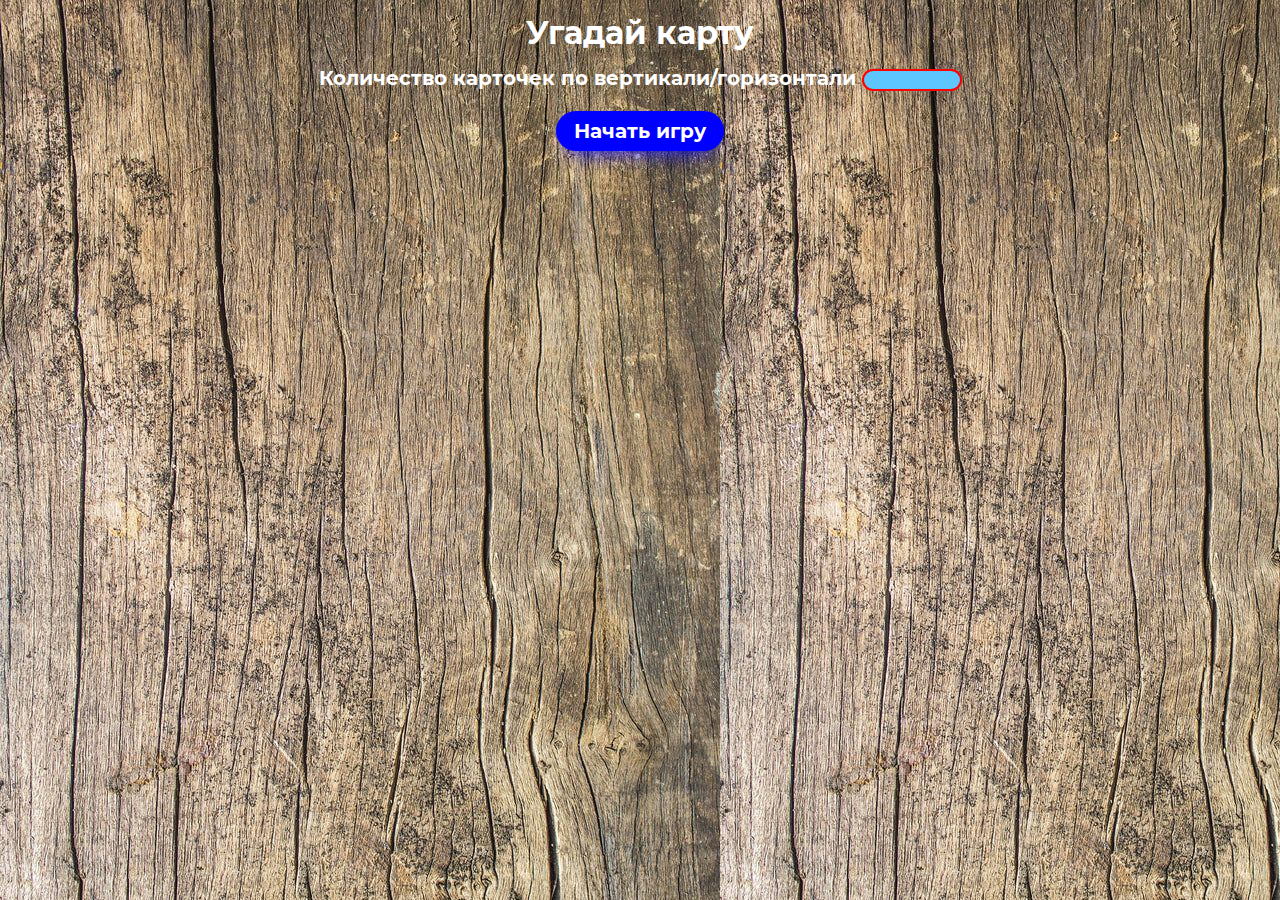
<file: play_cards/index.html>
<!DOCTYPE html>
<html lang="ru">

<head>
    <meta charset="UTF-8">
    <meta name="viewport" content="width=device-width, initial-scale=1.0">
    <title>Document</title>
    <link rel="stylesheet" href="css/normalize.css">
    <link rel="stylesheet" href="https://cdnjs.cloudflare.com/ajax/libs/font-awesome/6.6.0/css/all.min.css" />
    <link rel="stylesheet" href="./css/style.css">
    <script defer src="index.js"></script>
    <script>
        document.addEventListener('DOMContentLoaded', () => {
            createGameMenu();
        })
    </script>
</head>

<body>
    <div class="game-content">
        <div class="container">
            <header class="header">
                <h1 class="header__title">
                    Угадай карту
                </h1>
            </header>
            <main>
                <section class="game-section">
                    <div class="game-secion__container">

                    </div>
                </section>
            </main>
        </div>
    </div>
</body>

</html>
</file>
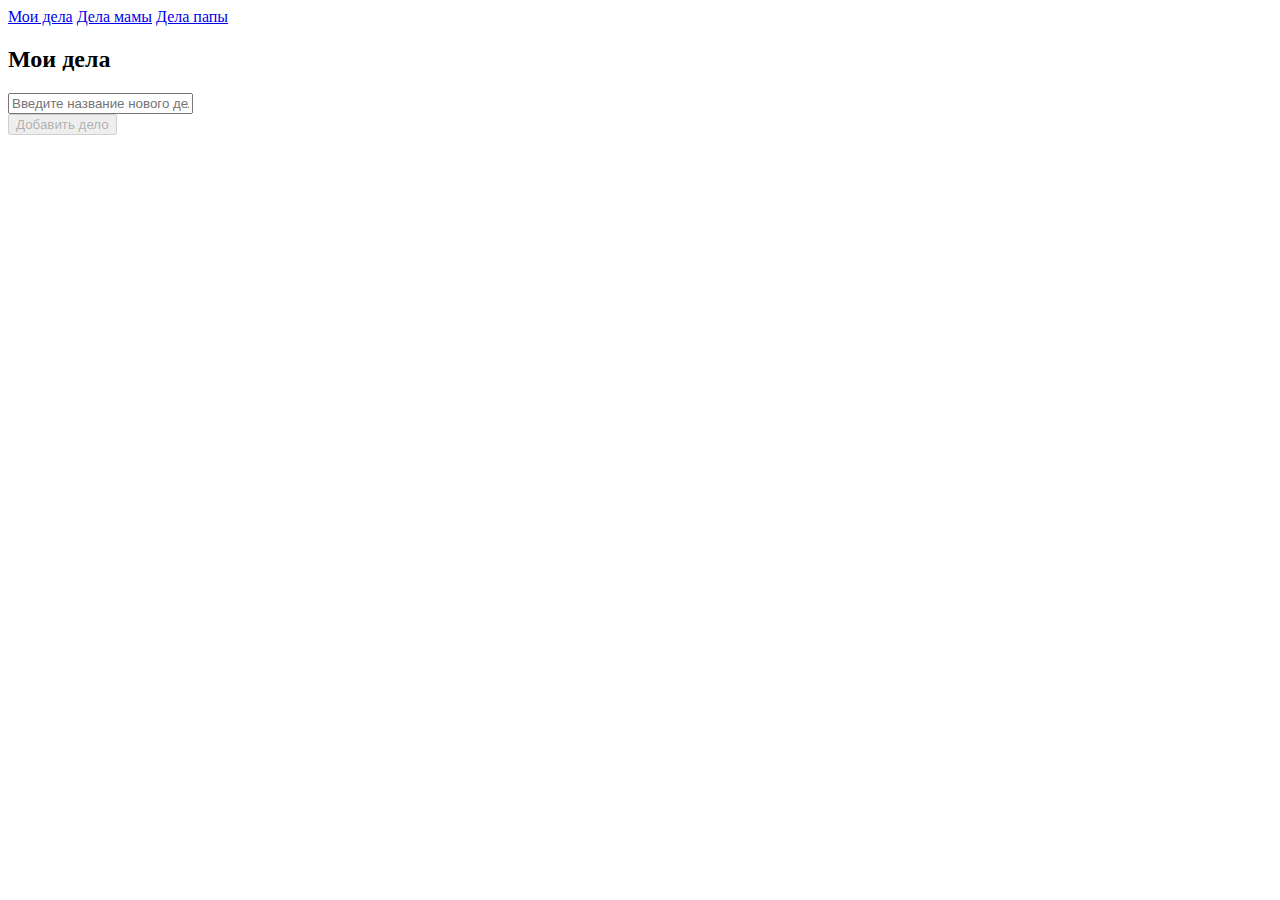
<file: to_do/index.html>
<!DOCTYPE html>
<html lang="en">

<head>
  <meta charset="UTF-8">
  <meta name="viewport" content="width=device-width, initial-scale=1.0">
  <title>TODO</title>
  <link rel="stylesheet" href="https://cdn.jsdelivr.net/npm/bootstrap@4.5.3/dist/css/bootstrap.min.css"
    integrity="sha384-TX8t27EcRE3e/ihU7zmQxVncDAy5uIKz4rEkgIXeMed4M0jlfIDPvg6uqKI2xXr2" crossorigin="anonymous">
  <script defer src="main.js"></script>
  <script>
    document.addEventListener('DOMContentLoaded', function () {
      createTodoApp(document.getElementById('todo-App'), 'Мои дела', 'my');
      document.querySelector('.btn-primary').disabled = true;
    });
  </script>
</head>

<body>
  <div class="container mb-5">
    <nav class="nav">
      <a class="nav-link" href="index.html" alt="#">Мои дела</a>
      <a class="nav-link" href="mom-todos.html" alt="#">Дела мамы</a>
      <a class="nav-link" href="dad-todos.html" alt="#">Дела папы</a>
    </nav>
  </div>
  <div id="todo-App" class="container mb-5"></div>
</body>

</html>
</file>
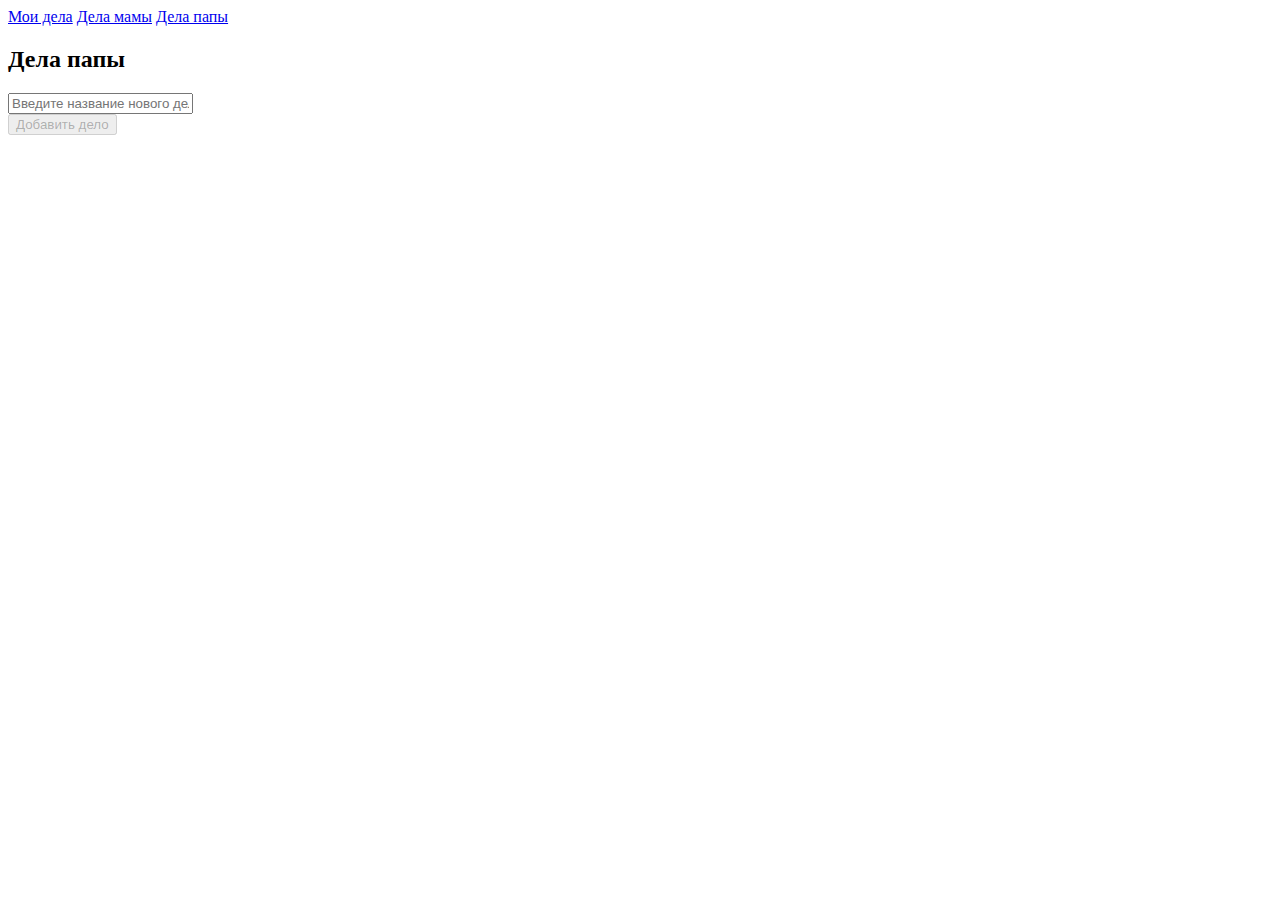
<file: to_do/dad-todos.html>
<!DOCTYPE html>
<html lang="en">
<head>
    <meta charset="UTF-8">
    <meta name="viewport" content="width=device-width, initial-scale=1.0">
    <title>TODO</title>
    <link rel="stylesheet" href="https://cdn.jsdelivr.net/npm/bootstrap@4.5.3/dist/css/bootstrap.min.css" integrity="sha384-TX8t27EcRE3e/ihU7zmQxVncDAy5uIKz4rEkgIXeMed4M0jlfIDPvg6uqKI2xXr2" crossorigin="anonymous">
    <script defer src="main.js"></script>
    <script>
        document.addEventListener('DOMContentLoaded', function () {
        createTodoApp(document.getElementById('todo-App'), 'Дела папы', 'dad');
        document.querySelector('.btn-primary').disabled = true;
    });
    </script>
</head>
<body>
    <div class="container mb-5">
        <nav class="nav">
            <a class="nav-link" href="index.html" alt="#">Мои дела</a>
            <a class="nav-link" href="mom-todos.html" alt="#">Дела мамы</a>
            <a class="nav-link" href="dad-todos.html" alt="#">Дела папы</a>
        </nav>
    </div>
    <div id="todo-App" class="container"></div>
</body>
</html>
</file>
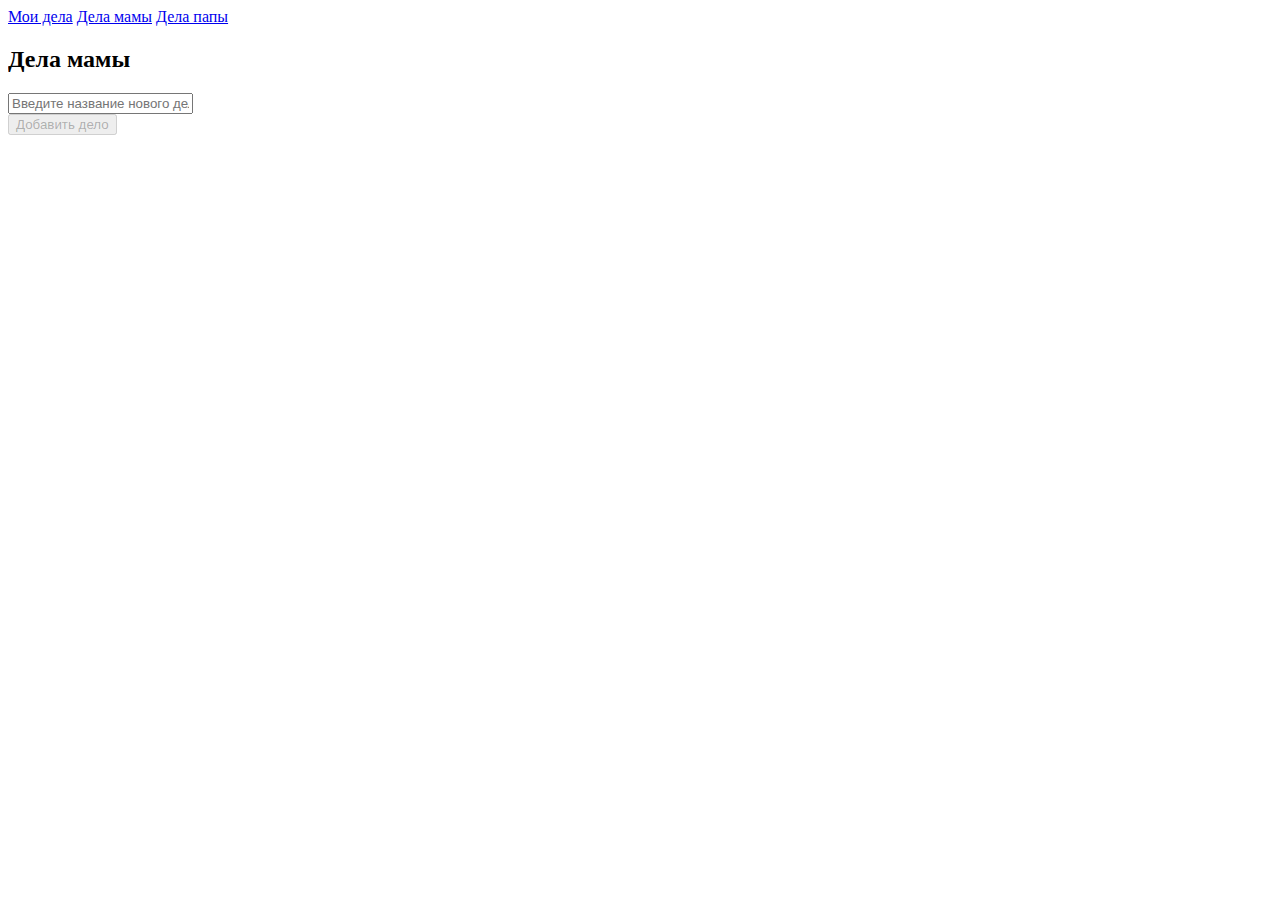
<file: to_do/mom-todos.html>
<!DOCTYPE html>
<html lang="en">
<head>
    <meta charset="UTF-8">
    <meta name="viewport" content="width=device-width, initial-scale=1.0">
    <title>TODO</title>
    <link rel="stylesheet" href="https://cdn.jsdelivr.net/npm/bootstrap@4.5.3/dist/css/bootstrap.min.css" integrity="sha384-TX8t27EcRE3e/ihU7zmQxVncDAy5uIKz4rEkgIXeMed4M0jlfIDPvg6uqKI2xXr2" crossorigin="anonymous">
    <script defer src="main.js"></script>
    <script>
        document.addEventListener('DOMContentLoaded', function () {
        createTodoApp(document.getElementById('todo-App'), 'Дела мамы','mom');
        document.querySelector('.btn-primary').disabled = true;
    });
    </script>
</head>
<body>
    <div class="container mb-5">
        <nav class="nav">
            <a class="nav-link" href="index.html" alt="#">Мои дела</a>
            <a class="nav-link" href="mom-todos.html" alt="#">Дела мамы</a>
            <a class="nav-link" href="dad-todos.html" alt="#">Дела папы</a>
        </nav>
    </div>
    <div id="todo-App" class="container mb-5"></div>
</body>
</html>
</file>
<file: 1_advanced-css/CSS/style.css>
html {
  box-sizing: border-box;
}

*,
::before,
::after {
  box-sizing: inherit;
}

:root {
  --body-color: #F1F1F1;
  --white-color: #FFF;
  --black-color: #000;
  --orange-color: #c93;
  --gray-color: #666;
  --section-title-color: #333;
  --link-color: #F0BF5F;
  --location_country-color: #999;
  --form-color: #E9E9E9;
  --active-color: #A47312;
  --footer__icon-default: rgba(153, 153, 153, 1);
  --footer__icon-focus: rgba(204, 153, 51, 1);
  --footer__icon-active: rgba(164, 115, 18, 1);
}

@font-face {
  font-family: "Muller";
  src: local("Muller-Regular"),
    url(../Fonts/Muller_Regular/MullerRegular.woff2) format("woff2"),
    url(../Fonts/Muller_Regular/MullerRegular.woff) format("woff");
  font-style: normal;
  font-weight: 400;
  font-display: swap;
}

@font-face {
  font-family: "Muller";
  src: local("Muller-Medium"),
    url(../Fonts/Muller_Medium/MullerMedium.woff2) format("woff2"),
    url(../Fonts/Muller_Medium/MullerMedium.woff) format("woff");
  font-style: normal;
  font-weight: 500;
  font-display: swap;
}

@font-face {
  font-family: "Muller";
  src: local("Muller-Bold"),
    url(../Fonts/Muller_Bold/MullerBold.woff2) format("woff2"),
    url(../Fonts/Muller_Bold/MullerBold.woff) format("woff");
  font-style: normal;
  font-weight: 700;
  font-display: swap;
}

body {
  font-size: 0;
  background-color: var(--body-color);
  padding-top: 30px;
  font-family: "Muller", sans-serif;
  font-weight: 400;
}

.container {
  margin: 0 auto;
  background: var(--body-color);
  max-width: 1170px;
}

.list {
  list-style: none;
  margin: 0;
  padding: 0;
}

.link {
  text-decoration: none;
  color: initial;
}

.section-title,
.services-item {
  margin: 0;
}

.flex {
  display: flex;
}

.btn {
  padding: 13px 20px;
  border-radius: 10px;
  border: 1px solid var(--orange-color);
  background-color: var(--white-color);
  max-width: 102px;
  min-height: 43px;
  cursor: pointer;
}

.section-title {
  padding-left: 40px;
  margin-bottom: 20px;
  color: var(--section-title-color);
  font-weight: 400;
  font-size: 40px;
  line-height: normal;
}

.section-title:last-child {
  margin-bottom: 0;
}

.btn-text {
  color: var(--orange-color);
  font-size: 16px;
  line-height: normal;
  transition: color .3s ease-in-out, background-color .3s ease-in-out, border-color .3s ease-in-out;
}

.btn-text:focus {
  outline: none;
  color: var(--white-color);
  background-color: var(--orange-color);
}

.btn-text:hover {
  color: var(--white-color);
  background-color: var(--orange-color);
}

.btn-text:active {
  color: var(--white-color);
  border-color: var(--active-color);
  background-color: var(--active-color);
}

/* Заголовок */
.header {
  margin-bottom: 70px;
}

.header__container {
  margin-bottom: 30px;
  align-items: center;
  max-width: 1170px;
}

.header__img {
  display: inline-flex;
  border-radius: 15px;
  background: var(--link-color);
  margin-right: 40px;
}

.header__tel {
  display: flex;
  color: var(--gray-color);
  font-weight: 500;
  font-size: 20px;
  line-height: normal;
  margin-right: auto;
  max-width: 714px;
  transition: color .3s ease-in-out;
}

.header__tel:focus {
  outline: none;
  color: var(--orange-color);
  outline-offset: 5px;
  outline: 1px solid var(--orange-color);
}

.header__tel:hover {
  color: var(--orange-color);
}

.header__tel:active {
  outline: none;
  color: var(--active-color);
}

.header__container .text {
  color: var(--orange-color);
  font-size: 16px;
  line-height: normal;
  max-width: 155px;
  align-items: center;
  transition: color .3s ease-in-out;
}

.header-icon {
  fill: var(--orange-color);
  margin-right: 5px;
  transition: fill .3s ease-in-out;
}

.header__container .text:focus {
  outline: none;
  color: var(--orange-color);
  outline-offset: 5px;
  outline: 1px solid var(--orange-color);
}

.header__container .text:hover {
  color: var(--link-color);
}

.header__container .text:hover .header-icon {
  fill: var(--link-color);
}

.header__container .text:active {
  outline: none;
  color: var(--active-color);
}

.header__container .text:active .header-icon {
  fill: var(--orange-color);
}

/* Навигация по веб-странице */

.header__link {
  border-radius: 15px;
  background-color: var(--white-color);
  min-height: 70px;
  max-width: 1170px;
  padding: 14px 45px;
  align-items: center;
}

.header__item {
  margin-right: 45px;
}

.header__item:last-child {
  margin-right: 114px;
}

.header__title {
  color: var(--gray-color);
  font-size: 16px;
  line-height: normal;
  transition: color .3s ease-in-out;
}

.header__title:focus {
  outline: none;
  color: var(--orange-color);
  outline-offset: 5px;
  outline: 1px solid var(--orange-color);
}

.header__title:hover {
  color: var(--orange-color);
}

.header__title:active {
  outline: none;
  color: var(--active-color);
}

.header-link-btn {
  padding: 13px 20px;
  border-radius: 10px;
  border: 1px solid var(--orange-color);
  background-color: var(--white-color);
  cursor: pointer;
  max-width: 109px;
  min-height: 20px;
  margin-right: auto;
  flex-wrap: wrap;
}

.header__btn {
  padding: 13px 20px;
  background-color: var(--white-color);
  border-radius: 10px;
  border: 1px solid var(--orange-color);
  max-width: 179px;
  min-height: 44px;
  cursor: pointer;
}

/* Спецпредложения */
.header-title {
  font-size: 0;
}

.offers-container {
  margin-bottom: 70px;
}

.offers__medium {
  margin-right: 24px;
  flex-direction: column;
}

.offers__item {
  flex-direction: column;
  align-items: flex-start;
  justify-content: flex-end;
  padding: 40px 108px 40px 45px;
  transition: .3s ease;
}

.offers__item {
  border-radius: 15px;
}

.offers__item:not(:last-child) {
  margin-bottom: 24px;
}

.offers-medium-maldive {
  background: linear-gradient(90deg, rgba(48, 64, 89, 0.84) -2.9%, rgba(53, 65, 83, 0.00) 65.7%), url(../img/offer-1.png);
  background-repeat: no-repeat;
  background-size: 100% 100%;
  width: 573px;
  min-height: 258px;
  position: relative;
}

.offers__maldive {
  flex-direction: column;
  max-width: 420px;
  min-height: 178px;
}

.offers-medium-crete {
  background: linear-gradient(90deg, rgba(48, 64, 89, 0.84) -2.9%, rgba(53, 65, 83, 0.00) 65.7%), url(../img/offer-2.png);
  background-repeat: no-repeat;
  background-size: 100% 100%;
  width: 573px;
  min-height: 258px;
  position: relative;
}

.offers__crete {
  flex-direction: column;
  max-width: 420px;
  min-height: 178px;
}

.offers__title {
  color: var(--white-color);
  font-weight: 700;
  font-size: 40px;
  line-height: normal;
  margin: 0;
  margin-bottom: 15px;
}

.offers__price {
  color: var(--white-color);
  font-size: 20px;
  line-height: normal;
  opacity: 0.8;
  margin: 0;
  margin-bottom: 47px;
}

.offers__item .text {
  color: var(--link-color);
  font-size: 16px;
  line-height: normal;
  width: fit-content;
  transition: color .3s ease-in-out;
}

.offers__maldive-link::before,
.offers__crete-link::before {
  content: "";
  position: absolute;
  outline: 1px solid var(--body-color);
  top: -8px;
  left: -8px;
  transition: outline-color .3s ease-in-out;
}

.offers__maldive-link:focus::before,
.offers__crete-link:focus::before {
  outline-color: var(--orange-color);
  width: calc(100% + 16px);
  height: calc(100% + 16px);
}

.offers-icon {
  transition: transform .3s ease-in-out;
}

.offers__item .text:hover .offers-icon {
  transform: translateX(11px);
}

.offers__item .text:active {
  color: var(--white-color);
}

.offers__item .text:active::before {
  outline: none;
}

.offers__item .text:active .offers-icon {
  transform: none;
}

.offers__big {
  background-image: url(../img/offer-3.png);
  background-repeat: no-repeat;
  background-size: 100% 100%;
  flex-direction: column;
  justify-content: flex-end;
  padding: 40px 108px 40px 45px;
  width: 573px;
  position: relative;
}

.offers__luxury {
  flex-direction: column;
  justify-content: flex-start;
  min-height: 289px;
}

.offers__luxury .offers__title {
  color: var(--white-color);
  font-weight: 700;
  font-size: 60px;
  line-height: normal;
  margin: 0;
  margin-bottom: 15px;
  max-width: 299px;
}

.offers__luxury .offers__price {
  color: var(--white-color);
  font-size: 30px;
  line-height: normal;
}

.offers__luxury .text {
  color: var(--link-color);
  font-size: 16px;
  line-height: normal;
  width: fit-content;
  transition: padding-right .3s ease-in-out, color .3s ease-in-out;
}

.offers__luxury-link::before {
  content: "";
  position: absolute;
  outline: 1px solid var(--body-color);
  top: -8px;
  left: -8px;
  transition: outline-color .3s ease-in-out;
}

.offers__luxury-link:focus::before {
  outline-color: var(--orange-color);
  width: calc(100% + 16px);
  height: calc(100% + 16px);
}

.offers__luxury .text:hover .offers-icon {
  transform: translateX(11px);
}

.offers__luxury .text:active {
  color: var(--white-color);
}

.offers__luxury .text:active::before {
  outline: none;
}

.offers__luxury .text:active .offers-icon {
  transform: none;
}

/* О нас */
.about-container {
  margin-bottom: 70px;
}

.about-container .text {
  color: var(--black-color);
  font-size: 16px;
  line-height: 200%;
  max-width: 888px;
  min-height: 192px;
  margin: 0;
}

/* Услуги */
.services-container {
  margin-bottom: 70px;
}

.services__list {
  display: inline-flex;
  flex-wrap: wrap;
}

.services__item {
  flex-direction: column;
  max-width: 573px;
  min-height: 330px;
  padding: 191px 126px 35px 45px;
  margin-bottom: 24px;
  background-color: var(--white-color);
  border-radius: 15px;
  position: relative;
}

.services__item:nth-child(2n+1) {
  margin-right: 24px;
}

.services__item:nth-child(3) {
  margin-bottom: 0;
}

.services__item:nth-child(4) {
  margin-bottom: 0;
}

.service-img1 {
  background-image: url(../img/desc3-1.jpg);
  background-repeat: no-repeat;
}

.service-img2 {
  background-image: url(../img/desc3-2.jpg);
  background-repeat: no-repeat;
}

.service-img3 {
  background-image: url(../img/desc3-3.jpg);
  background-repeat: no-repeat;
}

.service-img4 {
  background-image: url(../img/desc3-4.jpg);
  background-repeat: no-repeat;
}

.services__link {
  color: var(--orange-color);
  font-weight: 500;
  font-size: 20px;
  line-height: 200%;
  align-items: center;
  width: fit-content;
  transition: color .3s ease-in-out;
}

.services__link::before {
  content: "";
  position: absolute;
  outline: 1px solid var(--body-color);
  top: -8px;
  left: -8px;
  transition: outline-color .3s ease-in-out;
}

.services__link:focus::before {
  outline-color: var(--orange-color);
  width: calc(100% + 16px);
  height: calc(100% + 16px);
}

.services-icon {
  stroke: var(--orange-color);
  transition: stroke .3s ease-in-out, transform .3s ease-in-out;
}

.services__item .text {
  color: var(--black-color);
  font-size: 16px;
  line-height: 200%;
  margin: 0;
}

.services__link:focus {
  outline: none;
  color: var(--orange-color);
}

.services__link:focus .services-icon {
  outline: none;
  stroke: var(--orange-color);
  transform: none;
}

.services__link:hover {
  color: var(--link-color);
}

.services__link:hover .services-icon {
  stroke: var(--link-color);
  transform: translateX(11px);
}

.services__link:active {
  color: var(--active-color);
}

.services__link:active::before {
  outline: none;
}

.services__link:active .services-icon {
  stroke: var(--orange-color);
  transform: none;
}

/* Преимущества */

.advant-container {
  margin-bottom: 70px;
}

.advant__list {
  flex-wrap: wrap;
}

.advant__item {
  max-width: 276px;
  min-height: 276px;
  border-radius: 15px;
  background: var(--white-color);
  margin-right: 22px;
  margin-bottom: 22px;
  padding: 116px 42px 32px 45px;
  position: relative;
}

.advant__item .text {
  color: var(--black-color);
  font-size: 16px;
  line-height: 200%;
  margin: 0;
}

.advant__item:nth-child(4n) {
  margin-right: 0;
}

.advant__item:nth-last-child(-n+4) {
  margin-bottom: 0;
}

.advant-img1::before {
  content: "";
  background-image: url(../img/advant-1.svg);
  background-repeat: no-repeat;
  width: 64px;
  height: 66px;
  position: absolute;
  top: 40px;
  left: 45px;
}

.advant-img2::before {
  content: "";
  background-image: url(../img/advant-2.svg);
  background-repeat: no-repeat;
  width: 64px;
  height: 66px;
  position: absolute;
  top: 40px;
  left: 45px;
}

.advant-img3::before {
  content: "";
  background-image: url(../img/advant-3.svg);
  background-repeat: no-repeat;
  width: 64px;
  height: 66px;
  position: absolute;
  top: 40px;
  left: 45px;
}

.advant-img4::before {
  content: "";
  background-image: url(../img/advant-4.svg);
  background-repeat: no-repeat;
  width: 64px;
  height: 66px;
  position: absolute;
  top: 40px;
  left: 45px;
}

.advant-img5::before {
  content: "";
  background-image: url(../img/advant-5.svg);
  background-repeat: no-repeat;
  width: 64px;
  height: 66px;
  position: absolute;
  top: 40px;
  left: 45px;
}

.advant-img6::before {
  content: "";
  background-image: url(../img/advant-6.svg);
  background-repeat: no-repeat;
  width: 64px;
  height: 66px;
  position: absolute;
  top: 40px;
  left: 45px;
}

.advant-img7::before {
  content: "";
  background-image: url(../img/advant-7.svg);
  background-repeat: no-repeat;
  width: 64px;
  height: 66px;
  position: absolute;
  top: 40px;
  left: 45px;
}

.advant-img8::before {
  content: "";
  background-image: url(../img/advant-8.svg);
  background-repeat: no-repeat;
  width: 64px;
  height: 66px;
  position: absolute;
  top: 40px;
  left: 45px;
}

/* Размещение */

.location-container {
  margin-bottom: 70px;
}

.location__list {
  display: inline-flex;
  flex-wrap: wrap;
}

.location__item {
  border-radius: 15px;
  background: var(--white-color);
  max-width: 374px;
  min-height: 440px;
  margin-bottom: 24px;
  margin-right: 24px;
}

.location__item:nth-child(3n) {
  margin-right: 0;
}

.location__item:nth-last-child(-n+3) {
  margin-bottom: 0;
}

.location__info {
  padding: 32px 45px 45px 45px;
}

.location__price-rating {
  margin-bottom: 16px;
}

.location__price {
  display: inline-flex;
  align-items: flex-end;
  margin-right: 52px;
}

.location__text,
.location__country {
  color: var(--location_country-color);
  font-size: 16px;
  line-height: normal;
  margin: 0;
  margin-right: 4px;
}

.location__text {
  max-width: 17px;
}

.location__money {
  color: var(--black-color);
  font-weight: 700;
  font-size: 20px;
  line-height: normal;
  margin: 0;
  margin-right: 4px;
  max-width: 64px;
}

.location__night {
  color: var(--black-color);
  font-size: 16px;
  line-height: normal;
  min-width: 47px;
  margin: 0;
  max-width: 47px;
}

.location__rating img:not(:last-child) {
  margin-right: 6px;
}

.location__name {
  color: var(--black-color);
  font-size: 16px;
  font-weight: 400;
  line-height: normal;
  margin: 0;
  margin-bottom: 16px;
}

.location__country {
  margin: 0;
  margin-bottom: 20px;
}

.location__img {
  background-image: url(../img/loc-9.jpg);
  background-size: 440px;
  background-repeat: no-repeat;
  align-items: flex-end;
  padding: 0 59px 27px 54px;
  position: relative;
}

.location__link {
  color: var(--white-color);
  font-weight: 500;
  font-size: 20px;
  line-height: 200%;
  width: fit-content;
  cursor: pointer;
  max-height: 440px;
  align-items: center;
}

.location__link::before {
  content: "";
  position: absolute;
  top: 0;
  left: 0;
  width: 100%;
  height: 100%;
}

/* Хочу тур */

.tour-container {
  padding: 45px 45px 45px 40px;
  max-width: 1170px;
  min-height: 256px;
  border-radius: 15px;
  background-color: var(--form-color);
  margin-bottom: 70px;
}

.tour__title {
  padding: 0;
  margin-bottom: 20px;
}

.form__fieldset {
  border: 0;
  margin: 0;
  min-height: 106px;
  border-radius: 15px;
  background: var(--white-color);
  padding: 31px 28px 30px 33px;
  justify-content: space-between;
}

.form__item {
  flex-direction: column;
  margin-right: 41px;
}

.form__item:nth-child(5) {
  margin-right: 51px;
}


.form__item:last-child {
  margin: 0;
}

.form__title {
  color: var(--black-color);
  font-size: 12px;
  line-height: normal;
  margin: 0;
  margin-bottom: 15px;
}

.form__options {
  border: 0;
  color: var(--black-color);
  font-size: 16px;
  font-weight: 400;
  line-height: normal;
  appearance: none;
}

.form__city {
  background-image: url(../img/form-city.svg);
  background-position: right center;
  background-repeat: no-repeat;
  width: 169px;
}

.form__country {
  background-image: url(../img/form-city.svg);
  background-position: right center;
  background-repeat: no-repeat;
  width: 169px;
}

.form__date {
  background-image: url(../img/form-calendar.svg);
  background-position: right center;
  background-repeat: no-repeat;
  width: 121px;
}

.form__nights {
  background-image: url(../img/form-arrow.svg);
  background-position: right center;
  background-repeat: no-repeat;
  width: 121px;
  border-bottom: 1px solid var(--form-color);
}

.form__tourists {
  background-image: url(../img/form-arrow.svg);
  background-position: right center;
  background-repeat: no-repeat;
  width: 121px;
  border-bottom: 1px solid var(--form-color);
}

.form__btn {
  padding: 13px 30px;
  border-radius: 10px;
  border: 1px solid var(--orange-color);
  min-height: 44px;
  background-color: var(--white-color);
  align-items: center;
  justify-content: center;
  max-width: 110px;
  min-height: 44px;
  cursor: pointer;
}

input[type=date]::-webkit-calendar-picker-indicator {
  opacity: 0;
}

input[type=number]::-webkit-inner-spin-button,
input[type=number]::-webkit-outer-spin-button {
  opacity: 0;
}

/* Контакты */
#contacts {
  margin-bottom: 40px;
}

.contacts__container {
  border-radius: 15px;
  background: var(--white-color);
  padding: 45px;
  min-height: 618px;
  max-width: inherit;
}

.contacts__left {
  flex-direction: column;
  margin-right: 52px;
  max-width: 375px;
  justify-content: space-between;
}

.contacts__list {
  flex-direction: column;
  min-height: 71px;
  margin-bottom: 45px;
}

.contacts__item {
  padding-bottom: 23px;
  margin-bottom: 25px;
  border-bottom: 1px solid var(--form-color);
  flex-wrap: wrap;
  justify-content: space-between;
}

.contacts__item:nth-child(3) {
  padding-bottom: 22px;
}

.contacts__item:last-child {
  margin: 0;
}

.contacts__title {
  margin: 0;
  color: var(--black-color);
  font-size: 20px;
  line-height: normal;
  width: 146px;
}

.contacts__address {
  flex-direction: column;
  margin-right: auto;
  max-width: 229px;
}

.contacts__location {
  color: var(--black-color);
  font-size: 16px;
  line-height: 150%;
  margin: 0;
}

.contacts__phone {
  flex-direction: column;
  margin-right: auto;
  max-width: 229px;
}

.contacts__tel {
  color: var(--orange-color);
  font-size: 16px;
  line-height: 150%;
  text-decoration: none;
  width: fit-content;
  transition: color .3s ease-in-out;
}

.contacts__tel:focus {
  outline: none;
  color: var(--orange-color);
  outline-offset: 2px;
  outline: 1px solid var(--orange-color);
}

.contacts__tel:hover {
  color: var(--orange-color);
}

.contacts__tel:active {
  outline: none;
  color: var(--active-color);
}

.contacts__info {
  flex-direction: column;
  margin-right: auto;
  max-width: 229px;
  text-decoration: none;
}

.contacts__mail {
  color: var(--orange-color);
  font-size: 16px;
  font-weight: 400;
  line-height: 150%;
  width: fit-content;
  transition: color .3s ease-in-out;
}

.contacts__mail:focus {
  outline: none;
  outline-offset: 2px;
  outline: 1px solid var(--orange-color);
}

.contacts__mail:hover {
  color: var(--link-color);
}

.contacts__mail:active {
  outline: none;
  color: var(--active-color);
}

.contacts__questions {
  margin: 0;
  color: var(--location_country-color);
  font-size: 16px;
  line-height: 150%;
}

.contacts__timetable {
  flex-direction: column;
  margin-right: auto;
  max-width: 229px;
}

.contacts__btn {
  border-radius: 10px;
  border: 1px solid var(--orange-color);
  background-color: var(--white-color);
  color: var(--orange-color);
  font-size: 16px;
  line-height: normal;
  padding: 28px;
  max-width: 215px;
  min-height: 72px;
  cursor: pointer;
  transition: color .3s ease-in-out, background-color .3s ease-in-out, border-color .3s ease-in-out;
}

.contacts__btn:focus {
  outline: none;
  color: var(--white-color);
  background-color: var(--orange-color);
}

.contacts__btn:hover {
  color: var(--white-color);
  background-color: var(--orange-color);
}

.contacts__btn:active {
  color: var(--white-color);
  border-color: var(--active-color);
  background-color: var(--active-color);
}

.contacts__right {
  max-width: 653px;
  min-height: 100px;
}

.contacts-photo {
  width: 100%;
  height: 100%;
}

/* футер */
.footer-container {
  min-height: 341px;
  border-radius: 15px;
  background: var(--section-title-color);
  padding: 45px;
  margin-bottom: 30px;
  position: relative;
  justify-content: space-between;
}

.footer__left {
  flex-direction: column;
  margin-right: 125px;
  max-width: 302px;
}

.footer__left-top {
  color: var(--white-color);
  font-size: 16px;
  line-height: 190%;
  margin: 0;
  margin-bottom: 37px;
}

.footer__left-medium {
  color: var(--white-color);
  font-size: 16px;
  line-height: 190%;
  margin: 0;
  margin-bottom: 40px;
}

.footer__left-link {
  color: var(--orange-color);
  font-size: 16px;
  line-height: 150%;
  margin: 0;
  text-decoration: none;
  width: fit-content;
}

.footer__left-link:focus {
  outline: none;
  color: var(--orange-color);
  outline-offset: 5px;
  outline: 1px solid var(--orange-color);
}

.footer__left-link:hover {
  color: var(--orange-color);
}

.footer__left-link:active {
  outline: none;
  color: var(--active-color);
}

.footer__medium {
  flex-direction: column;
  max-width: 359px;
  margin-right: auto;
}

.footer__medium-top {
  color: var(--white-color);
  font-size: 16px;
  line-height: 30px;
  margin: 0;
  margin-bottom: 15px;
}

.footer__tel {
  flex-direction: column;
  margin-bottom: 15px;
  width: fit-content;
}

.footer__mail {
  flex-direction: column;
}

.footer__tel-link,
.footer__mail-link {
  color: var(--orange-color);
  font-size: 16px;
  line-height: 150%;
  text-decoration: none;
  width: fit-content;
  transition: color .3s ease-in-out;
}

.footer__tel-link:focus,
.footer__mail-link:focus {
  outline: none;
  color: var(--orange-color);
  outline-offset: 1px;
  outline: 1px solid var(--orange-color);
}

.footer__tel-link:hover,
.footer__mail-link:hover {
  color: var(--orange-color);
}

.footer__tel-link:active,
.footer__mail-link:active {
  outline: none;
  color: var(--active-color);
}

.footer-container::before {
  content: "";
  position: absolute;
  background-image: url(../img/footer.png);
  background-repeat: no-repeat;
  width: 254px;
  height: 228px;
  bottom: 1px;
  right: 177px;
}

.footer__list {
  padding: 0;
  flex-direction: column;
}

.footer__item:not(:last-child) {
  margin-bottom: 20px;
}

.footer__icon svg {
  fill: var(--footer__icon-default);
}

.footer__icon:focus svg {
  outline: none;
  fill: var(--footer__icon-focus);
}

.footer__icon:hover svg {
  fill: var(--footer__icon-focus);
}

.footer__icon:active svg {
  fill: var(--footer__icon-active);
}
</file>
<file: 2_cross-browser/CSS/style.css>
html {
  -webkit-box-sizing: border-box;
  box-sizing: border-box;
}

*,
::before,
::after {
  -webkit-box-sizing: inherit;
  box-sizing: inherit;
}

:root {
  --black-color: #000;
  --white-color: #FFF;
  --orange-color: #F90;
  --border-cards: #CACACA;
  --footer-btn-color: #414141;
  --focus-btn-color: #FFB84D;
  --active-btn-color: #E1670E;
  --btn-agreement-color: #666666;
  --nav-link-color: #333333;
}

@font-face {
  font-family: 'Montserrat';
  src: local('Montserrat-SemiBold'),
    url(../Fonts/Montserrat_SemiBold/MontserratSemiBold.woff2) format("woff2"),
    url(../Fonts/Montserrat_SemiBold/MontserratSemiBold.woff) format("woff");
  font-weight: 600;
  font-style: normal;
  font-display: swap;
}

@font-face {
  font-family: 'Montserrat';
  src: local('Montserrat-ExtraBold'),
    url(../Fonts/Montserrat_ExtraBold/MontserratExtraBold.woff2) format("woff2"),
    url(../Fonts/Montserrat_ExtraBold/MontserratExtraBold.woff) format("woff");
  font-weight: 800;
  font-style: normal;
  font-display: swap;
}

@font-face {
  font-family: 'Montserrat';
  src: local('Montserrat-Regular'),
    url(../Fonts/Montserrat_Regular/MontserratRegular.woff2) format("woff2"),
    url(../Fonts/Montserrat_Regular/MontserratRegular.woff) format("woff");
  font-weight: 400;
  font-style: normal;
  font-display: swap;
}

@font-face {
  font-family: 'Montserrat';
  src: local('Montserrat-Bold'),
    url(../Fonts/Montserrat_Bold/MontserratBold.woff2) format("woff2"),
    url(../Fonts/Montserrat_Bold/MontserratBold.woff) format("woff");
  font-weight: 700;
  font-style: normal;
  font-display: swap;
}

@font-face {
  font-family: 'Montserrat';
  src: local('Montserrat-Medium'),
    url(../Fonts/Montserrat_Medium/MontserratMedium.woff2) format("woff2"),
    url(../Fonts/Montserrat_Medium/MontserratMedium.woff) format("woff");
  font-weight: 500;
  font-style: normal;
  font-display: swap;
}

body {
  font-family: 'Montserrat', sans-serif;
  font-weight: 400;
  min-width: 320px;
  background-color: var(--white-color);
}

.list {
  list-style-type: none;
  padding-left: 0;
}

.link {
  text-decoration: none;
  color: var(--black-color);
}

.flex {
  display: -webkit-box;
  display: -ms-flexbox;
  display: flex;
}

.container {
  max-width: calc(100% - var(--offsets-container));
  margin: 0 auto;
  -webkit-box-align: center;
  -ms-flex-align: center;
  align-items: center;
  width: 100%;
  --offsets-container: 150px;
}

.btn {
  border: 0;
  border-radius: 16px;
  background-color: var(--orange-color);
  cursor: pointer;
  -webkit-transition: background-color .3s ease-in-out;
  -o-transition: background-color .3s ease-in-out;
  transition: background-color .3s ease-in-out;
}

.btn:focus {
  outline: none;
  background-color: var(--focus-btn-color);
}

.btn:hover {
  background-color: var(--focus-btn-color);
}

.btn:active {
  background-color: var(--active-btn-color);
}

.section-title {
  color: var(--black-color);
  font-size: 48px;
  font-style: normal;
  font-weight: 400;
  line-height: normal;
  margin: 0;
}

/* header */

.header {
  border-radius: 0px 0px 32px 32px;
  background: var(--white-color);
  width: 100%;
  -webkit-box-shadow: 0px 5px 40px 0px rgba(0, 0, 0, .1);
  box-shadow: 0px 5px 40px 0px rgba(0, 0, 0, .1);
  min-height: 100px;
  margin-bottom: 50px;
  padding: 14px 0;
}

.header-container {
  -webkit-box-align: center;
  -ms-flex-align: center;
  align-items: center;
}

.header__link {
  margin-right: auto;
}

.header__link:focus {
  outline: 2px solid var(--orange-color);
  outline-offset: 2px;
}

.header__nav {
  --gap-header: 85px;
  --mrgr-header: 85px;
  margin-right: var(--mrgr-header);
  position: relative;
  left: -7px;
}

.header__nav::-webkit-scrollbar {
  display: none;
}

.nav__list {
  padding-left: 7px;
  margin: 0;
  -webkit-box-align: center;
  -ms-flex-align: center;
  align-items: center;
}

.nav__item:not(:last-child) {
  margin-right: var(--gap-header);
}

.nav__link {
  font-size: 18px;
  font-family: Montserrat;
  font-weight: 600;
  line-height: 33px;
  letter-spacing: .1px;
  position: relative;
  width: 100%;
  -webkit-transition: color .3s ease-in-out;
  -o-transition: color .3s ease-in-out;
  transition: color .3s ease-in-out;
}

.nav__link::before {
  content: "";
  position: absolute;
  top: -5px;
  left: -5px;
  width: calc(100% + 10px);
  height: calc(100% + 10px);
  outline: 2px solid var(--orange-color);
  opacity: 0;
  -webkit-transition: opacity .3s ease-in-out;
  -o-transition: opacity .3s ease-in-out;
  transition: opacity .3s ease-in-out;
}

.nav__link::after {
  content: "";
  position: absolute;
  left: 0;
  bottom: -7px;
  height: 2px;
  width: 100%;
  opacity: 0;
  background-color: var(--orange-color);
  -webkit-transition: opacity .3s ease-in-out, background-color .3s ease-in-out;
  -o-transition: opacity .3s ease-in-out, background-color .3s ease-in-out;
  transition: opacity .3s ease-in-out, background-color .3s ease-in-out;
}

.nav__link:focus-visible {
  outline: none;
}

.nav__link:focus::before {
  border: none;
  opacity: 1;
}

.nav__link:hover::after {
  opacity: 1;
}

.nav__link:active {
  color: var(--active-btn-color);
  outline: none;
}

.nav__link:active::after {
  background-color: var(--active-btn-color);
}

.nav__link:active::before {
  opacity: 1;
}

.header__icon {
  stroke: var(--black-color);
  fill: transparent;
  background-color: var(--white-color);
  border: 0;
  padding: 0;
  cursor: pointer;
}

.header__icon svg {
  -webkit-transition: fill .3s ease-in-out, stroke .3s ease-in-out;
  -o-transition: fill .3s ease-in-out, stroke .3s ease-in-out;
  transition: fill .3s ease-in-out, stroke .3s ease-in-out;
}

.header__icon rect {
  -webkit-transition: fill .3s ease-in-out;
  -o-transition: fill .3s ease-in-out;
  transition: fill .3s ease-in-out;
}

.header__icon:focus {
  outline: none;
  outline: 2px solid var(--orange-color);
  outline-offset: 5px;
}

.header__icon:hover svg {
  stroke: var(--orange-color);
}

.header__icon:hover rect {
  fill: var(--orange-color);
}

.header__icon:active {
  outline: none;
}

.header__icon:active svg {
  stroke: var(--black-color);
}

.header__icon:active rect {
  fill: var(--black-color);
}

/* calc */

.main__title {
  display: none;
}

.calc-container {
  -webkit-box-orient: vertical;
  -webkit-box-direction: normal;
  -ms-flex-direction: column;
  flex-direction: column;
  -webkit-box-pack: justify;
  -ms-flex-pack: justify;
  justify-content: space-between;
  -webkit-box-align: start;
  -ms-flex-align: start;
  align-items: flex-start;
  background-image: url(../img/window-img.jpg);
  background-size: cover;
  background-position: center;
  background-repeat: no-repeat;
  min-height: 620px;
  padding: 100px 80px 98px 80px;
  margin-bottom: 51px;
  border-radius: 32px;
}

.calc__title {
  margin: 0;
  color: var(--white-color);
  font-size: 70px;
  font-weight: 800;
  line-height: 86px;
  margin-bottom: 22px;
}

.calc__text {
  margin: 0;
  color: var(--white-color);
  font-size: 24px;
  font-weight: 700;
  line-height: normal;
  margin-bottom: 92px;
}

.calc__btn {
  padding: 21px 39px 25px 39px;
  color: var(--white-color);
  font-size: 23px;
  font-weight: 700;
  line-height: normal;
  max-width: 280px;
  min-height: 78px;
}

/* about-us */

.about-us-container {
  margin-bottom: 100px;
}

.about-us__title {
  margin-bottom: 21px;
}

.about-us__text {
  color: var(--black-color);
  font-size: 16px;
  font-weight: 400;
  line-height: 32px;
  margin: 0;
  margin-bottom: 50px;
  max-width: 100%;
}

.about-us__cards {
  --gap-about: 32px;
  --offsets-about: 1;
  gap: var(--gap-about);
  -webkit-box-pack: justify;
  -ms-flex-pack: justify;
  justify-content: space-between;
}

.about-us__big {
  background-image: url(../img/about-us-worker.png);
  background-repeat: no-repeat;
  background-size: cover;
  background-position: center;
  max-width: calc((100% - var(--gap-about) * var(--offsets-about)) / (var(--offsets-about) + 1));
  width: 100%;
  min-height: 622px;
  -webkit-box-align: end;
  -ms-flex-align: end;
  align-items: flex-end;
  border-radius: 32px;
}

.card-big-info {
  background-color: rgba(0, 0, 0, 0.50);
  opacity: 0.5;
  width: 100%;
  min-height: 196px;
  padding: 49px 50px 50px 50px;
  -webkit-box-pack: justify;
  -ms-flex-pack: justify;
  justify-content: space-between;
  -webkit-box-align: center;
  -ms-flex-align: center;
  align-items: center;
  border-radius: 32px;
}

.text-overlay {
  color: var(--white-color);
  opacity: 1;
}

.card-big-text {
  margin: 0;
  color: var(--white-color);
  font-size: 16px;
  font-weight: 700;
  line-height: 32px;
  max-width: 433px;
  min-height: 96px;
}

.card-big-btn {
  color: var(--white-color);
  font-size: 16px;
  font-weight: 700;
  line-height: 4px;
  border-radius: 16px;
  border: 3px solid var(--orange-color);
  padding: 19px 35px;
  max-width: 181px;
  min-height: 66px;
  opacity: 1;
  background-color: transparent;
  cursor: pointer;
  -webkit-transition: background-color .3s ease-in-out, border-color .3s ease-in-out;
  -o-transition: background-color .3s ease-in-out, border-color .3s ease-in-out;
  transition: background-color .3s ease-in-out, border-color .3s ease-in-out;
}

.card-big-btn:focus {
  outline: none;
  border-color: var(--orange-color);
  background-color: var(--orange-color);
  color: var(--white-color);
}

.card-big-btn:hover {
  background-color: var(--orange-color);
}

.card-big-btn:active {
  border-color: var(--active-btn-color);
  background-color: var(--active-btn-color);
}

.about-us__cards-list {
  margin: 0;
  -webkit-box-orient: vertical;
  -webkit-box-direction: normal;
  -ms-flex-direction: column;
  flex-direction: column;
  gap: var(--gap-about);
}

.about-us__cards-item {
  width: 100%;
  min-height: 295px;
  padding: 64px 116px 64px 300px;
  border: 1px solid var(--border-cards);
  border-radius: 32px;
  position: relative;
}

.about-us__cards-text {
  -webkit-box-orient: vertical;
  -webkit-box-direction: normal;
  -ms-flex-direction: column;
  flex-direction: column;
  width: 100%;
  min-height: 128px;
}

.about-us__icon-top::before {
  content: "";
  background-image: url(../img/about-us-icon1.svg);
  background-position: center;
  width: 190px;
  height: 165px;
  background-repeat: no-repeat;
  background-size: cover;
  position: absolute;
  top: 65px;
  left: 60px;
}

.about-us__icon-bottom::before {
  content: "";
  background-image: url(../img/about-us-icon2.svg);
  background-position: center;
  width: 190px;
  height: 165px;
  background-repeat: no-repeat;
  background-size: cover;
  position: absolute;
  top: 65px;
  left: 60px;
}

.card-title {
  margin: 0;
  color: var(--black-color);
  font-size: 24px;
  font-weight: 700;
  line-height: normal;
  margin-bottom: 9px;
}

.card-text {
  margin: 0;
  color: var(--black-color);
  font-size: 16px;
  font-weight: 400;
  line-height: 32px;
}

/* stages */

.stages-container {
  margin-bottom: 100px;
}

.stages__title {
  margin-bottom: 33px;
}

.stages__container {
  width: 100%;
  --gap-stages: 142px;
  --offsets-stages: 1;
  gap: var(--gap-stages);
}

.stages__container::after {
  content: "";
  background-image: url(../img/stages-comps.jpg);
  background-repeat: no-repeat;
  background-size: cover;
  padding-top: 10px;
  background-origin: content-box;
  background-position: center;
  width: 100%;
  border-radius: 32px;
}

.stages__info-all {
  max-width: calc(100% - 870px - 142px);
  width: 100%;
  margin: 0;
  -webkit-box-orient: vertical;
  -webkit-box-direction: normal;
  -ms-flex-direction: column;
  flex-direction: column;
  -webkit-box-pack: justify;
  -ms-flex-pack: justify;
  justify-content: space-between;
  min-height: 460px;
}

.stages__caption {
  margin: 0;
  margin-bottom: 7px;
  color: var(--black-color);
  font-size: 24px;
  font-weight: 700;
  line-height: 32px;
}

.stages__text {
  margin: 0;
  color: var(--black-color);
  font-size: 16px;
  font-weight: 400;
  line-height: 32px;
}

.stages__text:not(:first-of-type) {
  margin-bottom: 18px;
}

.stages__info {
  margin-bottom: 18px;
}

.span-txt {
  display: block;
}

.stages__btn {
  color: var(--white-color);
  text-align: center;
  font-size: 16px;
  font-weight: 700;
  line-height: normal;
  padding: 18px 38px 19px 38px;
  max-width: 175px;
  min-height: 60px;
  margin-right: 31px;
}

.stages__btn-agreement {
  color: var(--black-color);
  text-align: center;
  font-size: 16px;
  font-weight: 400;
  line-height: normal;
  padding: 17px 37px 18px 39px;
  max-width: 147px;
  min-height: 60px;
  border-radius: 16px;
  border: 1px solid var(--black-color);
  background-color: var(--white-color);
  cursor: pointer;
  -webkit-transition: border-color .3s ease-in-out, background-color .3s ease-in-out, color .3s ease-in-out;
  -o-transition: border-color .3s ease-in-out, background-color .3s ease-in-out, color .3s ease-in-out;
  transition: border-color .3s ease-in-out, background-color .3s ease-in-out, color .3s ease-in-out;
}

.stages__btn-agreement:focus {
  outline: none;
  border-color: var(--btn-agreement-color);
  background-color: var(--btn-agreement-color);
  color: var(--white-color);
}

.stages__btn-agreement:hover {
  border-color: var(--btn-agreement-color);
  background-color: var(--btn-agreement-color);
  color: var(--white-color);
}

.stages__btn-agreement:active {
  border-color: var(--black-color);
  background-color: var(--black-color);
  color: var(--white-color);
}

/* questions*/

.questions-container {
  margin-bottom: 100px;
}

.questions__title {
  margin-bottom: 32px;
}

.questions__list {
  margin: 0;
  -ms-flex-wrap: wrap;
  flex-wrap: wrap;
  --gap-questions: 32px;
  --offsets-questions: 2;
  gap: var(--gap-questions);
}

.questions__item {
  border-radius: 32px;
  border: 1px solid var(--border-cards);
  background-color: var(--white-color);
  padding: 64px 65px 63px 59px;
  width: calc((100% - var(--gap-questions) * var(--offsets-questions)) / (var(--offsets-questions) + 1));
}

.questions__item-title {
  margin: 0;
  color: var(--black-color);
  font-size: 24px;
  font-weight: 700;
  line-height: normal;
  margin-bottom: 10px;
  width: 100%;
}

.questions__item-text {
  margin: 0;
  color: var(--black-color);
  font-size: 16px;
  font-weight: 400;
  line-height: 32px;
  width: 100%;
}

/* footer */

.footer {
  background-color: var(--black-color);
  padding: 50px 75px 50px 76px;
  min-height: 594px;
  -webkit-box-pack: justify;
  -ms-flex-pack: justify;
  justify-content: space-between;
}

.footer__left {
  -webkit-box-orient: vertical;
  -webkit-box-direction: normal;
  -ms-flex-direction: column;
  flex-direction: column;
  margin-right: auto;
  max-width: 253px;
  width: 100%;
  -webkit-box-pack: justify;
  -ms-flex-pack: justify;
  justify-content: space-between;
}

.footer__left-logo {
  height: 72px;
  width: 224px;
  margin-bottom: 20px;
}

.footer__nav {
  -webkit-box-orient: vertical;
  -webkit-box-direction: normal;
  -ms-flex-direction: column;
  flex-direction: column;
  margin: 0;
  margin-bottom: 90px;
}

.footer__left-link {
  color: var(--border-cards);
  font-size: 18px;
  font-weight: 600;
  line-height: 36px;
  letter-spacing: 0.1px;
  transition: color .3s ease-in-out;
}

.footer__left-link:focus {
  outline-offset: 5px;
  outline: 2px solid var(--orange-color);
}

.footer__left-link:hover {
  color: var(--orange-color);
}

.footer__left-link:active {
  outline: none;
  color: var(--active-btn-color);
}

.footer__left-list {
  margin: 0;
}

.footer__left-list__link {
  max-width: 60px;
  min-height: 60px;
  width: 100%;
  -webkit-box-pack: center;
  -ms-flex-pack: center;
  justify-content: center;
  -webkit-box-align: center;
  -ms-flex-align: center;
  align-items: center;
}

.footer__left-list__link svg {
  fill: var(--btn-agreement-color);
  -webkit-transition: fill .3s ease-in-out;
  -o-transition: fill .3s ease-in-out;
  transition: fill .3s ease-in-out;
}

.footer__left-list__link:focus {
  outline: none;
  outline: 2px solid var(--orange-color);
  outline-offset: 5px;
}

.footer__left-list__link:hover svg {
  fill: var(--orange-color);
}

.footer__left-list__link:active {
  outline: none;
  fill: var(--active-btn-color);
}

.footer__left-list__link:active svg {
  fill: var(--active-btn-color);
}

.footer__left-list__item:not(:last-child) {
  margin-right: 25px;
}

.form {
  -webkit-box-orient: vertical;
  -webkit-box-direction: normal;
  -ms-flex-direction: column;
  flex-direction: column;
  max-width: 570px;
  width: 100%;
  margin-right: 236px;
}

.form__fieldset {
  -webkit-box-orient: vertical;
  -webkit-box-direction: normal;
  -ms-flex-direction: column;
  flex-direction: column;
}

.form__application {
  margin: 0;
  color: var(--border-cards);
  font-size: 48px;
  font-weight: 400;
  line-height: 59px;
  margin-bottom: 25px;
}

.form__btn-text {
  border: 0;
  padding: 14px 24px;
  background-color: var(--footer-btn-color);
  color: var(--border-cards);
  font-size: 16px;
  font-weight: 400;
  line-height: 32px;
  margin-bottom: 25px;
  border-radius: 16px;
  min-height: 60px;
  width: 100%;
  cursor: pointer;
  -webkit-transition: background-color .3s ease-in-out, color .3s ease-in-out;
  -o-transition: background-color .3s ease-in-out, color .3s ease-in-out;
  transition: background-color .3s ease-in-out, color .3s ease-in-out;
}

.form__btn-text:focus {
  outline: none;
  background-color: var(--btn-agreement-color);
}

.form__btn-text:hover {
  background-color: var(--btn-agreement-color);
}

.form__btn-text:active {
  background-color: var(--btn-agreement-color);
  color: var(--white-color);
}

.form__textarea {
  border: 0;
  padding: 14px 24px;
  min-height: 150px;
  background-color: var(--footer-btn-color);
  color: var(--border-cards);
  font-size: 16px;
  font-weight: 400;
  line-height: 32px;
  margin-bottom: 32px;
  border-radius: 16px;
  width: 100%;
  cursor: pointer;
  -webkit-transition: background-color .3s ease-in-out, color .3s ease-in-out;
  -o-transition: background-color .3s ease-in-out, color .3s ease-in-out;
  transition: background-color .3s ease-in-out, color .3s ease-in-out;
}

.form__textarea:focus {
  outline: none;
  background-color: var(--btn-agreement-color);
}

.form__textarea:hover {
  background-color: var(--btn-agreement-color);
}

.form__textarea:active {
  background-color: var(--btn-agreement-color);
  color: var(--white-color);
}

.form__button {
  -webkit-box-align: center;
  -ms-flex-align: center;
  align-items: center;
  position: relative;
}

.form__btn {
  color: var(--white-color);
  text-align: center;
  font-size: 16px;
  font-weight: 700;
  line-height: normal;
  padding: 19px 52px;
  max-width: 269px;
  width: 100%;
  min-height: 58px;
  margin-right: 22px;
}

.form__icon {
  position: absolute;
  -webkit-appearance: none;
  -moz-appearance: none;
  appearance: none;
}

.form__icon:focus-visible {
  visibility: hidden;
}

.checkbox-text {
  -webkit-user-select: none;
  -moz-user-select: none;
  -ms-user-select: none;
  user-select: none;
  cursor: pointer;
  color: var(--border-cards);
  font-size: 16px;
  font-weight: 400;
  line-height: 36px;
  margin: 0;
  width: -webkit-fit-content;
  width: -moz-fit-content;
  width: fit-content;
  position: relative;
  padding-left: 18px;
}

.checkbox-text::before {
  content: "";
  position: absolute;
  width: 14px;
  height: 14px;
  left: 0;
  top: 50%;
  border: 1px solid rgba(202, 202, 202, 1);
  -webkit-transform: translateY(-50%);
  -ms-transform: translateY(-50%);
  transform: translateY(-50%);
}

.checkbox-text::after {
  content: "";
  position: absolute;
  left: 0;
  top: 50%;
  width: 14px;
  height: 14px;
  background-image: url(../img/сheck.svg);
  background-size: cover;
  background-repeat: no-repeat;
  background-position: center;
  opacity: 0;
  -webkit-transform: translateY(-50%);
  -ms-transform: translateY(-50%);
  transform: translateY(-50%);
  -webkit-transition: opacity .3s ease-in-out;
  -o-transition: opacity .3s ease-in-out;
  transition: opacity .3s ease-in-out;
}

.form__icon:checked+.checkbox-text::after {
  opacity: 1;
}

.form__icon:focus+.checkbox-text {
  outline: 2px solid var(--orange-color);
  outline-offset: 2px;
}

.footer__right {
  padding: 88px 0;
}

.footer__right-text {
  color: var(--border-cards);
  font-size: 16px;
  font-weight: 400;
  line-height: 32px;
  margin: 0;
  max-width: 363px;
}
</file>
<file: 2_cross-browser/CSS/media.css>
@media (max-width: 1920px) {
  .header {
    padding: 14px 0 12px 0;
  }

  .calc__title {
    max-width: 853px;
  }

  .calc__text {
    max-width: 853px;
  }

  .about-us__text {
    max-width: 1235px;
    margin-bottom: 49px;
  }

  .about-us__big {
    max-width: 868px;
  }

  .about-us__cards-item {
    max-width: 870px;
  }

  .stages__title {
    margin-bottom: 33px;
  }

  .stages__info-all {
    max-width: 758px;
  }

  .stages__btn {
    line-height: 14px;
  }

  .stages__btn-agreement {
    line-height: 14px;
  }

  .questions__item-title {
    max-width: 412px;
    margin-bottom: 9px;
  }

  .footer__left-logo {
    margin-bottom: 18px;
  }
}

@media (max-width: 1600px) {

  .header__nav {
    --gap-header: 60px;
    --mrgr-header: 70px;
  }

  .calc-container {
    padding: 100px 80px;
  }

  .about-us__cards {
    -ms-flex-wrap: wrap;
    flex-wrap: wrap;
  }

  .about-us__big {
    max-width: 100%;
  }

  .about-us__cards-item {
    max-width: 100%;
  }

  .questions__list {
    --offsets-questions: 0;
  }

  .questions__item-title {
    max-width: 100%;
    margin-bottom: 9px;
  }

  .form {
    margin-right: 0;
  }

  .footer__left {
    margin-right: auto;
  }

  .footer__right {
    display: none;
  }

  .form__btn {
    max-width: 240px;
    padding: 11px 36px;
  }
}

@media (max-width: 1024px) {

  .header {
    margin-bottom: 40px;
    padding: 14px 0 12px 0;
  }

  .header__nav {
    --gap-header: 59px;
    --mrgr-header: 105px;
  }

  .header__icon {
    line-height: 0.15px;
  }

  .container {
    --offsets-container: 100px;
  }

  .nav__link {
    line-height: 34px;
  }

  .calc-container {
    background-image: url(../img/window-img\(1024px\).png);
    width: calc(100% - 100px);
    padding: 160px 77px;
    margin-bottom: 36px;
  }

  .calc__title {
    font-size: 60px;
    font-weight: 800;
    margin-bottom: 16px;
    line-height: normal;
  }

  .calc__text {
    font-size: 20px;
    margin-bottom: 60px;
  }

  .calc__btn {
    font-size: 23px;
    padding: 24px 38px 24px 39px;
    letter-spacing: 0.1px;
    width: 100%;
  }

  .about-us__big {
    background-image: url(../img/about-us-worker\(1024px\).png);
    max-width: 924px;
    min-height: 640px;
  }

  .card-big-btn {
    padding: 25px 34px 22px 35px;
  }

  .about-us__cards-item {
    max-width: 924px;
    min-height: 295px;
    padding: 63px 154px 65px 316px;
  }

  .card-title {
    margin-bottom: 9px;
  }

  .card-big-info {
    padding: 48px 50px 47px 50px;
  }

  .about-us-container {
    margin-bottom: 75px;
  }

  .about-us__title {
    margin-bottom: 22px;
  }

  .about-us__text {
    margin-bottom: 58px;
  }

  .stages__info-all {
    max-width: 437px;
  }

  .stages__info {
    margin-bottom: 24px;
  }

  .stages__text:not(:first-of-type) {
    margin-bottom: 24px;
  }

  .stages__btn {
    margin-right: 33px;
  }

  .stages__btn-agreement {
    padding: 21px 39px 19px 37px;
  }

  .stages-container {
    margin-bottom: 82px;
  }

  .stages__title {
    margin-bottom: 33px;
  }

  .stages__caption {
    margin-bottom: 9px;
  }

  .stages__container {
    --gap-stages: 50px;
  }

  .stages__container::after {
    background-image: url(../img/stages-comps\(1024px\).png);
  }

  .about-us__icon-top::before,
  .about-us__icon-bottom::before {
    left: 77px;
  }

  .questions-container {
    margin-bottom: 79px;
  }

  .questions__item {
    padding: 64px 65px 29px 58px;
    max-width: 924px;
    min-height: 231px;
    width: 100%;
  }

  .questions__item-title {
    margin-bottom: 8px;
    max-width: 100%;
  }

  .questions__item-text {
    max-width: 100%;
  }

  .footer {
    padding: 50px;
  }

  .footer__left-link {
    line-height: 36px;
  }

  .form {
    max-width: 541px;
  }

  .form__textarea {
    margin-bottom: 33px;
  }

}

@media (max-width: 992px) {
  .container {
    --offsets-container: 100px;
  }

  .header__nav {
    --gap-header: 40px;
    --mrgr-header: 43px;
  }

  .card-big-text {
    margin-right: 40px;
  }

  .about-us__icon-top::before,
  .about-us__icon-bottom::before {
    width: 114px;
    height: 99px;
  }

  .about-us__icon-top::before,
  .about-us__icon-bottom::before {
    top: 68px;
    left: 40px;
  }

  .about-us__cards-item {
    max-width: 100%;
    padding: 64px 50px 64px 200px;
  }

  .stages__container {
    position: relative;
    padding-top: 324px;
    margin-bottom: 81px;
  }

  .stages__container::after {
    position: absolute;
    padding-top: 0;
    top: 0;
    left: 0;
    max-width: 100%;
    min-height: 284px;
  }

  .stages__info-all {
    max-width: 100%;
    min-height: 200px;
  }

  .footer {
    padding: 51px 177px 50px 50px;
    min-height: 494px;
    -webkit-box-orient: vertical;
    -webkit-box-direction: normal;
    -ms-flex-direction: column;
    flex-direction: column;
  }

  .footer__left {
    margin-right: 0;
    -webkit-box-ordinal-group: 3;
    -ms-flex-order: 2;
    order: 2;
  }

  .form {
    margin-bottom: 50px;
  }

}

@media (max-width: 768px) {

  .header {
    min-height: 69px;
  }

  .nav__link {
    font-size: 16px;
    font-weight: 700;
    color: var(--nav-link-color);
  }

  .calc-container {
    background-image: url(../img/window-img\(768px\).png);
    width: calc(100% - 100px);
    padding: 160px 40px;
    border-radius: 24px;
  }

  .calc__title {
    font-size: 50px;
    font-weight: 800;
    margin-bottom: 16px;
    max-width: 853px;
  }

  .calc__text {
    font-size: 18px;
  }

  .about-us__title {
    margin-bottom: 21px;
  }

  .about-us__text {
    margin-bottom: 54px;
  }

  .about-us__big {
    background-image: url(../img/about-us-worker\(768px\).png);
    max-width: 100%;
    min-height: 650px;
    border-radius: 24px;
  }

  .card-big-text {
    max-width: 366px;
  }

  .card-big-info {
    padding: 20px 40px 19px 40px;
    border-radius: 24px;
  }

  .card-big-btn {
    padding: 22px 35px;
  }

  .about-us-container {
    margin-bottom: 82px;
  }

  .about-us__cards-item {
    max-width: 668px;
    padding: 34px 44px 33px 39px;
    min-height: 235px;
    border-radius: 24px;
  }

  .card-title {
    max-width: 452px;
    width: 100%;
    margin-bottom: 9px;
  }

  .card-text {
    max-width: 450px;
    width: 100%;
  }

  .about-us__cards-text {
    padding-left: 130px;
  }

  .about-us__icon-top::before {
    background-image: url(../img/about-us-icon1\(768px\).svg);
  }

  .about-us__icon-bottom::before {
    background-image: url(../img/about-us-icon2\ \(768px\).svg);
  }

  .stages__title {
    margin-bottom: 30px;
  }

  .stages__caption {
    margin-bottom: 8px;
  }

  .stages__container::after {
    background-image: url(../img/stages-comps\(768px\).png);
    border-radius: 24px;
  }

  .stages__info-all {
    max-width: 100%;
  }

  .span-txt {
    display: inline;
  }

  .questions__title {
    margin-bottom: 30px;
  }

  .questions__item {
    padding: 34px 19px 29px 39px;
    max-width: 668px;
    min-height: 200px;
    width: 100%;
  }

  .questions__item-title {
    margin-bottom: 9px;
  }

  .footer {
    padding: 51px 50px 50px 50px;
    min-height: 494px;
    -webkit-box-orient: vertical;
    -webkit-box-direction: normal;
    -ms-flex-direction: column;
    flex-direction: column;
  }

  .footer__left {
    margin-right: 0;
    -webkit-box-ordinal-group: 3;
    -ms-flex-order: 2;
    order: 2;
  }

  .form__btn {
    max-width: 240px;
  }

  .form {
    max-width: 541px;
    margin-bottom: 50px;
  }

  .footer__nav {
    display: none;
  }

  .footer__left-logo {
    margin-bottom: 16px;
  }
}

@media (max-width: 767px) {
  .container {
    --offsets-container: 30px;
  }

  .header {
    min-height: 132px;
    border-radius: 0 0 16px 16px;
    padding: 16px 0 32px 0;
    margin-bottom: 20px;
    -webkit-box-shadow: 0 10px 20px 0 rgba(0, 0, 0, 0.1);
    box-shadow: 0 10px 20px 0 rgba(0, 0, 0, 0.1);
  }

  .header-container {
    -ms-flex-wrap: wrap;
    flex-wrap: wrap;
    gap: 10px;
  }

  .header__nav {
    -webkit-box-ordinal-group: 4;
    -ms-flex-order: 3;
    order: 3;
    --gap-header: 24px;
    --mrgr-header: 0;
    -ms-flex-preferred-size: 150%;
    flex-basis: 150%;
    overflow-x: auto;
    scrollbar-width: none;
  }

  .nav__list {
    -ms-flex-negative: 0;
    flex-shrink: 0;
  }

  .calc-container {
    background-image: url(../img/window-img\(320px\).png);
    border-radius: 16px;
    width: calc(100% - 30px);
    min-height: 308px;
    padding: 60px 21px 59px 22px;
    margin-bottom: 60px;
  }

  .calc__title {
    text-align: center;
    font-size: 20px;
    line-height: normal;
    margin: 0 auto;
    margin-bottom: 7px;
  }

  .calc__text {
    text-align: center;
    font-size: 12px;
    margin-bottom: 33px;
  }

  .calc__btn {
    font-size: 12px;
    font-weight: 700;
    line-height: normal;
    max-width: 162px;
    min-height: 41px;
    margin: 0 auto;
    padding: 12px 17px;
    border-radius: 8px;
  }

  .about-us-container {
    margin-bottom: 59px;
  }

  .about-us__cards-item {
    max-width: 737px;
  }

  .about-us__cards {
    --gap-about: 232px;
  }

  .about-us__cards-list {
    gap: 32px;
  }

  .about-us__title {
    font-size: 24px;
    margin-bottom: 20px;
    width: 100%;
  }

  .about-us__text {
    font-size: 14px;
    line-height: 200%;
    margin-bottom: 14px;
  }

  .about-us__big {
    background-image: url(../img/about-us-worker\(320px\).png);
    border-radius: 16px;
    min-height: 200px;
    position: relative;
  }

  .card-big-info {
    position: absolute;
    top: 208px;
    background-color: var(--white-color);
    opacity: 1;
    min-height: 50px;
    padding: 0;
    border-radius: 0;
    -webkit-box-orient: vertical;
    -webkit-box-direction: normal;
    -ms-flex-direction: column;
    flex-direction: column;
    -webkit-box-align: start;
    -ms-flex-align: start;
    align-items: flex-start;
  }

  .card-big-text {
    max-width: 100%;
    font-weight: 400;
    font-size: 14px;
    line-height: 200%;
    color: var(--black-color);
    margin-bottom: 12px;
    margin: 0;
  }

  .card-big-btn {
    color: var(--orange-color);
    font-size: 12px;
    line-height: 4px;
    border-radius: 8px;
    border: 2px solid var(--orange-color);
    padding: 13px 40px 13px 43px;
    max-width: 162px;
    min-height: 40px;
    opacity: 1;
    text-align: center;
  }

  .card-big-btn:focus {
    color: var(--white-color);
  }

  .card-big-btn:hover {
    color: var(--white-color);
  }

  .about-us__cards-item {
    min-height: 100px;
    padding: 0;
    padding-top: 61px;
    border: none;
  }

  .about-us__icon-top::before {
    top: 0;
    left: 0;
    background-image: url(../img/about-us-icon1\(320px\).svg);
    width: 64px;
    height: 49px;
  }

  .about-us__icon-bottom::before {
    top: 0;
    left: 0;
    background-image: url(../img/about-us-icon2\ \(320px\).svg);
    width: 64px;
    height: 49px;
  }

  .about-us__cards-text {
    -webkit-box-orient: vertical;
    -webkit-box-direction: normal;
    -ms-flex-direction: column;
    flex-direction: column;
    width: 100%;
    min-height: 10px;
    padding-left: 0;
  }

  .card-title {
    font-weight: 500;
    font-size: 18px;
    margin-bottom: 4px;
    max-width: 100%;
  }

  .card-text {
    font-weight: 400;
    font-size: 14px;
    line-height: 200%;
    max-width: 100%;
  }

  .card-big-text {
    min-height: 30px;
    margin-bottom: 12px;
  }

  .stages__title {
    font-size: 24px;
    margin-bottom: 20px;
  }

  .questions-container {
    margin-bottom: 60px;
  }

  .questions__title {
    font-size: 24px;
    margin-bottom: 19px;
  }

  .questions__list {
    --gap-questions: 32px;
  }

  .questions__item {
    border: none;
    padding: 0;
    width: calc((100% - var(--gap-questions) * var(--offsets-questions)) / (var(--offsets-questions) + 1));
    min-height: 95px;
    max-width: 100%;
  }

  .questions__item-title {
    font-size: 18px;
    font-weight: 500;
    margin-bottom: 4px;
  }

  .questions__item-text {
    font-size: 14px;
    line-height: 28px;
  }

  .stages-container {
    margin-bottom: 60px;
  }

  .stages__caption {
    font-weight: 500;
    font-size: 18px;
    line-height: 178%;
    margin-bottom: 8px;
  }

  .stages__container {
    position: relative;
    padding-top: 176px;
    margin-bottom: 60px;
  }

  .stages__container::after {
    background-image: url(../img/stages-comps\(320px\).png);
    border-radius: 16px;
    min-height: 160px;
  }

  .stages__text {
    font-size: 14px;
    font-weight: 400;
    line-height: 200%;
  }

  .stages__info {
    margin-bottom: 25px;
  }

  .stages__btn {
    font-size: 12px;
    padding: 6px 44px 9px 44px;
    max-width: 162px;
    min-height: 40px;
    margin-right: 10px;
    border-radius: 8px;
  }

  .stages__btn-agreement {
    font-size: 12px;
    padding: 8px 32px 9px 32px;
    max-width: 118px;
    min-height: 39px;
    border-radius: 8px;
  }

  .footer {
    padding: 15px 14px 30px 14px;
    min-height: 678px;
  }

  .footer__left,
  .footer__left-list {
    margin: 0 auto;
  }

  .form {
    max-width: 100%;
    margin-bottom: 16px;
  }

  .form__btn-text {
    padding: 14px 20px 14px 21px;
    font-size: 14px;
    margin-bottom: 25px;
    min-height: 60px;
  }

  .form__button {
    -webkit-box-orient: vertical;
    -webkit-box-direction: normal;
    -ms-flex-direction: column;
    flex-direction: column;
    gap: 10px;
    padding-bottom: 22px;
    border-bottom: 1px solid var(--footer-btn-color);
  }

  .form__btn {
    font-size: 12px;
    padding: 4px 13px 4px 16px;
    max-width: 162px;
    min-height: 40px;
    margin-right: 0;
    border-radius: 8px;
  }

  .form__application {
    font-size: 24px;
    margin-bottom: 5px;
  }

  .form__textarea {
    font-size: 14px;
    padding: 14px 21px;
    margin-bottom: 25px;
    line-height: 229%;
  }

  .footer__left {
    margin: 0;
    margin: 0 auto;
    gap: 6px;
  }

  .footer__left-logo {
    margin: 0 auto;
    width: 131px;
    height: 42px;
  }

  .footer__left-list__item:not(:last-child) {
    margin-right: 16px;
  }

  .footer__left-list__link svg {
    width: 40px;
    height: 40px;
  }

}

@media (max-width: 320px) {

  .header-container {
    gap: 13px;
  }

  .header__link {
    width: 110px;
    height: 35px;
  }

  .about-us__cards {
    --gap-about: 232px;
  }

  .about-us__cards-list {
    gap: 32px;
  }

  .about-us__title {
    font-size: 24px;
    margin-bottom: 20px;
    width: 100%;
  }

  .about-us__text {
    font-size: 14px;
    line-height: 200%;
    margin-bottom: 14px;
  }

  .card-big-text {
    font-weight: 400;
    font-size: 14px;
    line-height: 200%;
    color: var(--black-color);
  }

  .card-big-btn {
    font-size: 12px;
    line-height: 4px;
    border-radius: 8px;
    border: 2px solid var(--orange-color);
    padding: 13px 40px 13px 43px;
    max-width: 162px;
    min-height: 40px;
    opacity: 1;
    text-align: center;
  }

  .about-us__cards-item {
    min-height: 249px;
    padding: 0;
    padding-top: 61px;
    border: none;
  }

  .about-us__icon-top::before {
    top: 0;
    left: 0;
    background-image: url(../img/about-us-icon1\(320px\).svg);
    width: 64px;
    height: 49px;
  }

  .about-us__icon-bottom::before {
    top: 0;
    left: 0;
    background-image: url(../img/about-us-icon2\ \(320px\).svg);
    width: 64px;
    height: 49px;
  }

  .about-us__cards-text {
    -webkit-box-orient: vertical;
    -webkit-box-direction: normal;
    -ms-flex-direction: column;
    flex-direction: column;
    width: 100%;
    min-height: 188px;
    padding-left: 0;
  }

  .card-title {
    font-weight: 500;
    font-size: 18px;
    margin-bottom: 4px;
  }

  .card-text {
    font-weight: 400;
    font-size: 14px;
    line-height: 200%;
  }

  .stages__info-all {
    min-height: 830px;
  }

  .questions__item {
    max-width: 290px;
    min-height: 160px;
  }

  .form {
    -webkit-box-orient: vertical;
    -webkit-box-direction: normal;
    -ms-flex-direction: column;
    flex-direction: column;
    max-width: 290px;
  }

  .form__button {
    -webkit-box-orient: vertical;
    -webkit-box-direction: normal;
    -ms-flex-direction: column;
    flex-direction: column;
    gap: 10px;
    padding-bottom: 22px;
    border-bottom: 1px solid var(--footer-btn-color);
  }

  .footer__left-list {
    margin: 0 auto;
  }

}
</file>
<file: 3_grid/CSS/style.css>
html {
  -webkit-box-sizing: border-box;
  box-sizing: border-box;
}

*,
::after,
::before {
  -webkit-box-sizing: inherit;
  box-sizing: inherit;
}

:root {
  --header-color: #3f2aff;
  --black-color: #000;
  --white-color: #fff;
  --about-us-title: #2e2b44;
  --about-us-text: #666;
  --teachers-container: #212133;
  --teachers-descr: #85859b;
  --courses-item-color: #edf0f9;
}

@font-face {
  font-family: 'Roboto';
  src: local('Roboto-Bold'),
    url(../fonts/Roboto-Bold/RobotoBold.woff2) format("woff2"),
    url(../fonts/Roboto-Bold/RobotoBold.woff) format("woff");
  font-weight: 700;
  font-style: normal;
  font-display: swap;
}

@font-face {
  font-family: 'Roboto';
  src: local('Roboto-Regular'),
    url(../fonts/Roboto-Regular/RobotoRegular.woff2) format("woff2"),
    url(../fonts/Roboto-Regular/RobotoRegular.woff) format("woff");
  font-weight: 400;
  font-style: normal;
  font-display: swap;
}

body {
  font-family: 'Roboto', sans-serif;
  font-weight: 400;
  min-width: 320px;
}

.list {
  text-decoration: none;
  padding: 0;
}

.item {
  list-style-type: none;
}

.flex {
  display: -webkit-box;
  display: -ms-flexbox;
  display: flex;
}

.link {
  text-decoration: none;
  color: var(--white-color);
}

.container-fluid {
  padding: 0;
}

.btn {
  border-radius: 20px;
  color: var(--white-color);
  background-color: var(--header-color);
  cursor: pointer;
  border: none;
}

/* header */

.header {
  background-color: var(--header-color);
  padding: 13px 0 14px 0;
  min-height: 80px;
  -webkit-box-align: center;
  -ms-flex-align: center;
  align-items: center;
}

.header__logo {
  margin-right: auto;
}

.nav {
  max-width: 470px;
  width: 100%;
  --gap-header: 56px;
}

.nav__list {
  margin: 0;
  gap: var(--gap-header);
}

.nav__link {
  font-weight: 400;
  font-size: 18px;
}

/* main */

.main {
  background: -o-radial-gradient(67.78% 55.93%, 44.07% 44.07%, rgb(85, 86, 129) 0%, rgb(33, 33, 51) 100%);
  background: radial-gradient(44.07% 44.07% at 67.78% 55.93%, rgb(85, 86, 129) 0%, rgb(33, 33, 51) 100%);
  margin-bottom: 80px;
  min-height: 620px;
}

.course-selection {
  width: 100%;
  position: relative;
  padding: 129px 0 130px 0;
}

.course-selection::before {
  content: "";
  position: absolute;
  background-image: url(../img/figures.png);
  background-position: center;
  background-size: cover;
  width: 633px;
  height: 593px;
  top: 15px;
  right: 0;
}

.course-selection-contant {
  max-width: 459px;
}

.course-selection__title {
  font-weight: 700;
  font-size: 60px;
  line-height: 100%;
  color: var(--white-color);
  margin: 0;
  margin-bottom: 29px;
}

.course-selection__text {
  font-weight: 400;
  font-size: 18px;
  line-height: 150%;
  color: var(--white-color);
  margin: 0;
  margin-bottom: 62px;
}

.course-selection__btn {
  max-width: 270px;
  width: 100%;
  min-height: 69px;
  font-weight: 700;
  font-size: 18px;
  color: var(--white-color);
}

/* about-us */

.about-us-container {
  margin-bottom: 80px;
}

.about-us-top {
  padding-left: 190px;
  position: relative;
  min-height: 186px;
  margin-bottom: 23px;
}

.about-us-top::before {
  content: "";
  background-image: url(../img/cube-1440px.jpg);
  background-position: center;
  background-size: cover;
  position: absolute;
  top: 22px;
  left: 0;
  width: 160px;
  height: 142px;
}

.about-us-title {
  margin: 0;
  font-weight: 700;
  font-size: 40px;
  line-height: 100%;
  color: var(--about-us-title);
  width: 100%;
  margin-bottom: 17px;
}

.about-us-text {
  margin: 0;
  font-weight: 400;
  font-size: 16px;
  line-height: 150%;
  color: var(--about-us-text);
}

.about-us-item {
  padding-left: 110px;
  min-height: 80px;
  position: relative;
}

.about-us-item-text {
  max-width: 240px;
  margin: 0;
  width: 100%;
  font-weight: 700;
  font-size: 16px;
  line-height: 114%;
  color: var(--about-us-text);
  -webkit-transform: translateY(25%);
  -ms-transform: translateY(25%);
  transform: translateY(25%);
}

.about-us-icon1::before {
  content: "";
  background-image: url(../img/about-us-icon1.svg);
  background-size: cover;
  background-position: left;
  position: absolute;
  width: 80px;
  height: 80px;
  top: 0;
  left: 0;
}

.about-us-icon2::before {
  content: "";
  background-image: url(../img/about-us-icon2.svg);
  background-size: cover;
  background-position: left;
  position: absolute;
  width: 80px;
  height: 80px;
  top: 0;
  left: 0;
}

.about-us-icon3::before {
  content: "";
  background-image: url(../img/about-us-icon3.svg);
  background-size: cover;
  background-position: left;
  position: absolute;
  width: 78px;
  height: 80px;
  top: 0;
  left: 0;
}

/* teachers*/

.teachers-container {
  min-height: 576px;
  background-color: var(--teachers-container);
  padding: 75px 0 48px 0;
  margin-bottom: 74px;
}

.teachers__title {
  margin: 0;
  font-weight: 700;
  font-size: 40px;
  line-height: 100%;
  color: var(--white-color);
  margin-bottom: 7px;
}

.teachers__item {
  -webkit-box-orient: vertical;
  -webkit-box-direction: normal;
  -ms-flex-direction: column;
  flex-direction: column;
}

.teachers__picture {
  margin-bottom: 27px;
  top: 0;
}

.teachers__name {
  margin: 0;
  font-weight: 700;
  font-size: 18px;
  line-height: 150%;
  color: var(--white-color);
  margin-bottom: 7px;
}

.teachers__descr {
  margin: 0;
  font-weight: 400;
  font-size: 16px;
  line-height: 150%;
  color: var(--teachers-descr);
}

/* courses */

.courses-container {
  margin-bottom: 81px;
}

.courses__list {
  row-gap: 30px;
}

.courses__title {
  margin: 0;
  font-weight: 700;
  font-size: 40px;
  line-height: 100%;
  color: var(--teachers-container);
  margin-bottom: 23px;
}

.courses__item {
  display: -webkit-box;
  display: -ms-flexbox;
  display: flex;
  -webkit-box-orient: vertical;
  -webkit-box-direction: normal;
  -ms-flex-direction: column;
  flex-direction: column;
  padding: 212px 30px 30px 30px;
  -webkit-box-pack: justify;
  -ms-flex-pack: justify;
  justify-content: space-between;
  border-radius: 20px;
  background-color: var(--courses-item-color);
  position: relative;
  min-height: 480px;
}

.courses__item-1 {
  background-image: url(../img/course__item1-1110px.jpg);
  background-position: top center;
  background-size: 100% 180px;
  background-repeat: no-repeat;
}

.courses__item-2 {
  content: "";
  background-image: url(../img/course__item2-1110px.jpg);
  background-position: top center;
  background-size: 100% 180px;
  background-repeat: no-repeat;
}

.courses__item-3 {
  background-image: url(../img/course__item3-1110px.jpg);
  background-position: top center;
  background-size: 100% 180px;
  background-repeat: no-repeat;
}

.courses__item-4 {
  background-image: url(../img/course__item4-1110px.jpg);
  background-position: top center;
  background-size: 100% 180px;
  background-repeat: no-repeat;
}

.courses__item-1::after {
  content: "";
  background-image: url(../img/course__hour1.png);
  background-position: center;
  background-size: cover;
  position: absolute;
  top: 10px;
  right: 4px;
  width: 95px;
  height: 24px;
}

.courses__item-2::after,
.courses__item-3::after {
  content: "";
  background-image: url(../img/course__hour23.png);
  background-position: center;
  background-size: cover;
  position: absolute;
  top: 13px;
  right: 2px;
  width: 101px;
  height: 27px;
}

.courses__item-4::after {
  content: "";
  background-image: url(../img/course__hour4.png);
  background-position: center;
  background-size: cover;
  position: absolute;
  top: 10px;
  right: 4px;
  width: 95px;
  height: 24px;
}

.courses__item-title {
  margin: 0;
  font-weight: 700;
  font-size: 18px;
  line-height: 150%;
  color: var(--teachers-container);
  margin-bottom: 7px;
}

.courses__item-text {
  margin: 0;
  margin-bottom: 32px;
  font-weight: 400;
  font-size: 16px;
  line-height: 150%;
  color: var(--about-us-text);
}

.courses-btn {
  max-width: 202px;
  min-height: 60px;
  padding: 21px 61px 19px 59px;
}

/* footer */

.footer__top {
  min-height: 80px;
  background-color: var(--about-us-title);
  margin-bottom: 4px;
}

.footer__list {
  margin: 0 auto;
  --gap-footer: 34px;
  gap: var(--gap-footer);
  -webkit-box-pack: center;
  -ms-flex-pack: center;
  justify-content: center;
  -webkit-box-align: center;
  -ms-flex-align: center;
  align-items: center;
}

.footer__text-bottom {
  margin: 0;
  text-align: center;
}

.footer__text-bottom {
  font-weight: 400;
  font-size: 13px;
  color: var(--about-us-title);
}

.reg {
  color: var(--header-color);
  text-align: center;
  font-weight: 400;
  font-size: 13px;
  top: 0;
}
</file>
<file: 3_grid/CSS/media.css>
@media (max-width:1440px) {

  .about-us-title {
    max-width: 380px;
  }

  .about-us-text {
    max-width: 585px;
  }

  .teachers__list {
    row-gap: 22px;
  }

}

@media (max-width:1200px) {

  .header {
    padding: 14px 0 13px 0;
  }

  .course-selection {
    padding: 129px 0 135px 0;
  }

  .course-selection::before {
    background-image: url(../img/figures-768px.png);
    width: 330px;
    height: 351px;
    top: 118px;
    right: 0;
  }

  .course-selection-contant {
    max-width: 385px;
  }

  .course-selection__title {
    font-size: 50px;
    margin-bottom: 17px;
  }

  .course-selection__text {
    max-width: 345px;
  }

  .about-us-container {
    margin-bottom: 94px;
  }

  .about-us-top {
    padding-left: 240px;
    margin-bottom: 23px;
  }

  .about-us-top::before {
    background-image: url(../img/cube-768px.svg);
    top: 24px;
    width: 211px;
    height: 187px;
  }

  .about-us-icon1::before {
    content: "";
    background-image: url(../img/about-us-icon1.svg);
    background-size: cover;
    background-position: left;
    position: absolute;
    width: 80px;
    height: 80px;
    top: 0;
    left: 0;
  }


  .about-us-title {
    margin-bottom: 17px;
  }

  .about-us-item {
    padding-left: 0;
    padding-top: 72px;
    max-width: 210px;
  }

  .about-us-item-text {
    max-width: 240px;
    width: 100%;
    font-weight: 700;
    font-size: 16px;
    line-height: 120%;
    color: var(--about-us-text);
  }

  .teachers-container {
    min-height: 576px;
    padding: 75px 0 33px 0;
    margin-bottom: 76px;
  }

  .teachers__cards {
    -webkit-box-orient: vertical;
    -webkit-box-direction: normal;
    -ms-flex-direction: column;
    flex-direction: column;
  }

  .teachers__item {
    min-height: 334px;
  }

  .courses-container {
    margin-bottom: 80px;
  }

  .courses__item {
    padding: 211px 30px 30px 30px;
    min-height: 556px;
  }

  .courses__item-1 {
    background-image: url(../img/course__item1-768px.jpg);
  }

  .courses__item-2 {
    background-image: url(../img/course__item2-768px.jpg);
  }

  .courses__item-3 {
    background-image: url(../img/course__item3-768px.jpg);
  }

  .courses__item-4::before {
    background-image: url(../img/course__item3-768px.jpg);
  }

  .courses__item-1::after,
  .courses__item-4::after {
    top: 10px;
    right: 10px;
  }

  .courses__item-2::after,
  .courses__item-3::after {
    top: 13px;
    right: 7px;
  }

  .courses__item-title {
    margin-bottom: 6px;
  }

  .courses__item-text {
    margin-bottom: 28px;
  }

  .courses-btn {
    max-width: 195px;
    padding: 19px 54px 17px 52px;
  }
}

@media (max-width: 767px) {

  .header {
    padding: 30px 0 29px 0;
  }

  .header-container {
    -webkit-box-orient: vertical;
    -webkit-box-direction: normal;
    -ms-flex-direction: column;
    flex-direction: column;
  }

  .header__logo {
    margin: 0 auto;
    margin-bottom: 28px;
  }

  .nav {
    -ms-flex-preferred-size: 150%;
    flex-basis: 150%;
    padding-left: 20px;
  }

  .nav__list::-webkit-scrollbar {
    display: none;
  }

  .nav__item {
    -ms-flex-negative: 0;
    flex-shrink: 0;
  }

  .main {
    min-height: 567px;
  }

  .course-selection {
    padding: 78px 0 134px 0;
    min-height: 566px;
  }

  .course-selection::before {
    display: none;
  }

  .course-selection__title {
    font-size: 50px;
    margin-bottom: 16px;
    max-width: 226px;
  }

  .about-us-container {
    margin-bottom: 79px;
  }

  .about-us-top {
    padding-left: 180px;
    position: relative;
    min-height: 186px;
    margin-bottom: 23px;
  }

  .about-us-top::before {
    background-image: url(../img/cube-576px.svg);
    top: 0;
    width: 150px;
    height: 134px;
  }

  .about-us-title {
    margin-bottom: 18px;
  }

  .about-us-item-text {
    margin: 0;
    max-width: 150px;
  }

  .about-us-item {
    max-width: 150px;
    padding-top: 66px;
  }

  .about-us-item-text {
    max-width: 150px;
  }

  .teachers-container {
    padding: 75px 0 41px 0;
    margin-bottom: 75px;
  }

  .teachers__item {
    max-width: 240px;
    min-height: 358px;
  }

  .courses-item {
    padding: 210px 22px 30px 30px;
    min-height: 653px;
  }

  .courses__item-1 {
    background-image: url(../img/course__item1-576px.jpg);
  }

  .courses__item-2 {
    background-image: url(../img/course__item2-576px.jpg);
  }

  .courses__item-3 {
    background-image: url(../img/course__item3-576px.jpg);
  }

  .courses__item-4 {
    background-image: url(../img/course__item4-576px.jpg);
  }

  .courses__item-title {
    line-height: 139%;
  }

  .courses-btn {
    max-width: 180px;
    padding: 22px 35px 19px 33px;
  }

  .courses-container {
    margin-bottom: 82px;
  }

  .courses__list {
    row-gap: 30px;
  }

  .courses__item-text {
    margin-bottom: 31px;
  }

}

@media (max-width: 575px) {

  .header {
    padding: 25px 0 25px 0;
  }

  .header__logo {
    margin-bottom: 22px;
  }

  .nav {
    padding-left: 0;
  }

  .nav__list {
    overflow: scroll;
  }

  .main {
    min-height: 353px;
    margin-bottom: 50px;
  }

  .course-selection {
    padding: 50px 0 49px 0;
    min-height: 353px;
    margin-bottom: 50px;
  }

  .course-selection__title {
    font-weight: 700;
    font-size: 30px;
    line-height: 100%;
    margin-bottom: 5px;
  }

  .course-selection__text {
    font-size: 16px;
    line-height: 130%;
    margin-bottom: 46px;
  }

  .course-selection__btn {
    max-width: 213px;
    width: 100%;
    min-height: 60px;
    font-size: 16px;
  }

  .about-us-container {
    margin-bottom: 50px;
  }

  .about-us-top {
    padding-left: 0;
    margin-bottom: 23px;
  }

  .about-us-top::before {
    display: none;
  }

  .about-us-title {
    font-size: 20px;
    line-height: 130%;
    margin-bottom: 2px;
  }

  .about-us-list {
    row-gap: 30px;
  }

  .about-us-item {
    max-width: 495px;
    padding-top: 0;
    padding-left: 110px;
  }

  .about-us-item-text {
    max-width: 100%;
    width: 100%;
    line-height: 123%;
    -webkit-transform: translateY(0);
    -ms-transform: translateY(0);
    transform: translateY(0);
  }

  .teachers-container {
    padding: 47px 0 30px 0;
    margin-bottom: 46px;
  }

  .teachers__cards {
    gap: 2px;
    min-height: 664px;
  }

  .teachers__list {
    row-gap: 23px;
  }

  .teachers__title {
    font-size: 20px;
    margin-bottom: 10px;
  }

  .teachers__item {
    max-width: 515px;
    min-height: 317px;
  }

  .teachers__item:nth-child(2n) {
    padding-left: 0;
  }

  .teachers__item:nth-child(2n+1) {
    padding-right: 0;
  }

  .teachers__picture {
    margin-bottom: 27px;
  }

  .courses__title {
    font-size: 20px;
    margin-bottom: 27px;
  }

  .courses-col {
    padding: 210px 24px 30px 30px;
  }

  .courses__item-1 {
    background-image: url(../img/course__item1-320px.jpg);
  }

  .courses__item-2 {
    background-image: url(../img/course__item2-320px.jpg);
  }

  .courses__item-3 {
    background-image: url(../img/course__item3-320px.jpg);
  }

  .courses__item-4 {
    background-image: url(../img/course__item4-320px.jpg);
  }

  .courses-btn {
    max-width: 195px;
    padding: 20px 35px 19px 33px;
  }

  .courses-container {
    margin-bottom: 50px;
  }

  .courses__item {
    max-width: 100%;
    min-height: 653px;
  }
}
</file>
<file: 4_radio/css/style.css>
html {
  -webkit-box-sizing: border-box;
  box-sizing: border-box;
}

*,
::before,
::after {
  -webkit-box-sizing: inherit;
  box-sizing: inherit;
}

:root {
  --black-color: #000;
  --white-color: #fff;
  --header-btn: #6D31EE;
  --main-background: #F2F2F2;
  --gray-color: #A1A6B4;
  --guests-border-btn: #AA9DFA;
  --guests-container: #121723;
  --descr-container: #292E39;
  --descr__title-color: #F0D288;
  --footer-color: #292E39;
  --line-nav: #E6E8EC;
  --header__hero-btn-color: #4F28A5;
  --descr__btn-focus: #BB973E;
  --placeholder-color: #D2D5DD;
}

@font-face {
  font-family: 'Muller';
  src: local('Muller-Bold'),
    url(../fonts/Muller-Bold/MullerBold.woff2) format("woff2"),
    url(../fonts/Muller-Bold/MullerBold.woff) format("woff");
  font-weight: 700;
  font-style: normal;
  font-display: swap;
}

@font-face {
  font-family: 'Muller';
  src: local('Muller-Regular'),
    url(../fonts/Muller-Regular/MullerRegular.woff2) format("woff2"),
    url(../fonts/Muller-Regular/MullerRegular.woff) format("woff");
  font-weight: 400;
  font-style: normal;
  font-display: swap;
}

@font-face {
  font-family: 'Muller';
  src: local('Muller-Medium'),
    url(../fonts/Muller-Medium/MullerMedium.woff2) format("woff2"),
    url(../fonts/Muller-Medium/MullerMedium.woff) format("woff");
  font-weight: 500;
  font-style: normal;
  font-display: swap;
}

@font-face {
  font-family: 'OpenSans';
  src: local('OpenSans-Regular'),
    url(../fonts/OpenSans-Regular/OpenSansRegular.woff2) format("woff2"),
    url(../fonts/OpenSans-Regular/OpenSansRegular.woff) format("woff");
  font-weight: 400;
  font-style: normal;
  font-display: swap;
}

@font-face {
  font-family: 'Muller';
  src: local('Muller-Light-Italic'),
    url(../fonts/Muller-Light-Italic/MullerLightItalic.woff2) format("woff2"),
    url(../fonts/Muller-Light-Italic/MullerLightItalic.woff) format("woff");
  font-weight: 300;
  font-style: normal;
  font-display: swap;
}

@font-face {
  font-family: 'Muller-Regular-Italic';
  src: local('Muller-Regular-Italic'),
    url(../fonts/Muller-Regular-Italic/MullerRegularItalic.woff2) format("woff2"),
    url(../fonts/Muller-Regular-Italic/MullerRegularItalic.woff) format("woff");
  font-weight: 400;
  font-style: italic;
  font-display: swap;
}

body {
  font-family: 'Muller', sans-serif;
  font-weight: 400;
  min-width: 320px;
  margin: 0 auto;
}

.list {
  padding: 0;
  list-style-type: none;
  margin: 0;
}

.link {
  color: inherit;
  text-decoration: none;
}

.flex {
  display: -webkit-box;
  display: -ms-flexbox;
  display: flex;
}

.btn {
  background-color: #fff;
  border: none;
  padding: 0;
  outline: none;
  cursor: pointer;
}

.container {
  max-width: 1140px;
  width: 100%;
  margin: 0 auto;
  padding: 0 15px 0 15px;
}

.title {
  font-weight: 400;
  font-size: 48px;
  line-height: 100%;
}


/* header */

.header {
  margin: 0 0 89px 0;
  position: relative;
}

.header__head {
  padding: 31px 0 34px 0;
  -webkit-box-pack: justify;
  -ms-flex-pack: justify;
  justify-content: space-between;
  -webkit-box-align: center;
  -ms-flex-align: center;
  align-items: center;
  width: 100%;
}

.header__logo {
  margin-right: 80px;
  cursor: pointer;
}

.header__logo:focus {
  outline: 2px solid var(--header-btn);
  outline-offset: 5px;
}

.nav {
  margin-right: auto;
}

.nav__list {
  --nav-gap: 59px;
  gap: var(--nav-gap);
  margin: 0;
  -webkit-box-align: center;
  -ms-flex-align: center;
  align-items: center;
}

.nav__link {
  color: var(--black-color);
  font-weight: 400;
  font-size: 20px;
  cursor: pointer;
  position: relative;
  -webkit-transition: color .3s ease-in-out, opacity .3s ease-in-out;
  -o-transition: color .3s ease-in-out, opacity .3s ease-in-out;
  transition: color .3s ease-in-out, opacity .3s ease-in-out;
}

.nav__link::before {
  content: "";
  position: absolute;
  top: -4px;
  left: -10px;
  width: calc(100% + 20px);
  height: calc(100% + 8px);
  background-color: var(--guests-border-btn);
  opacity: 0;
}

.nav__link:focus {
  outline: 0;
  color: var(--white-color);
}

.nav__link:focus::before {
  opacity: 1;
  z-index: -1;
}

.nav__link:hover {
  color: var(--header-btn);
}

.nav__link:active {
  color: var(--header__hero-btn-color);
}

.nav__link:active::before {
  opacity: 0;
}

.header__head-btn {
  -webkit-transition: stroke .3s ease-in-out;
  -o-transition: stroke .3s ease-in-out;
  transition: stroke .3s ease-in-out;
}

.header__head-btn:focus-visible {
  outline: none;
}

.header__head-btn:focus path {
  stroke: var(--guests-border-btn);
}

.header__head-btn:hover path {
  stroke: var(--guests-border-btn);
}

.header__head-btn:active path {
  stroke: var(--header__hero-btn-color);
}

/* hero */

.hero {
  width: 100%;
  margin: 0 0 94px 0;
}

.hero__img {
  position: relative;
}

.hero__img::after {
  content: "";
  position: absolute;
  top: -94px;
  right: 0;
  background: url(../img/microphone-1920px.jpg) no-repeat center center;
  background-size: cover;
  width: 355px;
  height: 381px;
}

.hero__content {
  max-width: 635px;
}

.hero__title {
  font-weight: 700;
  font-size: 60px;
  line-height: 100%;
  color: var(--black-color);
  margin: 0 0 14px 0;
}

.hero__span {
  font-family: 'Muller-Regular-Italic';
}

.hero__text {
  font-weight: 400;
  font-size: 16px;
  line-height: 150%;
  color: var(--black-color);
  margin: 0 0 45px 0;
}

.hero__btn {
  border-radius: 40px;
  padding: 25px 54px 22px 54px;
  max-width: 245px;
  min-height: 70px;
  background-color: var(--header-btn);
  font-weight: 500;
  font-size: 20px;
  text-align: center;
  color: var(--white-color);
  -webkit-transition: background-color .3s ease-in-out;
  -o-transition: background-color .3s ease-in-out;
  transition: background-color .3s ease-in-out;
}

.hero__btn:focus {
  border: none;
  outline: 2px solid var(--header__hero-btn-color);
  background-color: var(--guests-border-btn);
}

.hero__btn:hover {
  background-color: var(--guests-border-btn);
}

.hero__btn:active {
  outline: none;
  background-color: var(--header__hero-btn-color);
}

/* podcasts */

.podcasts {
  background-color: var(--main-background);
  padding: 94px 0 92px 0;
}

.podcasts__title {
  margin: 0 0 30px 0;
  color: var(--black-color);
}

.podcasts__list {
  -ms-flex-wrap: wrap;
  flex-wrap: wrap;
  --gap-podcasts: 30px;
  --offset-podcasts: 1;
  gap: var(--gap-podcasts);
}

.podcasts__item {
  -webkit-box-orient: vertical;
  -webkit-box-direction: normal;
  -ms-flex-direction: column;
  flex-direction: column;
  background-color: var(--white-color);
  width: calc((100% - (var(--gap-podcasts) * var(--offset-podcasts))) / ((var(--offset-podcasts)) + 1));
  position: relative;
  -ms-flex-direction: row;
  flex-direction: row;
}

.podcasts__item-picture {
  display: -webkit-box;
  display: -ms-flexbox;
  display: flex;
  width: 112px;
  height: 100%;
}

.podcasts__item-time {
  position: absolute;
  left: 0;
  bottom: 0;
  background-color: #E6E8EC;
  font-weight: 400;
  font-size: 10px;
  width: 51px;
  height: 17px;
  padding: 3px 2px 3px 8px;
}

.podcasts__item-content {
  padding: 39px 25px 40px 30px;
  width: 100%;
}

.podcasts__time {
  font-weight: 400;
  font-size: 12px;
  color: var(--black-color);
  margin: 0 0 6px 0;
}

.podcasts__caption {
  margin: 0;
  font-weight: 400;
  font-size: 20px;
  color: var(--black-color);
}

.podcasts__name {
  margin: 0;
  font-weight: 400;
  font-size: 16px;
  color: var(--gray-color);
}

/* broadcasts*/

.broadcasts {
  min-height: 751px;
  padding: 94px 0 94px 0;
}

.broadcasts-container {
  gap: 30px;
}

.broadcasts-picture {
  width: 100%;
}

.broadcasts__content-left {
  -webkit-box-orient: vertical;
  -webkit-box-direction: normal;
  -ms-flex-direction: column;
  flex-direction: column;
  -webkit-box-pack: justify;
  -ms-flex-pack: justify;
  justify-content: space-between;
  max-width: 255px;
  width: 100%;
}

.broadcasts__title {
  margin: 0;
  color: var(--black-color);
}

.broadcasts__content-bottom {
  -webkit-box-orient: vertical;
  -webkit-box-direction: normal;
  -ms-flex-direction: column;
  flex-direction: column;
  padding-top: 113px;
  position: relative;
}

.broadcasts__content-bottom::before {
  content: "";
  background: url(../img/mic-1920px.jpg) no-repeat top left;
  background-size: contain;
  position: absolute;
  width: 65px;
  height: 89px;
  top: 0;
  left: 0;
}

.broadcasts__btn {
  font-weight: 500;
  font-size: 16px;
  text-align: center;
  color: var(--black-color);
  border: 2px solid var(--black-color);
  border-radius: 77px;
  padding: 2px 54px 2px 54px;
  max-width: 160px;
  min-height: 40px;
  margin: 0 0 12px 0;
}

.broadcasts__btn:focus {
  outline: 1px solid var(--header-btn);
}

.broadcasts__text {
  margin: 0;
  font-weight: 400;
  font-size: 16px;
  line-height: 150%;
  color: var(--gray-color);
}

.broadcasts__list {
  -ms-flex-wrap: wrap;
  flex-wrap: wrap;
  --broadcasts-list-gap: 30px;
  --broadcasts-list-offset: 2;
  gap: var(--broadcasts-list-gap);
  padding-top: 14px;
  -webkit-box-pack: justify;
  -ms-flex-pack: justify;
  justify-content: space-between;
  -ms-flex-line-pack: justify;
  align-content: space-between;
}

.broadcasts__item {
  -webkit-box-orient: vertical;
  -webkit-box-direction: normal;
  -ms-flex-direction: column;
  flex-direction: column;
  width: calc((100% - (var(--broadcasts-list-gap) * var(--broadcasts-list-offset))) / (var(--broadcasts-list-offset) + 1));
}

.broadcasts__item-content {
  -webkit-box-orient: vertical;
  -webkit-box-direction: normal;
  -ms-flex-direction: column;
  flex-direction: column;
  -webkit-box-pack: justify;
  -ms-flex-pack: justify;
  justify-content: space-between;
  border: 1px solid var(--line-nav);
  width: 100%;
  padding: 20px 69px 17px 15px;
}

.broadcasts__item-title {
  font-weight: 500;
  font-size: 20px;
  color: var(--black-color);
  margin: 0 0 1px 0;
}

.broadcasts__item-date {
  font-weight: 400;
  font-size: 12px;
  color: var(--gray-color);
  margin: 0 0 17px 0;
}

.broadcasts__details {
  -webkit-box-align: center;
  -ms-flex-align: center;
  align-items: center;
  cursor: pointer;
  position: relative;
  width: -webkit-fit-content;
  width: -moz-fit-content;
  width: fit-content;
  z-index: 0;
  position: relative;
  color: #000;
  width: fit-content;
  -webkit-transition: opacity .3s ease-in-out, color .3s ease-in-out;
  -o-transition: opacity .3s ease-in-out, color .3s ease-in-out;
  transition: opacity .3s ease-in-out, color .3s ease-in-out;
}

.broadcasts__details-icon {
  -webkit-transition: fill .3s ease-in-out;
  -o-transition: fill .3s ease-in-out;
  transition: fill .3s ease-in-out;
}

.broadcasts__details::before {
  content: "";
  position: absolute;
  left: -2px;
  top: -2px;
  width: calc(100% + 4px);
  height: calc(100% + 4px);
  background-color: var(--guests-border-btn);
  z-index: -1;
  opacity: 0;
}

.broadcasts__details:focus {
  outline: none;
  border: none;
  color: var(--white-color);
}

.broadcasts__details:focus .broadcasts__details-icon {
  fill: var(--white-color);
}

.broadcasts__details:focus::before {
  opacity: 1;
}

.broadcasts__details:hover {
  color: var(--header-btn);
}

.broadcasts__details:hover .broadcasts__details-icon {
  fill: var(--header-btn);
}

.broadcasts__details:active {
  color: var(--header__hero-btn-color);
}

.broadcasts__details:active::before {
  opacity: 0;
}

.broadcasts__details:active .broadcasts__details-icon {
  fill: var(--header__hero-btn-color);
}

.broadcasts__details-text {
  margin: 0;
  font-family: 'Muller-Regular-Italic';
  font-size: 16px;
  color: var(--black);
}

/* guests */

.guests {
  background-color: var(--guests-container);
}

.guests {
  padding: 94px 0 62px 0;
  background-color: var(--guests-container);
  min-height: 1316px;
}

.guests__top {
  max-width: 825px;
  margin: 0 0 50px 0;
}

.guests__title {
  margin: 0 0 14px 0;
  color: var(--white-color);
}

.guests__text-compound {
  font-weight: 700;
  font-size: 20px;
  line-height: 150%;
  color: var(--gray-color);
  margin: 0 0 7px 0;
}

.guests__text {
  margin: 0;
  font-weight: 400;
  font-size: 20px;
  line-height: 160%;
  color: var(--gray-color);
}

.guests__list {
  row-gap: 50px;
  -webkit-box-orient: vertical;
  -webkit-box-direction: normal;
  -ms-flex-direction: column;
  flex-direction: column;
}

.guests__item {
  gap: 30px;
  max-width: 920px;
  width: 100%;
  min-height: 272px;
}

.guests__item-content {
  -webkit-box-orient: vertical;
  -webkit-box-direction: normal;
  -ms-flex-direction: column;
  flex-direction: column;
  -webkit-box-pack: justify;
  -ms-flex-pack: justify;
  justify-content: space-between;
}

.guests__content-text {
  margin: 0 0 10px 0;
}

.guests__name {
  font-weight: 500;
  font-size: 20px;
  color: var(--white-color);
  margin: 0 0 6px 0;
}

.guests__item-text {
  margin: 0;
  font-weight: 400;
  font-size: 16px;
  line-height: 180%;
  color: var(--gray-color);
}

.guests__btn {
  border: 2px solid var(--guests-border-btn);
  border-radius: 77px;
  padding: 5px 8px 5px 8px;
  max-width: 160px;
  width: 100%;
  min-height: 40px;
  font-weight: 500;
  font-size: 16px;
  text-align: center;
  color: var(--guests-border-btn);
  background-color: var(--guests-container);
  -webkit-transition: background-color .3s ease-in-out, color .3s ease-in-out, border-color .33s ease-in-out;
  -o-transition: background-color .3s ease-in-out, color .3s ease-in-out, border-color .33s ease-in-out;
  transition: background-color .3s ease-in-out, color .3s ease-in-out, border-color .33s ease-in-out;
}

.guests__btn:focus {
  outline: none;
  border-color: var(--header-btn);
  background-color: var(--header-btn);
  color: var(--white-color);
}

.guests__btn:hover {
  border-color: var(--guests-border-btn);
  background-color: var(--guests-border-btn);
  color: var(--white-color);
}

.guests__btn:active {
  border-color: var(--header__hero-btn-color);
  background-color: var(--header__hero-btn-color);
  color: var(--white-color);
}

/*playlists*/

.playlists {
  padding: 94px 0 94px 0;
}

.playlists-container {
  gap: 30px;
}

.playlists__left {
  max-width: 350px;
  width: 100%;
  -webkit-box-orient: vertical;
  -webkit-box-direction: normal;
  -ms-flex-direction: column;
  flex-direction: column;
}

.playlists__title {
  margin: 0 0 13px 0;
  color: var(--black-color);
}

.playlists__left-text {
  font-weight: 400;
  font-size: 16px;
  line-height: 137%;
  color: var(--gray-color);
}

.playlists__left-title {
  font-style: italic;
  font-weight: 300;
  font-size: 16px;
  line-height: 137%;
  color: var(--gray-color);
  margin: 0 0 5px 0;
}

.playlists__left-age {
  width: 30px;
  height: 30px;
}

.playlists__list {
  -ms-flex-wrap: wrap;
  flex-wrap: wrap;
  padding-top: 14px;
  --playlists-gap: 30px;
  --playlists-offset: 3;
  gap: var(--playlists-gap);
  -ms-flex-line-pack: justify;
  align-content: space-between;
}

.playlists__item {
  -webkit-box-orient: vertical;
  -webkit-box-direction: normal;
  -ms-flex-direction: column;
  flex-direction: column;
  width: calc((100% - (var(--playlists-gap) * var(--playlists-offset))) / (var(--playlists-offset) + 1));
}

.playlists__picture {
  position: relative;
}

.playlists__picture-ru::before {
  content: "";
  position: absolute;
  background: url(../img/ru.png) center center;
  background-size: cover;
  width: 24px;
  height: 20px;
  top: 0;
  right: 0;
}

.playlists__picture-en::before {
  content: "";
  position: absolute;
  background: url(../img/en.png) center center;
  background-size: cover;
  width: 24px;
  height: 20px;
  top: 0;
  right: 0;
}

.playlists__item-content {
  padding: 15px 16px 8px 15px;
  border: 1px solid var(--line-nav);
  width: 100%;
  min-height: 64px;
}

.playlists__item-name {
  margin: 0;
  font-weight: 500;
  font-size: 16px;
  line-height: 16px;
  color: var(--black-color);
}

.playlists__item-compound {
  margin: 0;
  font-weight: 400;
  font-size: 12px;
  color: var(--gray-color);
}

.descr {
  background-color: var(--descr-container);
  padding: 95px 0 133px 0;
}

.descr-container {
  max-width: 1110px;
  -webkit-box-pack: justify;
  -ms-flex-pack: justify;
  justify-content: space-between;
  gap: 11px;
  padding: 0;
  position: relative;
}

.descr-img {
  position: relative;
  width: 640px;
  height: 571px;
  padding-top: 8px;
  left: -6px;
}

.descr-container::after {
  content: "";
  background: url(../img/radio-new-1920px.png) left top;
  background-size: cover;
  width: 160px;
  height: 160px;
  top: 0;
  left: -5px;
  position: absolute;
}

.descr__content-info {
  max-width: 445px;
  -webkit-box-orient: vertical;
  -webkit-box-direction: normal;
  -ms-flex-direction: column;
  flex-direction: column;
}

.descr__title {
  font-weight: 400;
  font-size: 48px;
  line-height: 100%;
  color: var(--descr__title-color);
  margin: 0 0 19px 0;
}

.descr__line {
  background: url(../img/wave-1920px.png) no-repeat;
  min-height: 12px;
  max-width: 445px;
  width: 100%;
  border: none;
  margin: 0 0 18px 0;
}

.descr__text {
  margin: 0;
  font-weight: 400;
  font-size: 16px;
  line-height: 181%;
  color: var(--white-color);
}

.descr__text-first {
  margin: 0 0 12px 0;
}

.descr__text-second {
  margin: 0 0 28px 0;
}

.descr__price {
  font-weight: 500;
  font-size: 30px;
  color: var(--white-color);
  margin: 0 0 27px 0;
}

.descr__btn {
  border: 2px solid var(--descr__title-color);
  border-radius: 100px;
  max-width: 301px;
  min-height: 70px;
  font-weight: 500;
  font-size: 20px;
  line-height: 123%;
  padding: 21px 12px 20px 11px;
  color: var(--descr__title-color);
  background-color: transparent;
  -webkit-transition: background-color .3s ease-in-out, color .3s ease-in-out, border-color .3s ease-in-out, fill .3s ease-in-out;
  -o-transition: background-color .3s ease-in-out, color .3s ease-in-out, border-color .3s ease-in-out, fill .3s ease-in-out;
  transition: background-color .3s ease-in-out, color .3s ease-in-out, border-color .3s ease-in-out, fill .3s ease-in-out;
}

.descr__btn:focus {
  outline: none;
  background-color: var(--descr__btn-focus);
  color: var(--black-color);
}

.descr__btn:hover {
  color: var(--black-color);
  background-color: var(--descr__title-color);
}

.descr__btn:hover .descr__path-outside {
  fill: var(--black-color);
}

.descr__btn:hover .descr__path-inside {
  fill: var(--descr__title-color);
}

.descr__btn:active {
  border-color: var(--descr__btn-focus);
  background-color: var(--descr__btn-focus);
  color: var(--black-color);
}

.descr__btn:active .descr__path-inside {
  fill: var(--descr__btn-focus);
  ;
}

.descr__btn-icon {
  vertical-align: middle;
  margin-right: 2px;
}

/* about-us */

.about-us {
  min-height: 1293px;
  background-color: var(--guests-container);
  padding: 94px 0 73px 0;
  position: relative;
}

.about-us-content {
  -webkit-box-orient: vertical;
  -webkit-box-direction: normal;
  -ms-flex-direction: column;
  flex-direction: column;
  max-width: 634px;
}

.about-us__title {
  margin: 0 0 13px 0;
  color: var(--white-color);
}

.about-us__connect {
  font-weight: 700;
  font-size: 20px;
  line-height: 150%;
  color: var(--gray-color);
  margin: 0 0 8px 0;
}

.about-us__text {
  font-weight: 400;
  font-size: 20px;
  line-height: 160%;
  color: var(--gray-color);
  margin: 0 0 29px 0;
}

.about-us__list {
  -ms-flex-wrap: wrap;
  flex-wrap: wrap;
  --about-us-gap: 30px;
  --about-us-offset: 3;
  gap: var(--about-us-gap);
  position: relative;
  margin: 0 0 30px 0;
}

.about-us__list::before {
  content: "";
  background-image: url(../img/Spiral-1920px.png);
  background-size: cover;
  position: absolute;
  width: 160px;
  height: 291px;
  right: 286px;
  top: -320px;
}

.about-us__list::after {
  content: "";
  background-image: url(../img/Dawn-1920px.png);
  background-size: cover;
  position: absolute;
  width: 255px;
  height: 255px;
  top: -302px;
  right: 0px;
}

.about-us__item {
  width: calc((100% - (var(--about-us-gap) * var(--about-us-offset))) / (var(--about-us-offset) + 1));
}

.about-us__item-picture {
  margin-bottom: 31px;
}

.about-us__item-name {
  font-weight: 500;
  font-size: 20px;
  color: var(--white-color);
  margin: 0 0 5px 0;
}

.about-us__item-comment {
  font-weight: 400;
  font-size: 16px;
  line-height: 149%;
  color: var(--gray-color);
}

.fieldset {
  -webkit-box-orient: vertical;
  -webkit-box-direction: normal;
  -ms-flex-direction: column;
  flex-direction: column;
  max-width: 920px;
}

.placeholder-text {
  font-weight: 400;
  font-size: 20px;
  cursor: pointer;
  width: 100%;
  color: var(--placeholder-color);
  background-color: transparent;
  -webkit-transition: color .3s ease-in-out, border-color .3s ease-in-out, background-color .3s ease-in-out;
  -o-transition: color .3s ease-in-out, border-color .3s ease-in-out, background-color .3s ease-in-out;
  transition: color .3s ease-in-out, border-color .3s ease-in-out, background-color .3s ease-in-out;
}

.placeholder-text::-webkit-input-placeholder {
  color: var(--placeholder-color);
}

.placeholder-text::-moz-placeholder {
  color: var(--placeholder-color);
}

.placeholder-text:-ms-input-placeholder {
  color: var(--placeholder-color);
}

.placeholder-text::-ms-input-placeholder {
  color: var(--placeholder-color);
}

.placeholder-text::placeholder {
  color: var(--placeholder-color);
}

.placeholder-text:focus {
  outline: none;
  border-color: var(--guests-border-btn);
  background-color: var(--gray-color);
}

.placeholder-text:hover {
  background-color: var(--gray-color);
}

.placeholder-text:active {
  background-color: var(--black-color);
  color: var(--white-color);
  border-color: var(--white-color);
}

.placeholder-text:active::-webkit-input-placeholder {
  color: var(--white-color);
}

.placeholder-text:active::-moz-placeholder {
  color: var(--white-color);
}

.placeholder-text:active:-ms-input-placeholder {
  color: var(--white-color);
}

.placeholder-text:active::-ms-input-placeholder {
  color: var(--white-color);
}

.placeholder-text:active::placeholder {
  color: var(--white-color);
}

.textarea-question {
  border: 1px solid var(--white-color);
  border-radius: 30px;
  padding: 29px 10px 10px 31px;
  min-height: 150px;
  margin: 0 0 29px 0;
}

.textarea {
  width: 100%;
  -webkit-column-gap: 30px;
  -moz-column-gap: 30px;
  column-gap: 30px;
  margin: 0 0 29px 0;
}

.textarea-name {
  border: 1px solid var(--white-color);
  border-radius: 40px;
  padding: 23px 31px 10px 31px;
  max-width: 445px;
  min-height: 70px;
  line-height: 92%;
}

.textarea-mail {
  border: 1px solid var(--white-color);
  border-radius: 40px;
  padding: 26px 31px 10px 31px;
  max-width: 445px;
  min-height: 70px;
  line-height: 85%;
}

.form__btn {
  border-radius: 40px;
  padding: 25px 54px 22px 54px;
  max-width: 212px;
  width: 100%;
  min-height: 70px;
  background-color: var(--header-btn);
  font-weight: 500;
  font-size: 20px;
  text-align: center;
  color: var(--white-color);
  margin: 0 0 29px 0;
  -webkit-transition: background-color .3s ease-in-out;
  -o-transition: background-color .3s ease-in-out;
  transition: background-color .3s ease-in-out;
}

.form__btn:focus {
  border: none;
  outline: 2px solid var(--header__hero-btn-color);
  background-color: var(--guests-border-btn);
}

.form__btn:hover {
  background-color: var(--guests-border-btn);
}

.form__btn:active {
  background-color: var(--header__hero-btn-color);
  outline: none;
}

.form__data {
  min-height: 10px;
  width: -webkit-fit-content;
  width: -moz-fit-content;
  width: fit-content;
}

.form__icon {
  position: absolute;
  -webkit-appearance: none;
  -moz-appearance: none;
  appearance: none;
}

.form__icon:focus-visible {
  opacity: 0;
}

.checkbox-text {
  -webkit-user-select: none;
  -moz-user-select: none;
  -ms-user-select: none;
  user-select: none;
  cursor: pointer;
  color: var(--white-color);
  font-size: 12px;
  font-weight: 500;
  margin: 0;
  width: -webkit-fit-content;
  width: -moz-fit-content;
  width: fit-content;
  position: relative;
  padding-left: 22px;
}

.checkbox-text::before {
  content: "";
  position: absolute;
  width: 14px;
  height: 14px;
  left: 0;
  top: 50%;
  border: 1px solid rgba(202, 202, 202, 1);
  -webkit-transform: translateY(-63%);
  -ms-transform: translateY(-63%);
  transform: translateY(-63%);
}

.checkbox-text::after {
  content: "";
  position: absolute;
  left: 0;
  top: 50%;
  width: 14px;
  height: 14px;
  background: url(../img/Check.png) no-repeat center;
  background-size: cover;
  opacity: 0;
  -webkit-transform: translateY(-50%);
  -ms-transform: translateY(-63%);
  transform: translateY(-63%);
  -webkit-transition: opacity .3s ease-in-out;
  -o-transition: opacity .3s ease-in-out;
  transition: opacity .3s ease-in-out;
}

.form__icon:checked+.checkbox-text::after {
  opacity: 1;
}

.form__icon:focus+.checkbox-text {
  outline: 2px solid var(--header-btn);
  outline-offset: 5px;
}

/* footer */

.footer {
  background-color: var(--footer-color);
  min-height: 323px;
  padding: 91px 0 10px 0;
  -webkit-box-orient: vertical;
  -webkit-box-direction: normal;
  -ms-flex-direction: column;
  flex-direction: column;
  -webkit-box-pack: justify;
  -ms-flex-pack: justify;
  justify-content: space-between;
}

.footer__top {
  -webkit-box-pack: justify;
  -ms-flex-pack: justify;
  justify-content: space-between;
  margin-bottom: 88px;
}

.footer__content {
  -webkit-box-orient: vertical;
  -webkit-box-direction: normal;
  -ms-flex-direction: column;
  flex-direction: column;
}

.footer__logo {
  margin: 0 0 17px 0;
}

.footer__logo:focus {
  outline: 2px solid var(--header-btn);
  outline-offset: 5px;
}

.footer__list {
  gap: 26px;
  -webkit-box-align: center;
  -ms-flex-align: center;
  align-items: center;
}

.footer__link {
  cursor: pointer;
}

.footer__link:focus {
  outline: 2px solid var(--header-btn);
  outline-offset: 2px;
}

.footer__img-all {
  -webkit-transition: fill .3s ease-in-out;
  -o-transition: fill .3s ease-in-out;
  transition: fill .3s ease-in-out;
}

.footer__link:focus path {
  fill: var(--guests-border-btn);
}

.footer__link:hover path {
  fill: var(--header-btn);
}

.footer__link:active path {
  fill: var(--header__hero-btn-color);
}

.columns__list {
  -webkit-column-count: 3;
  -moz-column-count: 3;
  column-count: 3;
  max-width: 445px;
  -webkit-column-gap: 111px;
  -moz-column-gap: 111px;
  column-gap: 111px;
}

.columns__item {
  margin-bottom: 11px;
}

.columns__item:nth-child(3n) {
  margin-bottom: 0;
}

.columns__item:last-child {
  padding-left: 9px;
}

.columns__item:nth-last-child(2) {
  padding-left: 9px;
}

.columns__item:nth-last-child(3) {
  padding-left: 9px;
}

.footer__item-link {
  display: inline-block;
  font-weight: 400;
  font-size: 16px;
  line-height: 25px;
  color: var(--white-color);
  cursor: pointer;
  width: -webkit-fit-content;
  width: -moz-fit-content;
  width: fit-content;
  position: relative;
  z-index: 1;
  -webkit-transition: color .3s ease-in-out, background-color .3s ease-in-out;
  -o-transition: color .3s ease-in-out, background-color .3s ease-in-out;
  transition: color .3s ease-in-out, background-color .3s ease-in-out;
}

.footer__item-link::before {
  content: "";
  position: absolute;
  top: -3px;
  left: -3px;
  width: calc(100% + 6px);
  height: calc(100% + 6px);
  background-color: var(--guests-border-btn);
  opacity: 0;
  z-index: -1;
  -webkit-transition: opacity .3s ease-in-out;
  -o-transition: opacity .3s ease-in-out;
  transition: opacity .3s ease-in-out;
}

.footer__item-link::after {
  content: "";
  position: absolute;
  bottom: 0;
  left: 0;
  height: 1px;
  width: 100%;
  background-color: var(--header-btn);
  opacity: 0;
  -webkit-transition: opacity .3s ease-in-out;
  -o-transition: opacity .3s ease-in-out;
  transition: opacity .3s ease-in-out;
}

.footer__item-link:focus {
  outline: 0;
}

.footer__item-link:focus::before {
  opacity: 1;
}

.footer__item-link:hover {
  color: var(--header-btn);
}

.footer__item-link:hover::after {
  opacity: 0;
}

.footer__item-link:active {
  color: var(--header__hero-btn-color);
}

.footer__item-link:active::before {
  opacity: 0;
}

.footer__item-link:active::after {
  background-color: var(--header__hero-btn-color);
}

.footer__bottom {
  -webkit-box-orient: vertical;
  -webkit-box-direction: normal;
  -ms-flex-direction: column;
  flex-direction: column;
  -webkit-box-pack: center;
  -ms-flex-pack: center;
  justify-content: center;
  -webkit-box-align: center;
  -ms-flex-align: center;
  align-items: center;
}

.footer__line {
  background: url(../img/footer-wave-1920px.png) no-repeat;
  min-height: 12px;
  width: 100%;
  border: none;
  margin: 0 0 10px 0;
}

.footer__title {
  font-weight: 400;
  font-size: 16px;
  line-height: 103%;
  color: var(--gray-color);
}
</file>
<file: 4_radio/css/media.css>
@media (max-width:1200px) {
  .container {
    padding: 0 100px 0 100px;
  }

  .header {
    margin: 0 0 90px 0;
  }

  .header__head {
    padding: 28px 0 0 0;
    -ms-flex-wrap: wrap;
    flex-wrap: wrap;
    row-gap: 24px;
  }

  .nav {
    -webkit-box-ordinal-group: 4;
    -ms-flex-order: 3;
    order: 3;
    margin-right: 0;
    min-height: 64px;
    -webkit-box-align: center;
    -ms-flex-align: center;
    align-items: center;
    width: 100%;
  }

  .header::before {
    content: "";
    height: 1px;
    background-color: var(--line-nav);
    width: 100%;
    top: 80px;
    left: 0;
    position: absolute;
  }

  .header::after {
    content: "";
    height: 1px;
    background-color: var(--line-nav);
    width: 100%;
    left: 0;
    bottom: 2px;
    position: absolute;
  }

  .nav__list {
    --nav-gap: 105px;
  }

  .hero {
    margin: 0 0 91px 0;
  }

  .hero__img::after {
    top: -9px;
    background-image: url(../img/microphone-1024px.jpg);
    width: 260px;
    height: 270px;
  }

  .hero__content {
    max-width: 539px;
  }

  .hero__text {
    margin: 0 0 20px 0;
  }

  .hero__btn {
    padding: 24px 54px 22px 54px;
  }

  .podcasts {
    padding: 95px 0 95px 0;
  }

  .broadcasts {
    padding: 92px 0 95px 0;
  }

  .broadcasts-container {
    gap: 29px;
  }

  .broadcasts__list {
    --broadcasts-list-offset: 1;
  }

  .broadcasts__item-content {
    padding: 19px 16px 18px 15px;
  }

  .broadcasts__btn {
    margin: 0 0 13px 0;
    padding: 4px 54px 2px 54px;
  }

  .broadcasts__bottom-img {
    background-size: 64px 89px;
  }

  .guests {
    padding: 95px 0 95px 0;
  }

  .guests__item {
    max-width: 100%;
  }

  .guests__title {
    margin: 0 0 12px 0;
  }

  .guests__text-compound {
    margin: 0 0 8px 0;
  }

  .guests__top {
    max-width: 536px;
    margin: 0 0 48px 0;
  }

  .guests__name {
    margin: 0 0 6px 0;
  }

  .guests__btn {
    padding: 7px 8px 5px 8px;
  }

  .playlists-container {
    -webkit-box-orient: vertical;
    -webkit-box-direction: normal;
    -ms-flex-direction: column;
    flex-direction: column;
    gap: 16px;
  }

  .playlists__title {
    margin: 0 0 12px 0;
  }

  .playlists__left {
    max-width: 100%;
  }

  .playlists__item {
    -webkit-box-orient: horizontal;
    -webkit-box-direction: normal;
    -ms-flex-direction: row;
    flex-direction: row;
  }

  .playlists__list {
    --playlists-offset: 2;
  }

  .playlists__item-content {
    padding: 40px 8px 8px 9px;
  }

  .playlists__picture-ru::before {
    left: 0;
  }

  .playlists__picture-en::before {
    left: 0;
  }

  .descr {
    padding: 95px 0 94px 0;
  }

  .descr-img {
    width: 397px;
    height: 474px;
    padding-top: 121px;
    left: 0px;
  }

  .descr__title {
    margin: 0 0 18px 0;
  }

  .descr__content-info {
    max-width: 396px;
  }

  .descr-container::after {
    background-image: url(../img/radio-new-1024px.png);
    top: 117px;
    width: 100px;
    height: 100px;
    left: 100px;
  }

  .descr__line {
    margin: 0 0 19px 0;
  }

  .descr__btn {
    line-height: 124%;
  }

  .about-us {
    padding: 94px 0 91px 0;
  }

  .about-us-content {
    max-width: 539px;
  }

  .about-us__title {
    margin: 0 0 13px 0;
  }

  .about-us__text {
    margin: 0 0 29px 0;
  }

  .about-us__list {
    --about-us-offset: 1;
    margin: 0 0 29px 0;
  }

  .about-us__list::after {
    top: -332px;
    right: 0px;
  }

  .about-us__list::before {
    display: none;
  }

  .about-us__item-name {
    margin: 0 0 6px 0;
  }

  .about-us__item-picture {
    margin-bottom: 29px;
  }

  .textarea-question {
    padding: 30px 10px 22px 31px;
    margin: 0 0 30px 0;
  }

  .footer__line {
    background-image: url(../img/footer-wave-1024px.png);
    background-repeat: repeat;
  }

  .footer__top {
    padding: 92px 0 0 0;
    margin-bottom: 88px;
  }

  .footer {
    padding: 1px 0 10px 0;
  }
}

@media (max-width:1023px) {
  .container {
    padding: 0 114px 0 114px;
  }

  .header::after {
    bottom: 3px;
  }

  .header__head {
    row-gap: 21px;
  }

  .header__logo {
    margin-right: 0;
  }

  .nav {
    -ms-flex-negative: 0;
    flex-shrink: 0;
    -ms-flex-preferred-size: 113%;
  }

  .nav__list {
    --nav-gap: 56px;
    -ms-flex-preferred-size: 102%;
    flex-basis: 102%;
    -ms-flex-negative: 0;
    flex-shrink: 0;
  }

  .nav__link {
    font-size: 16px;
  }

  .hero {
    margin: 0 0 90px 0;
  }

  .hero__text {
    margin: 0 0 20px 0;
    line-height: 150%;
  }

  .hero__img::after {
    display: none;
  }

  .podcasts {
    padding: 94px 0 93px 0;
  }

  .podcasts__list {
    --offset-podcasts: 0;
  }

  .podcasts__item-img7,
  .podcasts__item-img8 {
    background-size: 112px 138px;
  }

  .broadcasts {
    padding: 187px 0 30px 0;
  }

  .broadcasts-container {
    position: relative;
    -webkit-box-orient: vertical;
    -webkit-box-direction: normal;
    -ms-flex-direction: column;
    flex-direction: column;
    gap: 90px;
  }

  .broadcasts__title {
    position: absolute;
    top: -95px;
    left: 114px;
  }

  .broadcasts__content-left {
    -webkit-box-ordinal-group: 3;
    -ms-flex-order: 2;
    order: 2;
  }

  .broadcasts__list {
    padding-top: 77px;
  }

  .broadcasts__content-left {
    margin: 0 auto;
    max-width: 345px;
    width: 100%;
  }

  .broadcasts__content-bottom {
    min-height: 96px;
    padding-top: 0;
    padding-left: 90px;
  }

  .broadcasts__content-bottom::before {
    content: "";
    background: url(../img/mic-768px.jpg) no-repeat top left;
    background-size: contain;
    width: 71px;
    height: 109px;
  }

  .broadcasts__btn {
    padding: 8px 54px 5px 54px;
    margin: 0 0 9px 0;
  }

  .guests {
    padding: 96px 0 93px 0;
  }

  .guests__top {
    max-width: 100%;
  }

  .guests__text-compound {
    margin: 0 0 8px 0;
  }

  .guests__list {
    row-gap: 49px;
  }

  .guests__item {
    -webkit-box-orient: vertical;
    -webkit-box-direction: normal;
    -ms-flex-direction: column;
    flex-direction: column;
    gap: 31px;
  }

  .guests-picture {
    -o-object-fit: cover;
    object-fit: cover;
    width: 100%;
  }

  .guests__content-text {
    margin: 0 0 30px 0;
    max-width: 362px;
  }

  .guests__btn {
    padding: 5px 8px;
  }

  .playlists {
    padding: 95px 0 112px 0;
  }

  .playlists-container {
    gap: 30px;
  }

  .playlists__title {
    margin: 0 0 12px 0;
  }

  .playlists__left-title {
    margin: 0 0 6px 0;
  }

  .playlists__list {
    --playlists-offset: 1;
    padding-top: 0;
    gap: 29px;
  }

  .playlists__item-content {
    padding: 40px 8px 8px 8px;
    max-width: 100%;
  }

  .descr {
    padding: 95px 0 92px 0;
  }

  .descr-container {
    -webkit-box-orient: vertical;
    -webkit-box-direction: normal;
    -ms-flex-direction: column;
    flex-direction: column;
    padding: 0 114px 0 114px;
  }

  .descr-container::after {
    content: "";
    background-image: url(../img/radio-new-1024px.png);
    width: 160px;
    height: 158px;
    top: -40px;
    left: 113px;
  }

  .descr__content-info {
    max-width: 100%;
  }

  .descr__title {
    margin: 0 0 17px 0;
    max-width: 441px;
  }

  .descr__line {
    background: url(../img/wave-768px.png) no-repeat;
    min-height: 12px;
    max-width: 100%;
    margin: 0 0 18px 0;
  }

  .descr-img {
    width: 540px;
    height: 473px;
    left: 0px;
    top: -40px;
    padding-top: 0;
  }

  .descr__btn {
    line-height: 140%;
  }

  .about-us {
    padding: 94px 0 91px 0;
  }

  .about-us-container {
    padding: 0 114px 0 114px;
  }

  .about-us__text {
    margin: 0 0 170px 0;
  }

  .about-us__list {
    --about-us-gap: 29px;
    position: relative;
  }

  .about-us__list::before {
    display: block;
    content: "";
    position: absolute;
    background: url(../img/spiral-768px.png) no-repeat;
    left: -114px;
    top: -143px;
    width: 519px;
    height: 114px;
  }

  .about-us__list::after {
    content: "";
    background-image: url(../img/Dawn-768px.png);
    background-size: cover;
    position: absolute;
    width: 112px;
    height: 112px;
    right: 0px;
    top: -142px;
  }

  .about-us__item-picture {
    -o-object-fit: cover;
    object-fit: cover;
    width: 100%;
    margin-bottom: 30px;
  }

  .textarea-question {
    padding: 29px 10px 10px 31px;
    margin: 0 0 30px 0;
  }

  .textarea {
    -webkit-box-orient: vertical;
    -webkit-box-direction: normal;
    -ms-flex-direction: column;
    flex-direction: column;
    row-gap: 28px;
  }

  .textarea-name {
    max-width: 100%;
  }

  .textarea-mail {
    max-width: 100%;
  }

  .footer {
    min-height: 485px;
    padding: 1px 0 8px 0;
  }

  .footer__top {
    -webkit-box-orient: vertical;
    -webkit-box-direction: normal;
    -ms-flex-direction: column;
    flex-direction: column;
    row-gap: 80px;
    margin-bottom: 72px;
  }

  .footer__content {
    margin: 0 auto;
  }

  .footer__logo {
    width: -webkit-fit-content;
    width: -moz-fit-content;
    width: fit-content;
    margin: 0 0 18px 0;
  }

  .footer__list {
    gap: 12px;
    -webkit-box-align: center;
    -ms-flex-align: center;
    align-items: center;
    -ms-flex-pack: distribute;
    justify-content: space-around;
  }

  .footer__img-youtube {
    width: 30px;
    height: 24px;
  }

  .footer__img-classmates,
  .footer__img-vk {
    width: 30px;
    height: 30px;
  }

  .footer__line {
    background-image: url(../img/footer-wave-768px.png);
    background-repeat: repeat;
  }

  .columns__list {
    max-width: 100%;
    -webkit-column-gap: 159px;
    -moz-column-gap: 159px;
    column-gap: 159px;
  }

  .columns__item {
    margin-bottom: 22px;
  }
}


@media (max-width: 767px) {
  .container {
    padding: 0 32px 0 32px;
  }

  .header {
    margin: 0 0 40px 0;
  }

  .header__head {
    padding: 14px 0 0 0;
    row-gap: 12px;
  }

  .hero {
    margin: 0 0 41px 0;
  }

  .header::before {
    top: 55px;
  }

  .header::after {
    bottom: 1px;
  }

  .nav {
    width: 100%;
    min-height: 50px;
    overflow: hidden;
  }

  .nav__list {
    gap: 0;
    overflow-x: scroll;
    scrollbar-width: none;
  }

  .nav__item {
    margin-right: 32px;
    -ms-flex-negative: 0;
    flex-shrink: 0;
  }

  .nav__item:first-child {
    margin-right: 24px;
  }

  .nav__item:nth-child(3) {
    margin-right: 33px;
  }

  .hero__content {
    max-width: 256px;
  }

  .hero__title {
    font-weight: 700;
    font-size: 32px;
    line-height: 100%;
    color: var(--black-color);
    margin: 0 0 7px 0;
  }

  .hero__text {
    font-weight: 400;
    font-size: 14px;
    line-height: 150%;
  }

  .hero__btn {
    max-width: 200px;
    min-height: 50px;
    font-size: 16px;
    padding: 7px 45px 7px 45px;
  }

  .title {
    font-size: 24px;
  }

  .podcasts__title {
    margin: 0 0 17px 0;
  }

  .podcasts {
    padding: 56px 0 53px 0;
  }

  .podcasts__list {
    -ms-flex-wrap: wrap;
    flex-wrap: wrap;
    --gap-podcasts: 29px;
    --offset-podcasts: 0;
    gap: var(--gap-podcasts);
  }

  .podcasts__item {
    -webkit-box-orient: vertical;
    -webkit-box-direction: normal;
    -ms-flex-direction: column;
    flex-direction: column;
  }

  .podcasts__item-content {
    padding: 30px 16px 30px 16px;
  }

  .podcasts__item-picture {
    width: 100%;
  }

  .podcasts__item-time {
    top: 0;
  }

  .podcasts__time {
    margin: 0 0 5px 0;
  }

  .podcasts__caption {
    font-size: 16px;
    margin: 0 0 3px 0;
  }

  .podcasts__name {
    font-size: 12px;
  }

  .broadcasts {
    min-height: 740px;
    padding: 94px 0 55px 0;
  }

  .broadcasts-container {
    gap: 62px;
  }

  .broadcasts__title {
    top: -38px;
    left: 32px;
  }

  .broadcasts__list {
    padding: 14px 0 0 0;
  }

  .broadcasts__item-content {
    padding: 10px 10px 9px 9px;
    min-height: 99px;
  }

  .broadcasts__item-title {
    font-size: 12px;
    line-height: 100%;
    margin: 0 0 5px 0;
  }

  .broadcasts__item-date {
    font-size: 9px;
    line-height: 100%;
    margin: 0 0 17px 0;
  }

  .broadcasts__details-text {
    font-size: 12px;
    color: var(--header-btn);
  }

  .broadcasts__details-icon {
    fill: var(--header-btn);
  }

  .broadcasts__btn {
    -webkit-box-ordinal-group: 3;
    -ms-flex-order: 2;
    order: 2;
    margin: 0;
    max-width: 110px;
    min-height: 35px;
    padding: 5px 2px 5px 4px;
  }

  .broadcasts__content-bottom {
    padding-left: 67px;
  }

  .broadcasts__text {
    font-size: 14px;
    margin: 0 0 6px 0;
  }

  .broadcasts__content-bottom::before {
    content: "";
    background: url(../img/mic-320px.jpg) no-repeat top left;
    background-size: contain;
    width: 76px;
    height: 106px;
    bottom: 53px;
    left: -21px;
  }

  .guests {
    padding: 55px 0 54px 0;
  }

  .guests__title {
    margin: 0 0 11px 0;
  }

  .guests__text-compound {
    font-size: 14px;
    margin: 0;
  }

  .guests__text {
    font-size: 14px;
    line-height: 157%;
  }

  .guests__top {
    margin: 0 0 30px 0;
  }

  .guests__item {
    gap: 12px;
    width: 100%;
  }

  .guests__btn {
    max-width: 150px;
    min-height: 35px;
    padding: 7px 8px;
  }

  .guests__list {
    row-gap: 30px;
  }

  .playlists {
    padding: 55px 0 55px 0;
  }

  .playlists-container {
    gap: 29px;
  }

  .playlists__left-text {
    font-size: 12px;
    line-height: 133%;
  }

  .playlists__left-title {
    font-size: 12px;
    line-height: 183%;
  }

  .playlists__item {
    -webkit-box-orient: vertical;
    -webkit-box-direction: normal;
    -ms-flex-direction: column;
    flex-direction: column;
  }

  .playlists__item-name {
    font-size: 12px;
  }

  .playlists__item-compound {
    font-size: 9px;
  }

  .playlists__item-content {
    padding: 7px 8px 7px 9px;
    line-height: 76%;
    min-height: 46px;
  }

  .playlists__list {
    gap: 30px;
  }

  .playlists__picture-ru::before,
  .playlists__picture-en::before {
    left: calc(100% - 24px);
  }

  .playlists__img {
    -o-object-fit: cover;
    object-fit: cover;
    width: 100%;
    height: 113px;
  }

  .descr {
    padding: 54px 0 54px 0;
  }

  .descr-container {
    gap: 37px;
    padding: 0 32px 0 32px;
  }

  .descr-img {
    width: 257px;
    height: 225px;
    top: 0;
  }

  .descr-container::after {
    content: "";
    background-image: url(../img/radio-new-320px.png);
    width: 62px;
    height: 62px;
    left: 33px;
    top: 0;
  }

  .descr__title {
    font-size: 24px;
    margin: 0 0 10px 0;
  }

  .descr__line {
    background: url(../img/wave-320px.png) no-repeat;
    margin: 0 0 18px 0;
  }

  .descr__text {
    font-size: 14px;
    line-height: 157%;
  }

  .descr__text-first {
    margin: 0 0 12px 0;
    line-height: 157%;
  }

  .descr__text-second {
    margin: 0 0 10px 0;
  }

  .descr__price {
    font-size: 24px;
    margin: 0 0 17px 0;
  }

  .descr__btn {
    max-width: 256px;
    min-height: 50px;
    font-size: 16px;
    padding: 14px 14px 13px 15px;
  }

  .about-us {
    padding: 54px 0 50px 0;
  }

  .about-us-container {
    padding: 0 32px 0 32px;
  }

  .about-us__connect {
    font-size: 14px;
    margin: 0 0 5px 0;
  }

  .about-us__title {
    margin: 0 0 11px 0;
  }

  .about-us__text {
    font-size: 14px;
    line-height: 157%;
    margin: 0 0 29px 0;
  }

  .about-us__item-picture {
    margin-bottom: 13px;
  }

  .about-us__item-name {
    font-size: 14px;
    line-height: 129%;
    max-width: 100px;
    margin: 0 0 4px 0;
  }

  .about-us__item-content {
    line-height: 89%;
  }

  .about-us__item-comment {
    font-size: 12px;
    line-height: 126%;
  }

  .about-us__list::before,
  .about-us__list::after {
    display: none;
  }

  .about-us__list {
    row-gap: 30px;
    margin: 0 0 29px 0;
  }

  .textarea {
    row-gap: 29px;
    margin: 0 0 30px 0;
  }

  .textarea-question {
    border-radius: 20px;
    font-size: 16px;
    padding: 15px 10px 10px 23px;
    margin: 0 0 31px 0;
  }

  .textarea-name {
    font-size: 16px;
    max-width: 256px;
    line-height: 107%;
    min-height: 50px;
    padding: 14px 31px 0px 23px;
  }

  .textarea-mail {
    font-size: 16px;
    max-width: 256px;
    min-height: 50px;
    line-height: 105%;
    padding: 15px 20px 0px 23px;
  }

  .form__btn {
    font-size: 16px;
    max-width: 172px;
    min-height: 50px;
    padding: 16px 44px 16px 45px;
    margin: 0 0 17px 0;
  }

  .checkbox-text {
    font-size: 9px;
    padding-left: 21px;
  }

  .footer {
    min-height: 452px;
    padding: 54px 0 10px 0;
    position: relative;
  }

  .footer::before {
    content: "";
    position: absolute;
    background-color: var(--guests-container);
    bottom: 53px;
    top: 185px;
    min-height: 216px;
    width: 100%;
    z-index: 0;
  }

  .footer__top {
    row-gap: 81px;
    margin-bottom: 32px;
    padding: 0;
  }

  .footer__content {
    min-height: 10px;
    padding: 0;
  }

  .footer__list-container {
    min-height: 216px;
    background-color: var(--guests-container);
  }

  .footer__item-link {
    font-size: 12px;
  }

  .footer__line {
    background-image: url(../img/footer-wave-320px.png);
    background-repeat: repeat;
  }

  .footer__title {
    font-size: 12px;
  }

  .columns__list {
    -webkit-column-count: 2;
    -moz-column-count: 2;
    column-count: 2;
    -webkit-column-gap: 30px;
    -moz-column-gap: 30px;
    column-gap: 30px;
  }

  .columns__item {
    margin-bottom: 11px;
  }

  .columns__item:nth-child(3n) {
    margin-bottom: 11px;
  }

  .columns__item:nth-last-child(3),
  .columns__item:nth-last-child(2),
  .columns__item:last-child {
    padding-left: 0;
  }

}
</file>
<file: play_cards/css/style.css>
*,
*::before,
*::after {
    padding: 0;
    margin: 0;
    box-sizing: border-box;
}

:root {
    --input-flip-background-color: #5dc6ff;
    --white-color: #fff;
    --border-input: red;
}

@font-face {
    font-family: 'MontserratBold';
    src: local('MontserratBold-Bold'),
        url(../fonts/Montserrat_Bold/MontserratBold.woff2) format("woff2"),
        url(../fonts/Montserrat_Bold/MontserratBold.woff) format("woff");
    font-weight: 700;
    font-style: normal;
    font-display: swap;
}

body {
    font-family: 'MontserratBold', sans-serif;
    font-weight: 900;
    background-image: url(../img/body.jpg);
}

.container {
    padding: 0 15px 0 15px;
}

.header {
    padding: 15px 0;
}

.header__title {
    text-align: center;
    margin: 0;
    color: var(--white-color);
}

.form {
    margin: 0 0 20px 0;
}

.form__label {
    color: var(--white-color);
    font-size: 20px;
}

.form__input {
    background-color: var(--input-flip-background-color);
    border-radius: 20px;
    text-align: center;
    outline: null;
    font-weight: 800;
    border: 2px solid var(--border-input);
    width: 100px;
}

.form__input:focus-visible {
    outline: none;
}

.game-menu__numberCard-btn,
.restart-btn {
    font-family: 'MontserratBold', 'sans-serif';
    color: var(--white-color);
    font-size: 20px;
    border: 0;
    border-radius: 999px;
    background: blue;
    box-shadow: blue 0 10px 20px -10px;
    line-height: 24px;
    opacity: 1;
    cursor: pointer;
    outline: none;
    padding: 8px 18px;
    width: fit-content;
}

.restart-btn {
    margin: 0 0 5px 0;
}

.seconds {
    text-align: center;
    background: var(--input-flip-background-color);
    border-radius: 20px;
    font-weight: 800;
    border: 2px solid var(--border-input);
    width: 100px;
}

.seconds:focus-visible {
    outline: none;
}

.game-secion__container {
    display: flex;
    flex-direction: column;
    align-items: center;
    justify-content: center;
}

.game-menu__title {
    text-align: center;
    color: var(--white-color);
    margin: 0 0 15px 0;
}

.game-menu__numberCard-btn:not(:last-child) {
    margin-bottom: 10px;
}

.game-menu__numberCard-btn:hover {
    transition: background-color .3s ease-in-out, color .3s ease-in-out;
    background-color: #222;
    color: var(--white-color);
}

.game-table {
    display: flex;
    flex-wrap: wrap;
    gap: 5px;
    margin: 0 0 20px 0;
}

.game-card {
    display: flex;
    justify-content: center;
    align-items: center;
    background: purple;
    border-radius: 5px;
    transition: all 0.2s linear;
    min-height: 60px;
}

.game-card i {
    font-size: 40px;
    display: none;
}

.game-card i+i {
    display: block;
}

.game-card.flip {
    background: var(--input-flip-background-color);
    transform: rotateY(180deg);
}

.game-card.flip i {
    display: block;
    transform: rotateY(180deg);
}

.game-card.flip i+i {
    display: none;
    transform: rotateY(180deg);
}

.game-card.successfully {
    background: #76db82;
}

.game-card:hover {
    background: #d1d1c0;
    cursor: pointer;
}
</file>
